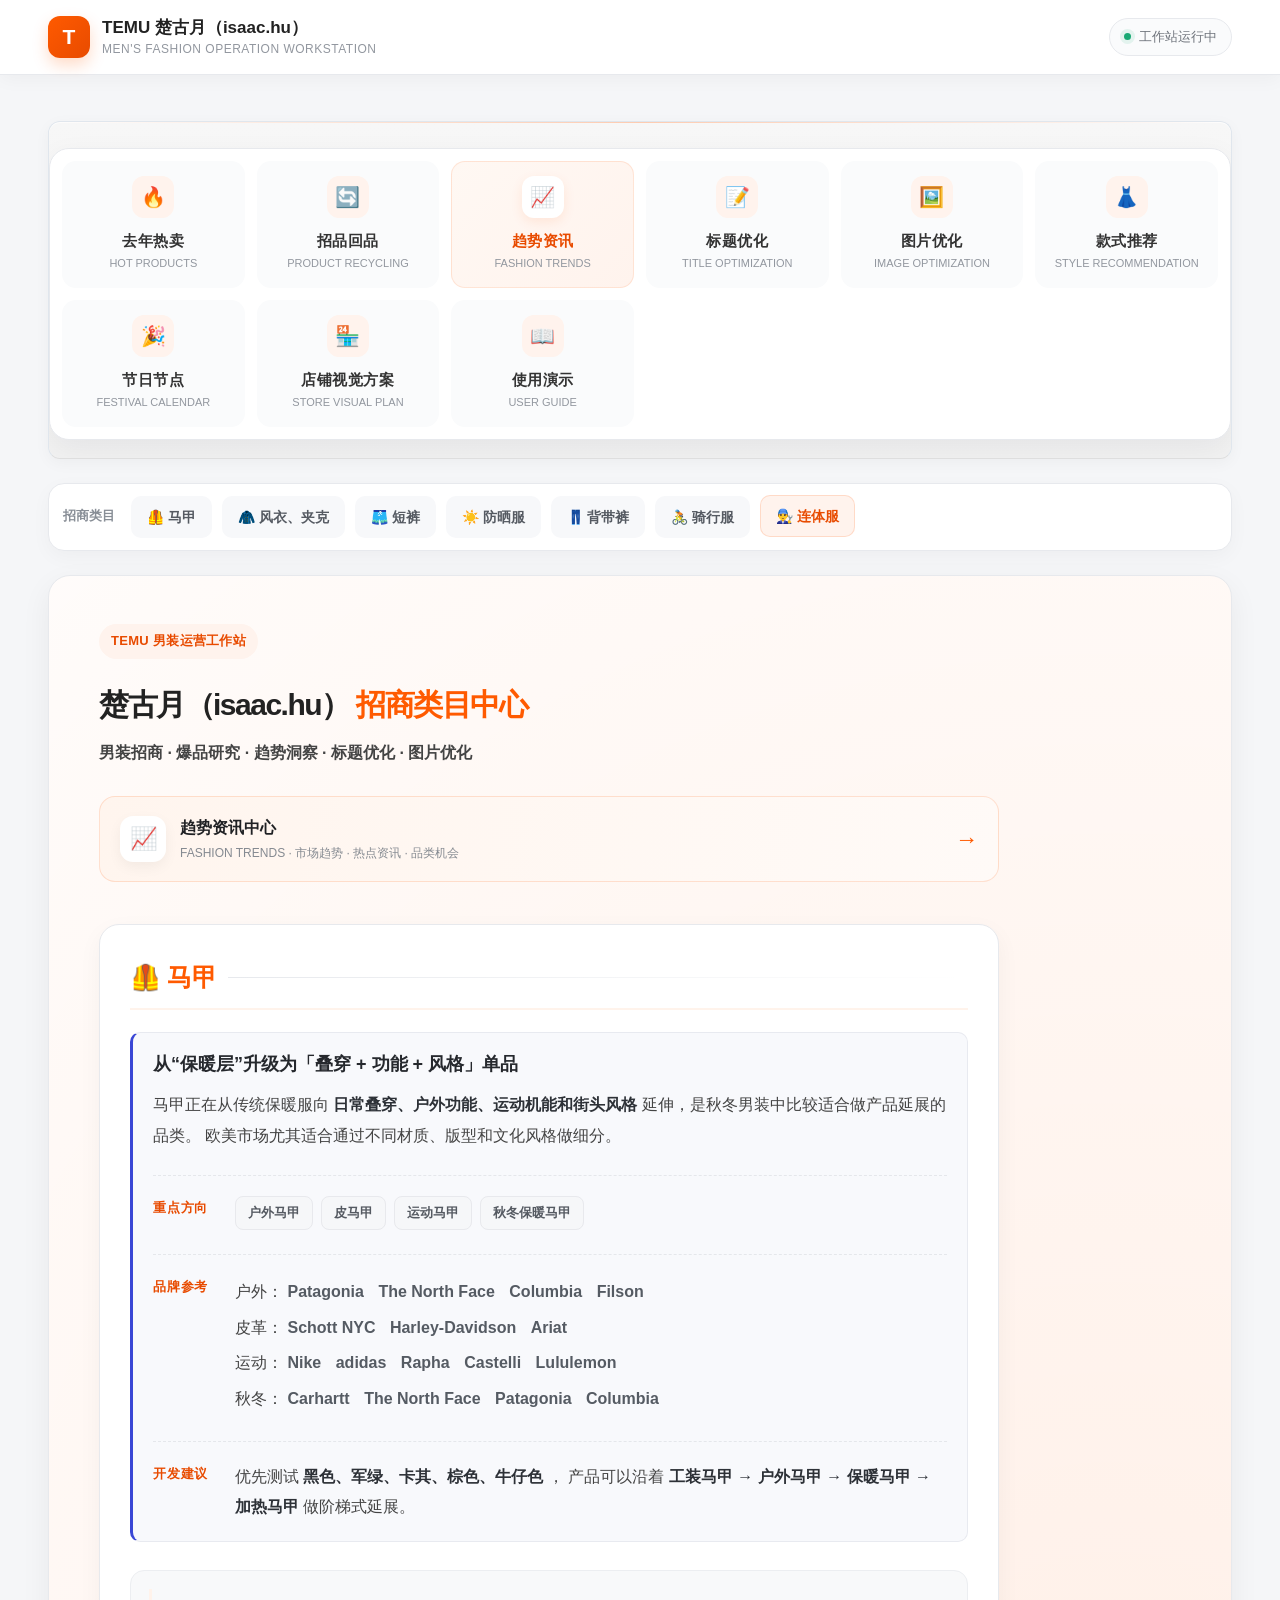
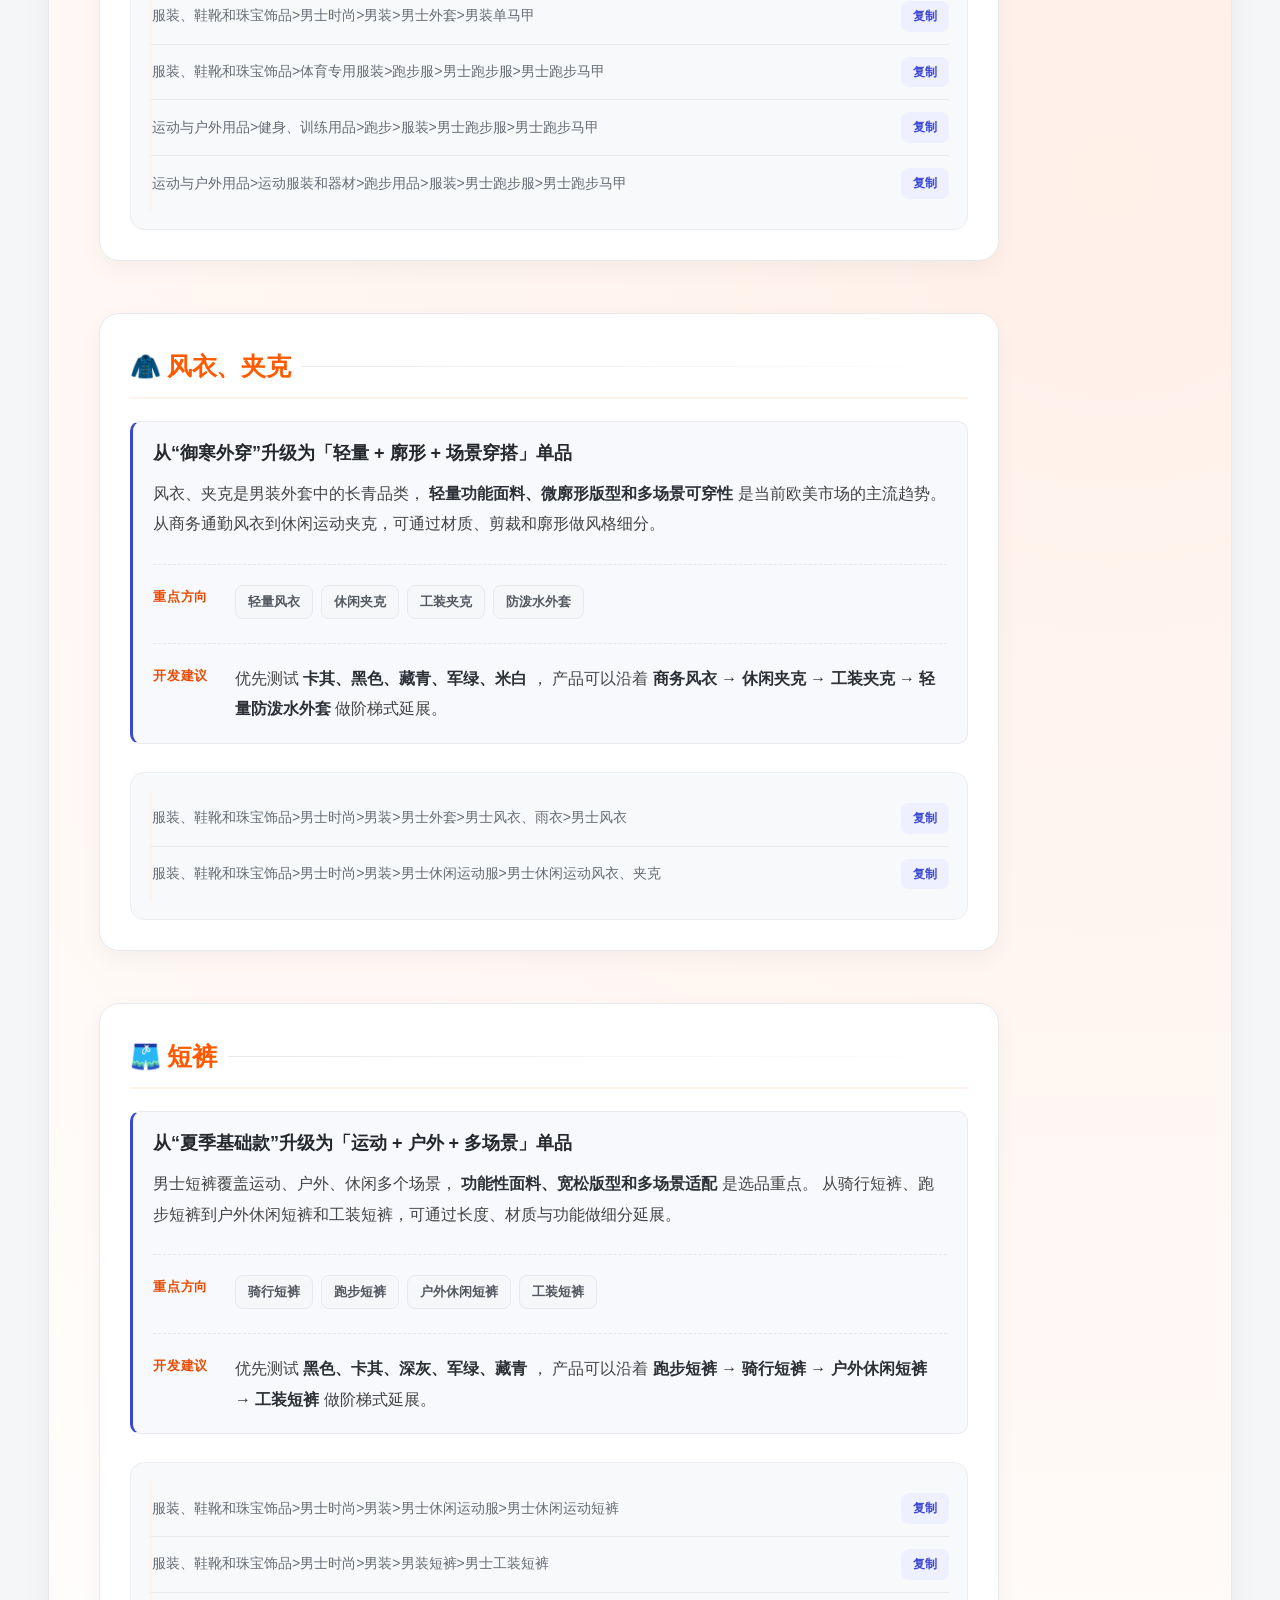
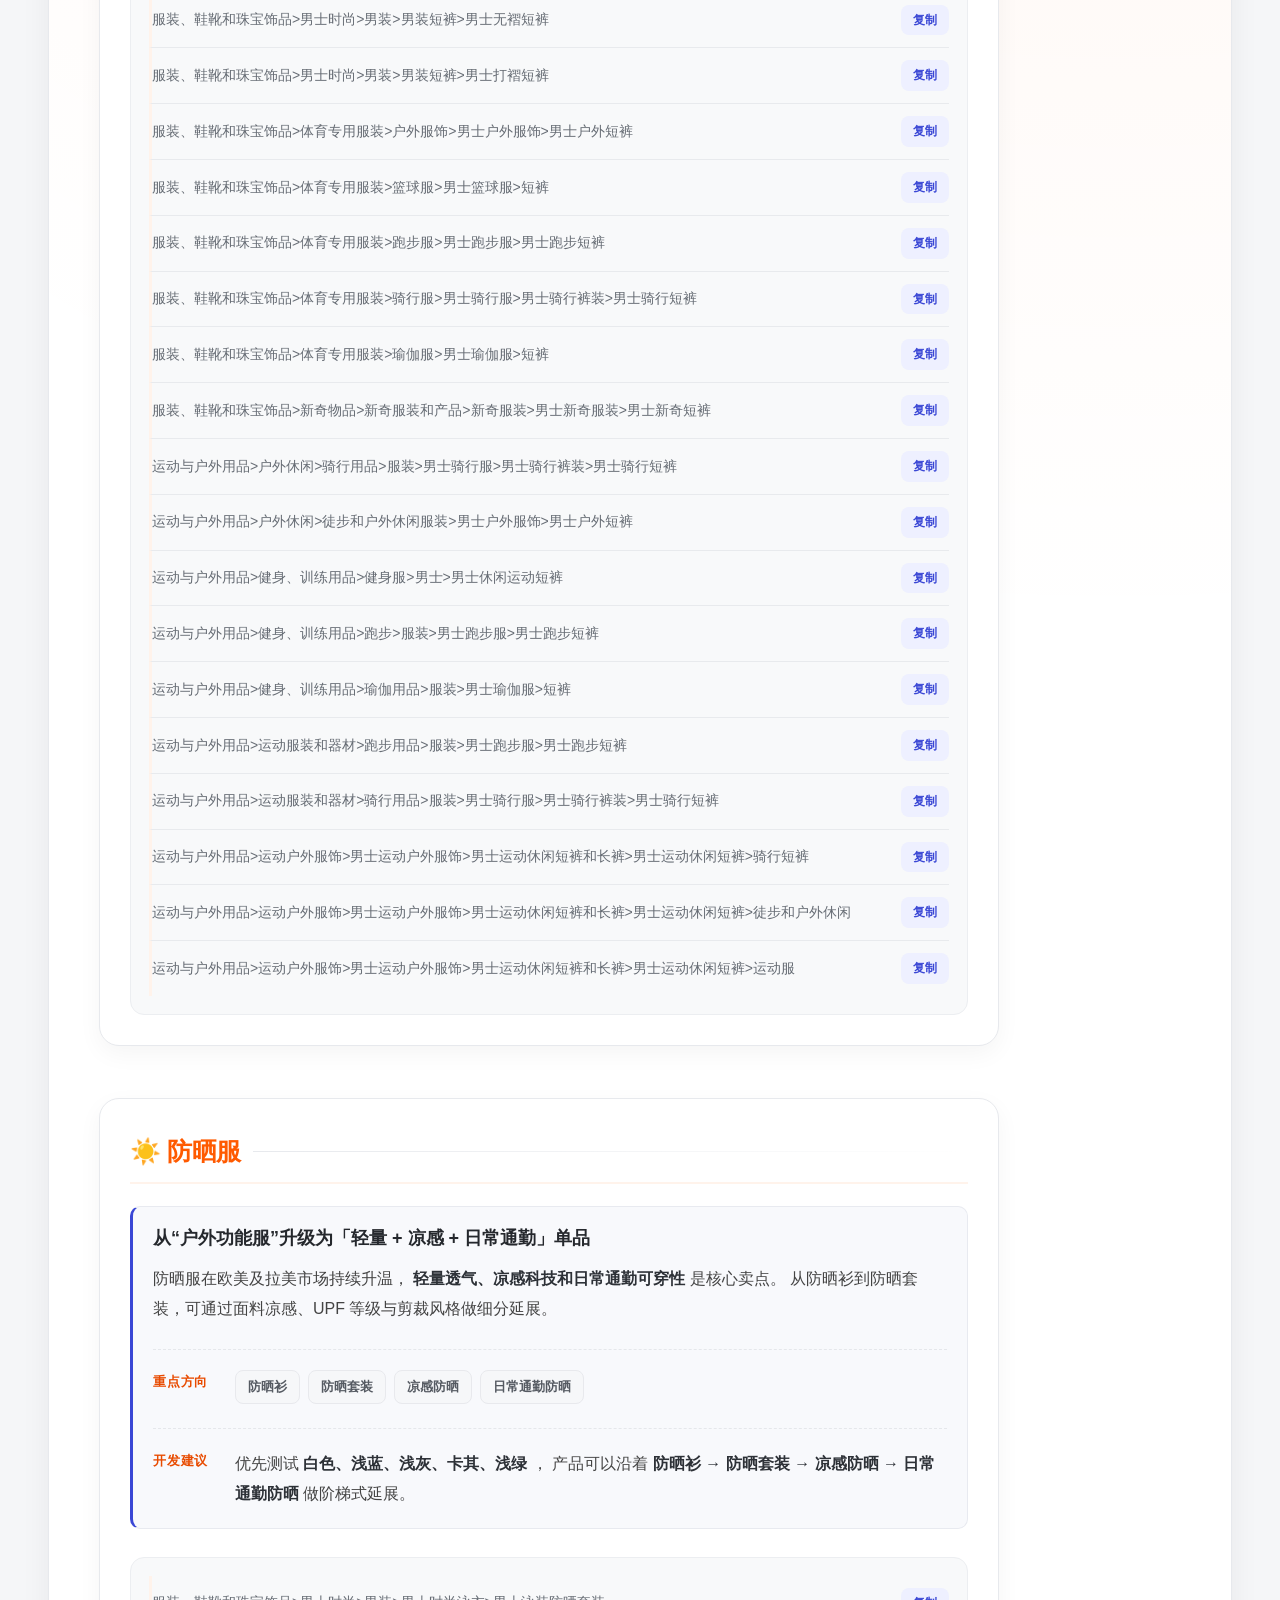
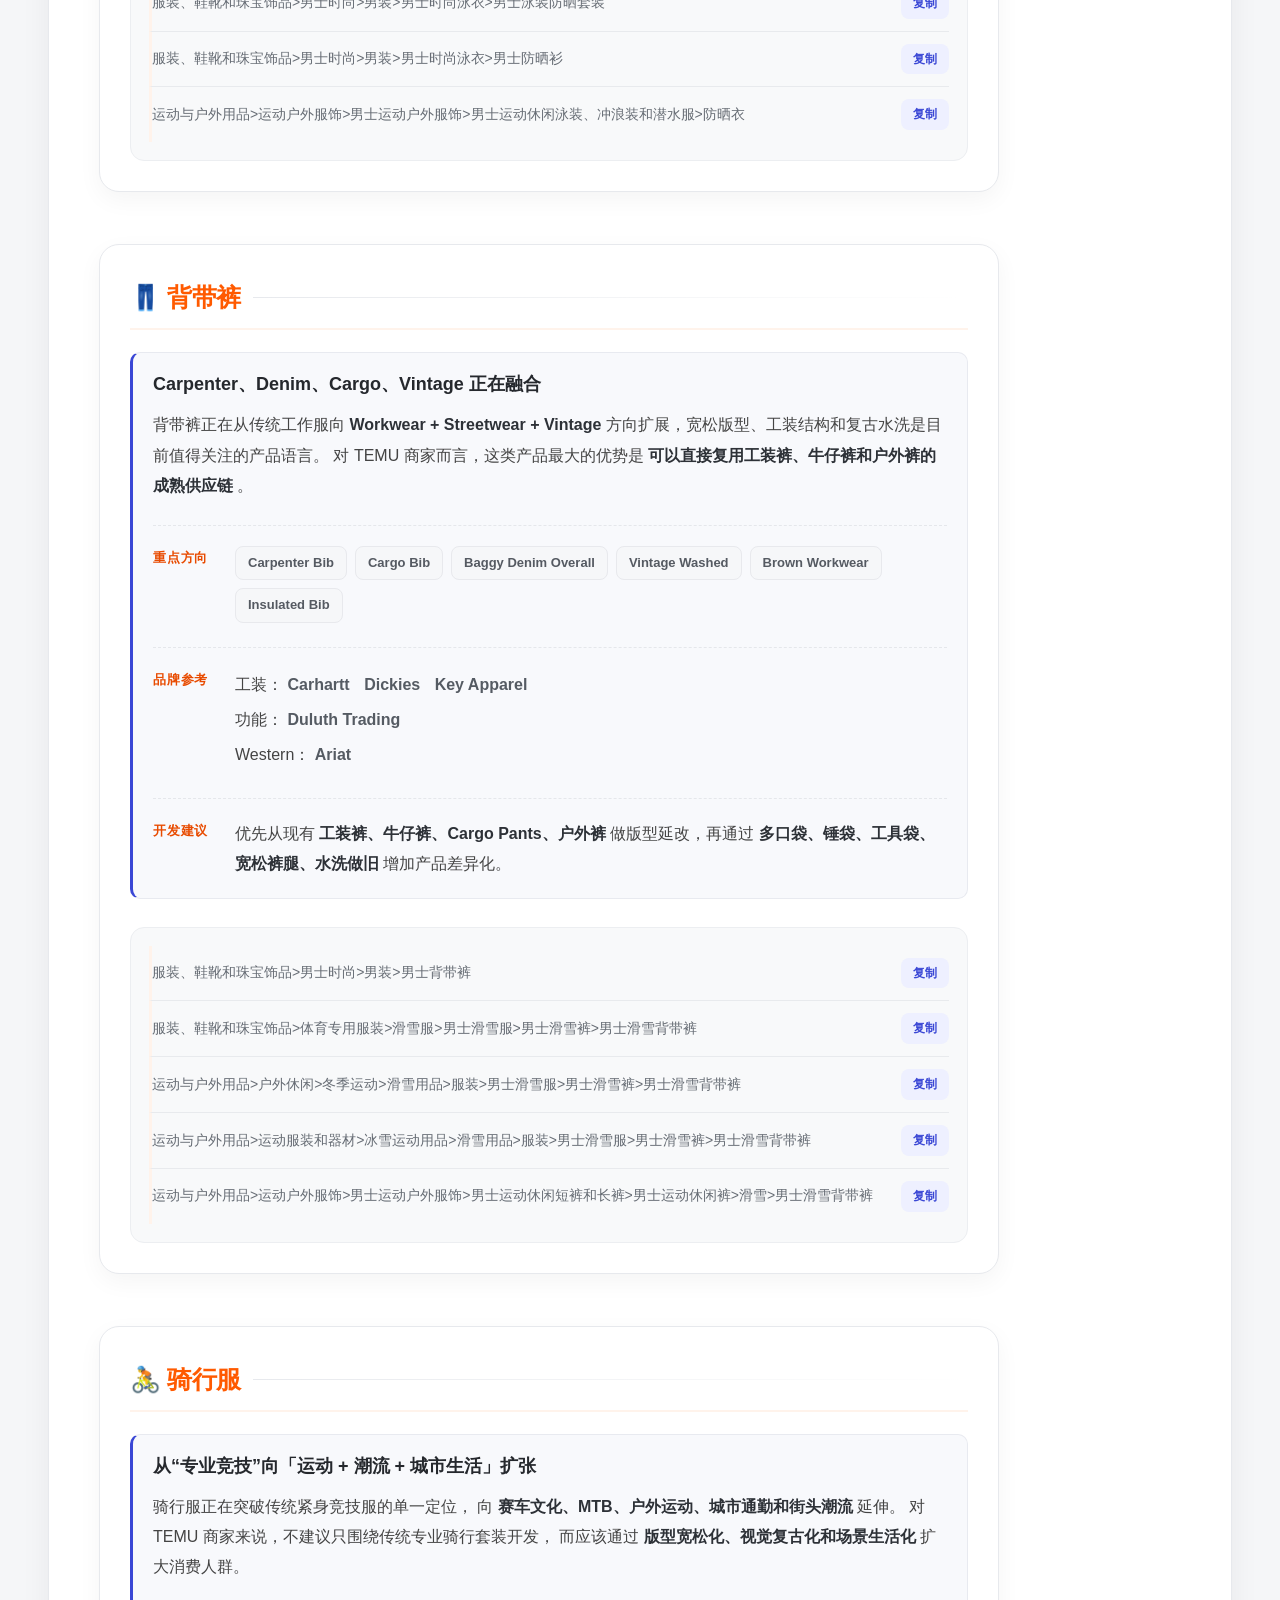
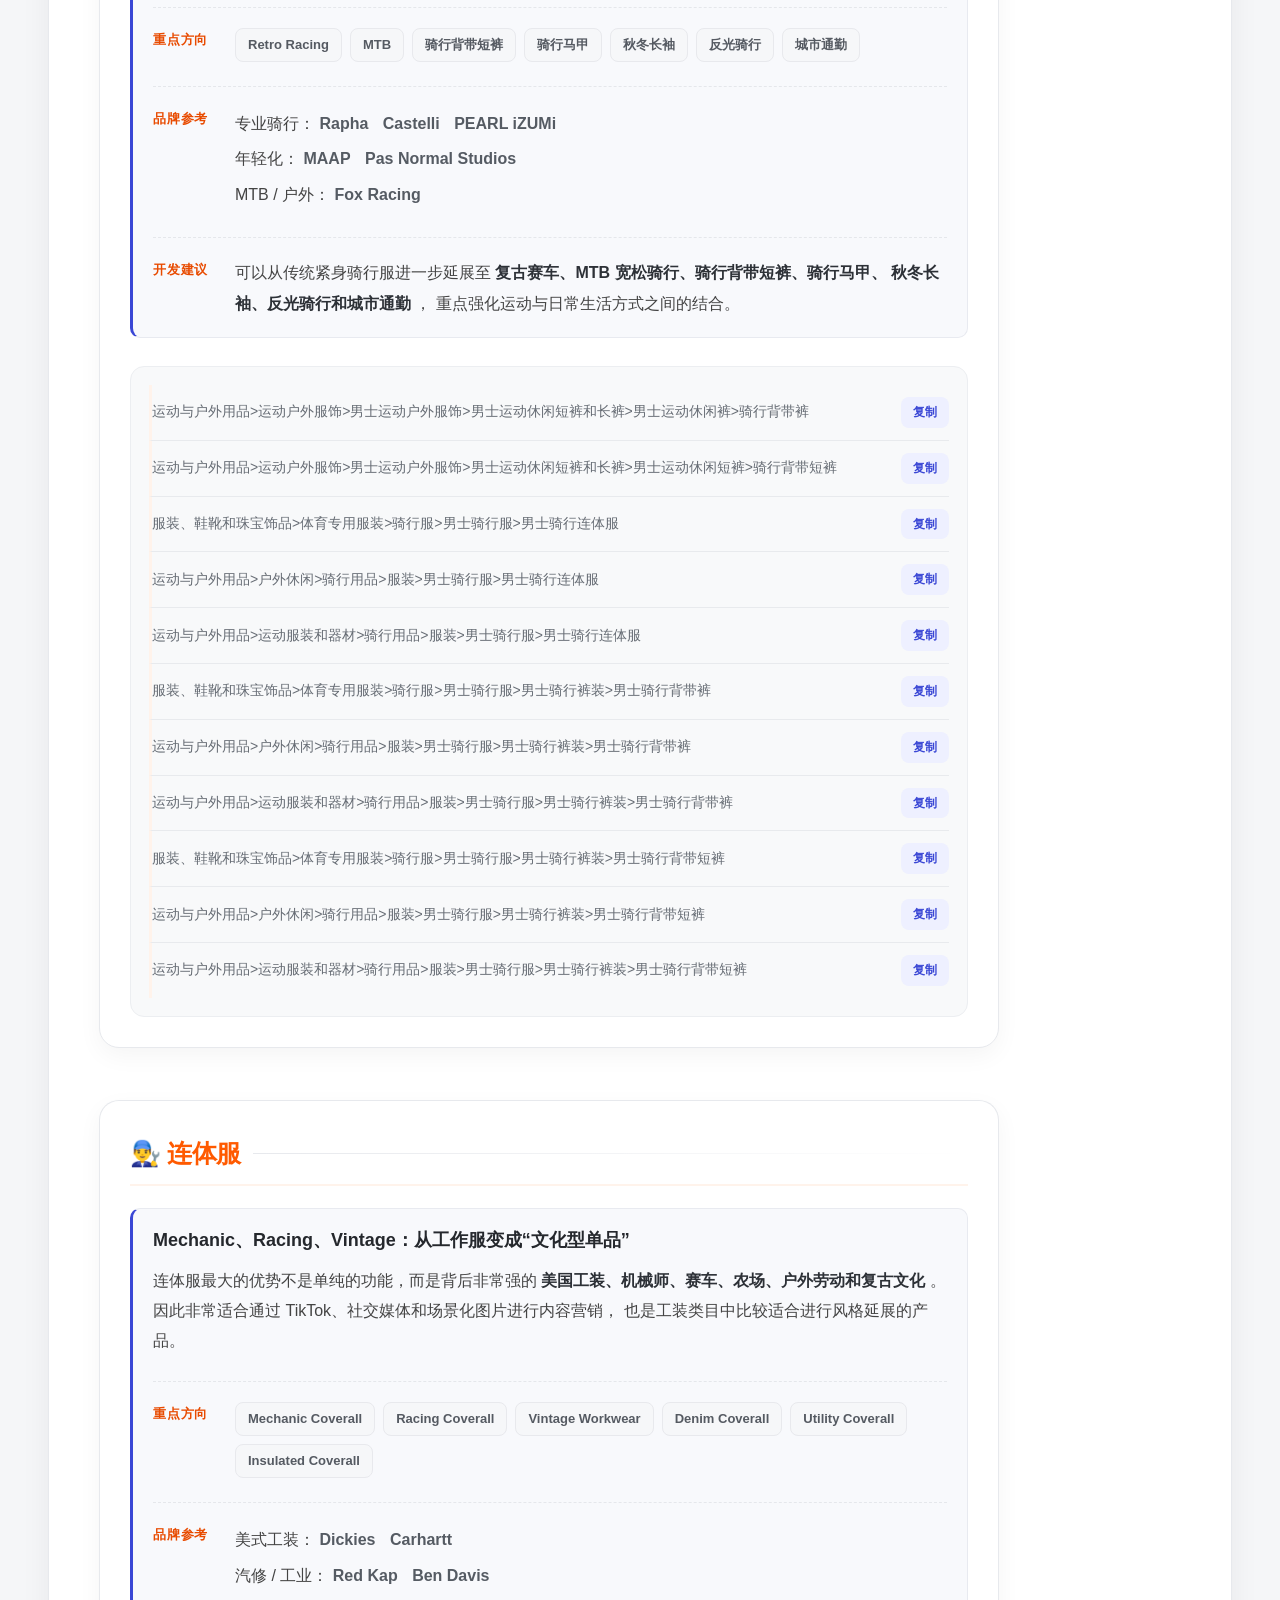
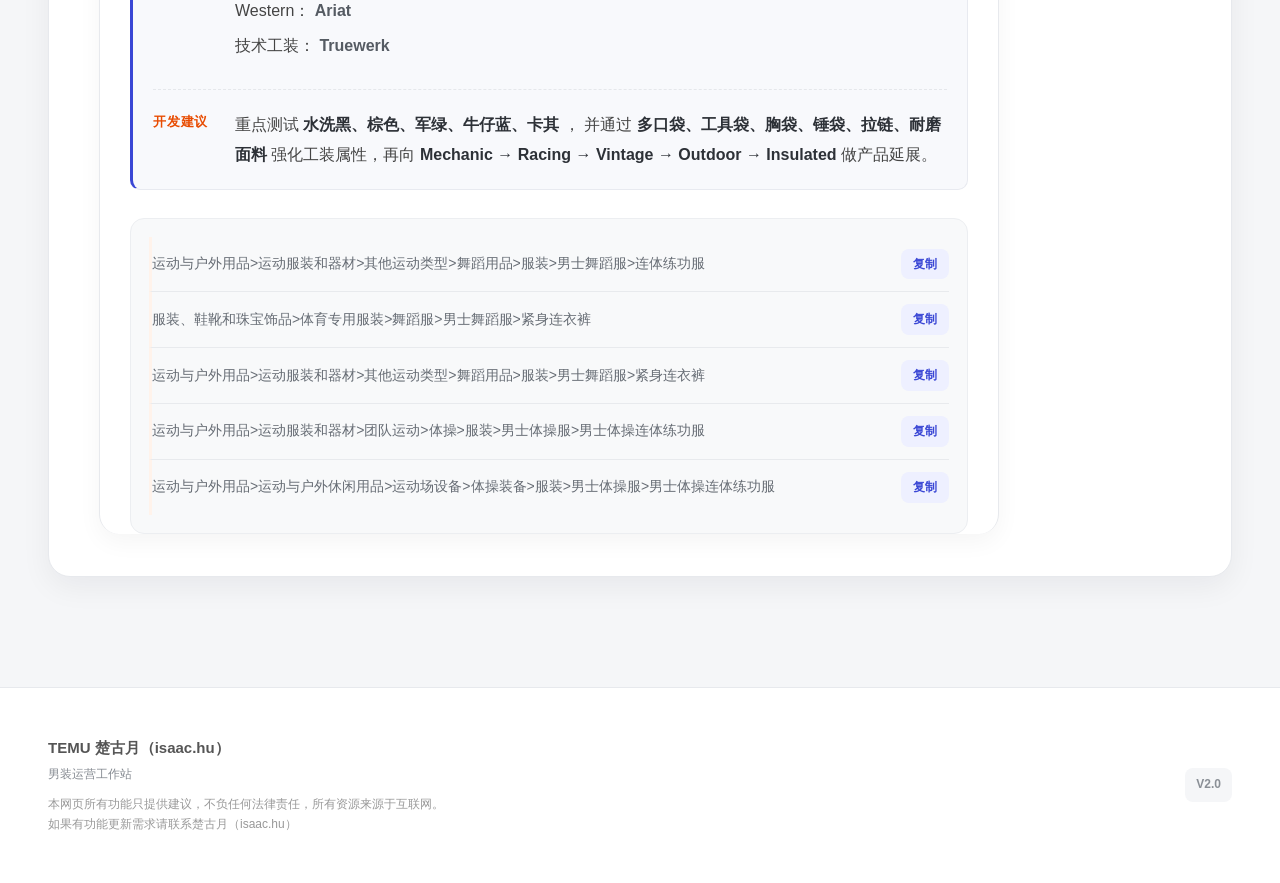
<file: index.html>
<!DOCTYPE html>
<html lang="zh-CN">

<head>
    <meta charset="UTF-8">

    <meta
        name="viewport"
        content="width=device-width, initial-scale=1.0"
    >

    <meta
        name="description"
        content="TEMU 楚古月(isaac.hu) - 男装运营工作站"
    >

    <title>TEMU 楚古月（isaac.hu）｜男装运营工作站</title>

    <!-- =========================
         网络性能优化
    ========================== -->
    <link rel="dns-prefetch" href="//github.com">
    <link rel="preconnect" href="https://github.com" crossorigin>

    <link
        rel="prefetch"
        href="assets/pdf/Operation%20Demonstration.pdf"
        as="document"
    >

    <link
        rel="prefetch"
        href="assets/pdf/picture.pdf"
        as="document"
    >

    <!-- =========================
         全局 CSS
    ========================== -->
    <link
        rel="stylesheet"
        href="assets/css/style.css"
    >

    <!-- =========================
         首页专用样式
    ========================== -->
    <style>

        /* =====================================================
           基础变量
        ===================================================== */

        :root {
            --work-orange: #ff5a00;
            --work-orange-dark: #e84b00;
            --work-orange-light: #fff3ed;

            --work-bg: #f5f6f8;
            --work-card: #ffffff;

            --work-text: #202124;
            --work-text-secondary: #62666d;
            --work-text-light: #92979f;

            --work-border: #e7e9ed;

            --work-shadow:
                0 10px 30px rgba(20, 24, 32, 0.06);

            --work-radius: 16px;
        }


        /* =====================================================
           页面基础
        ===================================================== */

        body {
            font-size: 16px;
            color: var(--work-text);
            background: var(--work-bg);
        }


        /* =====================================================
           顶部 Header
        ===================================================== */

        .site-header {
            position: sticky;
            top: 0;
            z-index: 1000;

            background: rgba(255, 255, 255, 0.96);
            backdrop-filter: blur(16px);

            border-bottom: 1px solid var(--work-border);

            box-shadow:
                0 4px 18px rgba(0, 0, 0, 0.04);
        }


        .header-container {
            width: min(1440px, calc(100% - 48px));
            min-height: 74px;

            margin: 0 auto;

            display: flex;
            align-items: center;
            justify-content: space-between;

            gap: 24px;
        }


        /* =====================================================
           Logo
        ===================================================== */

        .site-logo {
            display: flex;
            align-items: center;

            gap: 12px;

            text-decoration: none;
            color: inherit;

            min-width: 0;
        }


        .logo-icon {
            width: 42px;
            height: 42px;

            flex: 0 0 42px;

            display: flex;
            align-items: center;
            justify-content: center;

            border-radius: 12px;

            background:
                linear-gradient(
                    135deg,
                    var(--work-orange),
                    var(--work-orange-dark)
                );

            color: #fff;

            font-size: 21px;
            font-weight: 900;

            box-shadow:
                0 7px 16px rgba(255, 90, 0, 0.22);
        }


        .logo-text {
            display: flex;
            flex-direction: column;

            line-height: 1.2;
        }


        .logo-text strong {
            font-size: 17px;
            font-weight: 800;
        }


        .logo-text span {
            margin-top: 4px;

            font-size: 12px;
            color: var(--work-text-light);

            letter-spacing: 0.5px;
        }


        /* =====================================================
           Header 状态
        ===================================================== */

        .header-status {
            display: flex;
            align-items: center;

            gap: 8px;

            padding: 8px 14px;

            border: 1px solid #e7e9ed;
            border-radius: 999px;

            background: #fafbfc;

            font-size: 13px;
            color: #70757d;
        }


        .status-dot {
            width: 7px;
            height: 7px;

            border-radius: 50%;

            background: #19a974;

            box-shadow:
                0 0 0 4px rgba(25, 169, 116, 0.10);
        }


        /* =====================================================
           主体宽度
        ===================================================== */

        .main-container {
            width: min(1440px, calc(100% - 48px));
            margin: 0 auto;
        }


        /* =====================================================
           工作站工具栏
        ===================================================== */

        .tools-bar {
            margin-top: 26px;
        }


        .tools-bar-content {
            display: grid;

            grid-template-columns:
                repeat(6, minmax(0, 1fr));

            gap: 12px;

            padding: 12px;

            background: #fff;

            border: 1px solid var(--work-border);
            border-radius: 20px;

            box-shadow: var(--work-shadow);
        }


        /* =====================================================
           工具按钮
        ===================================================== */

        .tool-item {
            position: relative;

            min-height: 82px;

            display: flex;
            align-items: center;

            gap: 13px;

            padding: 14px 16px;

            text-decoration: none;
            color: var(--work-text);

            border-radius: 14px;

            background: #fafbfc;

            border: 1px solid transparent;

            transition:
                transform 0.22s ease,
                background 0.22s ease,
                border-color 0.22s ease,
                box-shadow 0.22s ease;
        }


        .tool-item:hover {
            transform: translateY(-3px);

            background: #fff;

            border-color:
                rgba(255, 90, 0, 0.20);

            box-shadow:
                0 9px 24px rgba(20, 24, 32, 0.08);
        }


        .tool-item::after {
            content: "→";

            position: absolute;

            right: 14px;
            bottom: 10px;

            color: #c2c5ca;

            font-size: 13px;

            transition:
                transform 0.2s ease,
                color 0.2s ease;
        }


        .tool-item:hover::after {
            color: var(--work-orange);
            transform: translateX(3px);
        }


        .tool-icon {
            width: 42px;
            height: 42px;

            flex: 0 0 42px;

            display: flex;
            align-items: center;
            justify-content: center;

            border-radius: 12px;

            background: var(--work-orange-light);

            font-size: 20px;
        }


        .tool-info {
            display: flex;
            flex-direction: column;

            min-width: 0;
        }


        .tool-name {
            font-size: 15px;
            font-weight: 800;

            line-height: 1.35;
        }


        .tool-desc {
            margin-top: 4px;

            font-size: 11px;

            color: var(--work-text-light);

            white-space: nowrap;
        }


        /* =====================================================
           趋势入口
        ===================================================== */

        .trend-tool {
            background:
                linear-gradient(
                    135deg,
                    #fff8f3,
                    #fff3ed
                );

            border-color:
                rgba(255, 90, 0, 0.12);
        }


        .trend-tool .tool-icon {
            background: #fff;
            box-shadow:
                0 4px 12px rgba(255, 90, 0, 0.10);
        }


        .trend-tool .tool-name {
            color: var(--work-orange-dark);
        }


        /* =====================================================
           类目快捷导航
        ===================================================== */

        .category-nav {
            margin-top: 16px;

            display: flex;
            align-items: center;

            gap: 10px;

            padding: 12px 14px;

            background: #fff;

            border: 1px solid var(--work-border);
            border-radius: 16px;

            box-shadow:
                0 6px 20px rgba(20, 24, 32, 0.035);

            overflow-x: auto;
        }


        .category-nav-label {
            flex: 0 0 auto;

            padding-right: 6px;

            color: #888e96;

            font-size: 13px;
            font-weight: 700;
        }


        .category-nav-link {
            flex: 0 0 auto;

            display: inline-flex;
            align-items: center;
            gap: 7px;

            padding: 9px 15px;

            border-radius: 10px;

            background: #f7f8fa;

            border: 1px solid transparent;

            color: #555a62;

            text-decoration: none;

            font-size: 14px;
            font-weight: 700;

            transition: all 0.2s ease;
        }


        .category-nav-link:hover,
        .category-nav-link.active {
            color: var(--work-orange-dark);

            background: var(--work-orange-light);

            border-color:
                rgba(255, 90, 0, 0.16);

            transform: translateY(-1px);
        }


        /* =====================================================
           Hero
        ===================================================== */

        .hero-section {
            margin-top: 24px;

            padding: 48px 50px 42px;

            background:
                radial-gradient(
                    circle at 90% 15%,
                    rgba(255, 90, 0, 0.09),
                    transparent 30%
                ),
                #fff;

            border:
                1px solid var(--work-border);

            border-radius: 22px;

            box-shadow: var(--work-shadow);
        }


        .hero-badge {
            display: inline-flex;
            align-items: center;

            padding: 7px 12px;

            background: var(--work-orange-light);

            color: var(--work-orange-dark);

            border-radius: 999px;

            font-size: 13px;
            font-weight: 800;

            letter-spacing: 0.3px;
        }


        .hero-title {
            margin: 18px 0 0;

            font-size: clamp(32px, 4vw, 48px);

            line-height: 1.15;

            letter-spacing: -1.5px;
        }


        .hero-title span {
            color: var(--work-orange);
        }


        .hero-subtitle {
            margin-top: 16px;

            font-size: 18px;

            line-height: 1.8;

            color: #646a72;
        }


        /* =====================================================
           Hero 趋势卡
        ===================================================== */

        .hero-trend-card {
            margin-top: 28px;

            display: flex;
            align-items: center;
            justify-content: space-between;

            gap: 20px;

            padding: 18px 20px;

            background:
                linear-gradient(
                    100deg,
                    #fff5ee,
                    #fffaf7
                );

            border:
                1px solid rgba(255, 90, 0, 0.16);

            border-radius: 16px;

            text-decoration: none;

            color: inherit;

            transition:
                transform 0.22s ease,
                box-shadow 0.22s ease;
        }


        .hero-trend-card:hover {
            transform: translateY(-2px);

            box-shadow:
                0 12px 28px rgba(255, 90, 0, 0.10);
        }


        .hero-trend-left {
            display: flex;
            align-items: center;
            gap: 14px;
        }


        .hero-trend-icon {
            width: 46px;
            height: 46px;

            display: flex;
            align-items: center;
            justify-content: center;

            background: #fff;

            border-radius: 13px;

            font-size: 22px;

            box-shadow:
                0 5px 14px rgba(0, 0, 0, 0.05);
        }


        .hero-trend-title {
            font-size: 16px;
            font-weight: 900;
        }


        .hero-trend-desc {
            margin-top: 4px;

            font-size: 12px;

            color: #858a91;
        }


        .hero-trend-arrow {
            font-size: 23px;

            color: var(--work-orange);

            transition:
                transform 0.2s ease;
        }


        .hero-trend-card:hover .hero-trend-arrow {
            transform: translateX(5px);
        }


        /* =====================================================
           类目内容
        ===================================================== */

        .hero-description {
            margin-top: 42px;

            display: flex;
            flex-direction: column;

            gap: 28px;
        }


        .category-group {
            scroll-margin-top: 110px;

            padding: 30px;

            background: #fff;

            border: 1px solid var(--work-border);

            border-radius: 20px;

            box-shadow:
                0 8px 24px rgba(20, 24, 32, 0.045);

            transition:
                border-color 0.25s ease,
                box-shadow 0.25s ease;
        }


        .category-group.highlight {
            border-color:
                rgba(255, 90, 0, 0.35);

            box-shadow:
                0 12px 34px rgba(255, 90, 0, 0.10);
        }


        /* =====================================================
           类目标题
        ===================================================== */

        .category-title {
            display: flex;
            align-items: center;

            gap: 12px;

            margin-bottom: 22px;

            font-size: 25px;
            font-weight: 900;

            letter-spacing: -0.4px;
        }


        .category-title::after {
            content: "";

            flex: 1;

            height: 1px;

            background:
                linear-gradient(
                    90deg,
                    #e7e9ed,
                    transparent
                );
        }


        /* =====================================================
           类目简介
        ===================================================== */

        .category-intro {
            font-size: 16px;

            line-height: 1.9;

            color: #555b63;
        }


        .intro-headline {
            margin-bottom: 12px;

            font-size: 18px;

            font-weight: 850;

            color: #25282d;
        }


        .category-intro p {
            margin: 0;
        }


        .category-intro strong {
            color: #2d3137;
            font-weight: 800;
        }


        /* =====================================================
           信息模块
        ===================================================== */

        .intro-section {
            margin-top: 24px;

            padding-top: 20px;

            border-top:
                1px dashed #e5e7eb;
        }


        .intro-label {
            display: block;

            margin-bottom: 10px;

            color: var(--work-orange-dark);

            font-size: 13px;

            font-weight: 900;

            letter-spacing: 0.8px;
        }


        /* =====================================================
           标签
        ===================================================== */

        .intro-tags {
            display: flex;

            flex-wrap: wrap;

            gap: 8px;
        }


        .intro-tags span {
            padding: 7px 12px;

            border-radius: 8px;

            background: #f6f7f9;

            border:
                1px solid #e8e9ed;

            color: #555a62;

            font-size: 13px;

            font-weight: 700;
        }


        /* =====================================================
           品牌链接
        ===================================================== */

        .brand-links {
            line-height: 2.15 !important;
        }


        .brand-links a {
            display: inline-block;

            margin-right: 10px;

            color: #555b63;

            font-weight: 700;

            text-decoration: none;

            border-bottom:
                1px solid transparent;

            transition:
                color 0.2s ease,
                border-color 0.2s ease;
        }


        .brand-links a:hover {
            color: var(--work-orange);

            border-bottom-color:
                var(--work-orange);
        }


        /* =====================================================
           类目路径
        ===================================================== */

        .category-items {
            margin-top: 28px;

            padding: 18px;

            background: #f8f9fa;

            border-radius: 14px;

            border:
                1px solid #eceef1;
        }


        .category-items p {
            display: flex;
            align-items: center;

            gap: 12px;

            margin: 0;

            padding: 12px 0;

            border-bottom:
                1px solid #e8eaed;
        }


        .category-items p:last-child {
            border-bottom: none;
        }


        .category-text {
            flex: 1;

            min-width: 0;

            color: #666c74;

            font-size: 14px;

            line-height: 1.7;

            word-break: break-all;
        }


        /* =====================================================
           复制按钮
        ===================================================== */

        .category-copy-btn {
            flex: 0 0 auto;

            border: 0;

            border-radius: 8px;

            padding: 7px 12px;

            background: #eef0ff;

            color: #3a47d5;

            font-size: 12px;
            font-weight: 700;

            line-height: 1.4;

            cursor: pointer;

            white-space: nowrap;

            transition:
                all 0.2s ease;
        }


        .category-copy-btn:hover {
            background: #3a47d5;
            color: #fff;

            transform: translateY(-1px);
        }


        .category-copy-btn.copied {
            background: #11998e;
            color: #fff;
        }


        /* =====================================================
           Footer
        ===================================================== */

        .site-footer {
            margin-top: 50px;

            padding: 32px 0;

            background: #fff;

            border-top:
                1px solid var(--work-border);
        }


        .footer-container {
            width: min(1440px, calc(100% - 48px));

            margin: 0 auto;

            display: flex;
            align-items: center;
            justify-content: space-between;

            gap: 30px;
        }


        .footer-container strong {
            display: block;

            font-size: 15px;
        }


        .footer-container > div:first-child > span {
            display: block;

            margin-top: 5px;

            color: #858a91;

            font-size: 12px;
        }


        .footer-version {
            padding: 7px 11px;

            border-radius: 8px;

            background: #f5f6f8;

            color: #8a8f96;

            font-size: 12px;
            font-weight: 700;
        }


        /* =====================================================
           响应式
        ===================================================== */

        @media (max-width: 1100px) {

            .tools-bar-content {
                grid-template-columns:
                    repeat(3, minmax(0, 1fr));
            }

        }


        @media (max-width: 760px) {

            .header-container,
            .main-container,
            .footer-container {
                width: min(
                    100% - 28px,
                    1440px
                );
            }


            .header-container {
                min-height: 66px;
            }


            .header-status {
                display: none;
            }


            .tools-bar-content {
                grid-template-columns:
                    repeat(2, minmax(0, 1fr));

                gap: 8px;

                padding: 9px;
            }


            .tool-item {
                min-height: 72px;

                padding: 11px;
            }


            .tool-icon {
                width: 36px;
                height: 36px;

                flex-basis: 36px;

                font-size: 17px;
            }


            .tool-name {
                font-size: 14px;
            }


            .tool-desc {
                display: none;
            }


            .hero-section {
                padding: 32px 22px;
            }


            .hero-title {
                font-size: 34px;
            }


            .hero-subtitle {
                font-size: 16px;
            }


            .category-group {
                padding: 22px 18px;
            }


            .category-title {
                font-size: 22px;
            }


            .category-intro {
                font-size: 15px;

                line-height: 1.85;
            }


            .category-items {
                padding: 12px;
            }


            .category-items p {
                align-items: flex-start;
            }


            .category-copy-btn {
                padding: 6px 9px;
                font-size: 11px;
            }


            .footer-container {
                align-items: flex-start;

                flex-direction: column;
            }

        }


        @media (max-width: 480px) {

            .logo-text strong {
                font-size: 14px;
            }


            .logo-text span {
                font-size: 10px;
            }


            .logo-icon {
                width: 36px;
                height: 36px;

                flex-basis: 36px;
            }


            .category-nav {
                margin-left: 0;
                margin-right: 0;
            }


            .hero-section {
                margin-top: 18px;
            }


            .hero-trend-card {
                padding: 14px;
            }


            .hero-trend-desc {
                display: none;
            }

        }

    </style>

</head>


<body>


    <!-- =====================================================
         顶部导航
    ====================================================== -->

    <header class="site-header">

        <div class="header-container">

            <!-- Logo -->
            <a
                href="index.html"
                class="site-logo"
                aria-label="TEMU 楚古月首页"
            >

                <div class="logo-icon">
                    T
                </div>

                <div class="logo-text">

                    <strong>
                        TEMU 楚古月（isaac.hu）
                    </strong>

                    <span>
                        MEN'S FASHION OPERATION WORKSTATION
                    </span>

                </div>

            </a>


            <!-- 工作站状态 -->

            <div class="header-status">

                <span class="status-dot"></span>

                <span>
                    工作站运行中
                </span>

            </div>

        </div>

    </header>



    <!-- =====================================================
         主体
    ====================================================== -->

    <main class="main-container">


        <!-- =================================================
             核心工具栏
        ================================================== -->

        <section class="tools-bar">

            <div class="tools-bar-content">


                <!-- 去年热卖 -->

                <a
                    href="hot-sale-recommendations.html"
                    class="tool-item"
                >

                    <span class="tool-icon">
                        🔥
                    </span>

                    <span class="tool-info">

                        <span class="tool-name">
                            去年热卖
                        </span>

                        <span class="tool-desc">
                            HOT PRODUCTS
                        </span>

                    </span>

                </a>



                <!-- 招品回品 -->

                <a
                    href="recycle.html"
                    class="tool-item"
                >

                    <span class="tool-icon">
                        🔄
                    </span>

                    <span class="tool-info">

                        <span class="tool-name">
                            招品回品
                        </span>

                        <span class="tool-desc">
                            PRODUCT RECYCLING
                        </span>

                    </span>

                </a>



                <!-- 趋势资讯 -->

                <a
                    href="trends.html"
                    class="tool-item trend-tool"
                >

                    <span class="tool-icon">
                        📈
                    </span>

                    <span class="tool-info">

                        <span class="tool-name">
                            趋势资讯
                        </span>

                        <span class="tool-desc">
                            FASHION TRENDS
                        </span>

                    </span>

                </a>



                <!-- 标题优化 -->

                <a
                    href="title-optimization.html"
                    class="tool-item"
                >

                    <span class="tool-icon">
                        📝
                    </span>

                    <span class="tool-info">

                        <span class="tool-name">
                            标题优化
                        </span>

                        <span class="tool-desc">
                            TITLE OPTIMIZATION
                        </span>

                    </span>

                </a>



                <!-- 图片优化 -->

                <a
                    href="image-optimization.html"
                    class="tool-item"
                >

                    <span class="tool-icon">
                        🖼️
                    </span>

                    <span class="tool-info">

                        <span class="tool-name">
                            图片优化
                        </span>

                        <span class="tool-desc">
                            IMAGE OPTIMIZATION
                        </span>

                    </span>

                </a>



                <!-- 款式推荐 -->

                <a
                    href="assets/pdf/store.pdf"
                    class="tool-item"
                    target="_blank"
                    rel="noopener"
                >

                    <span class="tool-icon">
                        👗
                    </span>

                    <span class="tool-info">

                        <span class="tool-name">
                            款式推荐
                        </span>

                        <span class="tool-desc">
                            STYLE RECOMMENDATION
                        </span>

                    </span>

                </a>



                <!-- 节日节点 -->

                <a
                    href="assets/pdf/festival-calendar.pdf"
                    class="tool-item"
                    target="_blank"
                    rel="noopener"
                >

                    <span class="tool-icon">
                        🎉
                    </span>

                    <span class="tool-info">

                        <span class="tool-name">
                            节日节点
                        </span>

                        <span class="tool-desc">
                            FESTIVAL CALENDAR
                        </span>

                    </span>

                </a>



                <!-- 店铺视觉方案 -->

                <a
                    href="assets/pdf/picture.pdf"
                    class="tool-item"
                    target="_blank"
                    rel="noopener"
                >

                    <span class="tool-icon">
                        🏪
                    </span>

                    <span class="tool-info">

                        <span class="tool-name">
                            店铺视觉方案
                        </span>

                        <span class="tool-desc">
                            STORE VISUAL PLAN
                        </span>

                    </span>

                </a>



                <!-- 使用演示 -->

                <a
                    href="assets/pdf/Operation%20Demonstration.pdf"
                    class="tool-item"
                    target="_blank"
                    rel="noopener"
                >

                    <span class="tool-icon">
                        📖
                    </span>

                    <span class="tool-info">

                        <span class="tool-name">
                            使用演示
                        </span>

                        <span class="tool-desc">
                            USER GUIDE
                        </span>

                    </span>

                </a>


            </div>

        </section>



        <!-- =================================================
             招商类目快速导航
        ================================================== -->

        <nav
            class="category-nav"
            aria-label="招商类目快速导航"
        >

            <span class="category-nav-label">
                招商类目
            </span>


            <a
                href="#category-vest"
                class="category-nav-link"
                data-target="category-vest"
            >
                🦺
                马甲
            </a>



            <a
                href="#category-windbreaker"
                class="category-nav-link"
                data-target="category-windbreaker"
            >
                🧥
                风衣、夹克
            </a>


            <a
                href="#category-shorts"
                class="category-nav-link"
                data-target="category-shorts"
            >
                🩳
                短裤
            </a>


            <a
                href="#category-sun-protection"
                class="category-nav-link"
                data-target="category-sun-protection"
            >
                ☀️
                防晒服
            </a>

            <a
                href="#category-overall"
                class="category-nav-link"
                data-target="category-overall"
            >
                👖
                背带裤
            </a>


            <a
                href="#category-cycling"
                class="category-nav-link"
                data-target="category-cycling"
            >
                🚴
                骑行服
            </a>


            <a
                href="#category-coverall"
                class="category-nav-link"
                data-target="category-coverall"
            >
                👨‍🔧
                连体服
            </a>

        </nav>



        <!-- =================================================
             Hero
        ================================================== -->

        <section class="hero-section">


            <div class="hero-content">


                <div class="hero-badge">
                    TEMU 男装运营工作站
                </div>


                <h1 class="hero-title">
                    楚古月（isaac.hu）
                    <span>
                        招商类目中心
                    </span>
                </h1>


                <p class="hero-subtitle">
                    男装招商 · 爆品研究 · 趋势洞察 · 标题优化 · 图片优化
                </p>



                <!-- 趋势资讯入口 -->

                <a
                    href="trends.html"
                    class="hero-trend-card"
                >

                    <div class="hero-trend-left">

                        <div class="hero-trend-icon">
                            📈
                        </div>

                        <div>

                            <div class="hero-trend-title">
                                趋势资讯中心
                            </div>

                            <div class="hero-trend-desc">
                                FASHION TRENDS · 市场趋势 · 热点资讯 · 品类机会
                            </div>

                        </div>

                    </div>


                    <div class="hero-trend-arrow">
                        →
                    </div>

                </a>


                <div class="hero-description">


                    <!-- =================================================
                         马甲
                    ================================================== -->

                    <div
                        class="category-group"
                        id="category-vest"
                    >

                        <div class="category-title">
                            🦺 马甲
                        </div>


                        <div class="category-intro">

                            <div class="intro-headline">
                                从“保暖层”升级为「叠穿 + 功能 + 风格」单品
                            </div>


                            <p>
                                马甲正在从传统保暖服向
                                <strong>
                                    日常叠穿、户外功能、运动机能和街头风格
                                </strong>
                                延伸，是秋冬男装中比较适合做产品延展的品类。
                                欧美市场尤其适合通过不同材质、版型和文化风格做细分。
                            </p>


                            <div class="intro-section">

                                <span class="intro-label">
                                    重点方向
                                </span>

                                <div class="intro-tags">

                                    <span>户外马甲</span>
                                    <span>皮马甲</span>
                                    <span>运动马甲</span>
                                    <span>秋冬保暖马甲</span>

                                </div>

                            </div>


                            <div class="intro-section">

                                <span class="intro-label">
                                    品牌参考
                                </span>


                                <p class="brand-links">

                                    户外：

                                    <a href="https://www.patagonia.com/" target="_blank" rel="noopener">
                                        Patagonia
                                    </a>

                                    <a href="https://www.thenorthface.com/" target="_blank" rel="noopener">
                                        The North Face
                                    </a>

                                    <a href="https://www.columbia.com/" target="_blank" rel="noopener">
                                        Columbia
                                    </a>

                                    <a href="https://www.filson.com/" target="_blank" rel="noopener">
                                        Filson
                                    </a>

                                    <br>

                                    皮革：

                                    <a href="https://www.schottnyc.com/" target="_blank" rel="noopener">
                                        Schott NYC
                                    </a>

                                    <a href="https://www.harley-davidson.com/" target="_blank" rel="noopener">
                                        Harley-Davidson
                                    </a>

                                    <a href="https://www.ariat.com/" target="_blank" rel="noopener">
                                        Ariat
                                    </a>

                                    <br>

                                    运动：

                                    <a href="https://www.nike.com/" target="_blank" rel="noopener">
                                        Nike
                                    </a>

                                    <a href="https://www.adidas.com/" target="_blank" rel="noopener">
                                        adidas
                                    </a>

                                    <a href="https://www.rapha.cc/" target="_blank" rel="noopener">
                                        Rapha
                                    </a>

                                    <a href="https://www.castelli-cycling.com/" target="_blank" rel="noopener">
                                        Castelli
                                    </a>

                                    <a href="https://shop.lululemon.com/" target="_blank" rel="noopener">
                                        Lululemon
                                    </a>

                                    <br>

                                    秋冬：

                                    <a href="https://www.carhartt.com/" target="_blank" rel="noopener">
                                        Carhartt
                                    </a>

                                    <a href="https://www.thenorthface.com/" target="_blank" rel="noopener">
                                        The North Face
                                    </a>

                                    <a href="https://www.patagonia.com/" target="_blank" rel="noopener">
                                        Patagonia
                                    </a>

                                    <a href="https://www.columbia.com/" target="_blank" rel="noopener">
                                        Columbia
                                    </a>

                                </p>

                            </div>


                            <div class="intro-section">

                                <span class="intro-label">
                                    开发建议
                                </span>

                                <p>
                                    优先测试
                                    <strong>
                                        黑色、军绿、卡其、棕色、牛仔色
                                    </strong>，
                                    产品可以沿着
                                    <strong>
                                        工装马甲 → 户外马甲 → 保暖马甲 → 加热马甲
                                    </strong>
                                    做阶梯式延展。
                                </p>

                            </div>

                        </div>


                        <div class="category-items">

                            <p>
                                <span class="category-text">
                                    服装、鞋靴和珠宝饰品>男士时尚>男装>男士外套>男装单马甲
                                </span>

                                <button type="button" class="category-copy-btn">
                                    复制
                                </button>
                            </p>


                            <p>
                                <span class="category-text">
                                    服装、鞋靴和珠宝饰品>体育专用服装>跑步服>男士跑步服>男士跑步马甲
                                </span>

                                <button type="button" class="category-copy-btn">
                                    复制
                                </button>
                            </p>


                            <p>
                                <span class="category-text">
                                    运动与户外用品>健身、训练用品>跑步>服装>男士跑步服>男士跑步马甲
                                </span>

                                <button type="button" class="category-copy-btn">
                                    复制
                                </button>
                            </p>


                            <p>
                                <span class="category-text">
                                    运动与户外用品>运动服装和器材>跑步用品>服装>男士跑步服>男士跑步马甲
                                </span>

                                <button type="button" class="category-copy-btn">
                                    复制
                                </button>
                            </p>

                        </div>

                    </div>




                    <!-- =================================================
                         风衣、夹克
                    ================================================== -->

                    <div
                        class="category-group"
                        id="category-windbreaker"
                    >

                        <div class="category-title">
                            🧥 风衣、夹克
                        </div>


                        <div class="category-intro">

                            <div class="intro-headline">
                                从“御寒外穿”升级为「轻量 + 廓形 + 场景穿搭」单品
                            </div>


                            <p>
                                风衣、夹克是男装外套中的长青品类，
                                <strong>
                                    轻量功能面料、微廓形版型和多场景可穿性
                                </strong>
                                是当前欧美市场的主流趋势。
                                从商务通勤风衣到休闲运动夹克，可通过材质、剪裁和廓形做风格细分。
                            </p>


                            <div class="intro-section">

                                <span class="intro-label">
                                    重点方向
                                </span>

                                <div class="intro-tags">

                                    <span>轻量风衣</span>
                                    <span>休闲夹克</span>
                                    <span>工装夹克</span>
                                    <span>防泼水外套</span>

                                </div>

                            </div>


                            <div class="intro-section">

                                <span class="intro-label">
                                    开发建议
                                </span>

                                <p>
                                    优先测试
                                    <strong>
                                        卡其、黑色、藏青、军绿、米白
                                    </strong>，
                                    产品可以沿着
                                    <strong>
                                        商务风衣 → 休闲夹克 → 工装夹克 → 轻量防泼水外套
                                    </strong>
                                    做阶梯式延展。
                                </p>

                            </div>

                        </div>


                        <div class="category-items">

                            <p>
                                <span class="category-text">
                                    服装、鞋靴和珠宝饰品>男士时尚>男装>男士外套>男士风衣、雨衣>男士风衣
                                </span>

                                <button type="button" class="category-copy-btn">
                                    复制
                                </button>
                            </p>


                            <p>
                                <span class="category-text">
                                    服装、鞋靴和珠宝饰品>男士时尚>男装>男士休闲运动服>男士休闲运动风衣、夹克
                                </span>

                                <button type="button" class="category-copy-btn">
                                    复制
                                </button>
                            </p>

                        </div>

                    </div>


                    <!-- =================================================
                         短裤
                    ================================================== -->

                    <div
                        class="category-group"
                        id="category-shorts"
                    >

                        <div class="category-title">
                            🩳 短裤
                        </div>


                        <div class="category-intro">

                            <div class="intro-headline">
                                从“夏季基础款”升级为「运动 + 户外 + 多场景」单品
                            </div>


                            <p>
                                男士短裤覆盖运动、户外、休闲多个场景，
                                <strong>
                                    功能性面料、宽松版型和多场景适配
                                </strong>
                                是选品重点。
                                从骑行短裤、跑步短裤到户外休闲短裤和工装短裤，可通过长度、材质与功能做细分延展。
                            </p>


                            <div class="intro-section">

                                <span class="intro-label">
                                    重点方向
                                </span>

                                <div class="intro-tags">

                                    <span>骑行短裤</span>
                                    <span>跑步短裤</span>
                                    <span>户外休闲短裤</span>
                                    <span>工装短裤</span>

                                </div>

                            </div>


                            <div class="intro-section">

                                <span class="intro-label">
                                    开发建议
                                </span>

                                <p>
                                    优先测试
                                    <strong>
                                        黑色、卡其、深灰、军绿、藏青
                                    </strong>，
                                    产品可以沿着
                                    <strong>
                                        跑步短裤 → 骑行短裤 → 户外休闲短裤 → 工装短裤
                                    </strong>
                                    做阶梯式延展。
                                </p>

                            </div>

                        </div>


                        <div class="category-items">

                            <p>
                                <span class="category-text">
                                    服装、鞋靴和珠宝饰品>男士时尚>男装>男士休闲运动服>男士休闲运动短裤
                                </span>

                                <button type="button" class="category-copy-btn">
                                    复制
                                </button>
                            </p>


                            <p>
                                <span class="category-text">
                                    服装、鞋靴和珠宝饰品>男士时尚>男装>男装短裤>男士工装短裤
                                </span>

                                <button type="button" class="category-copy-btn">
                                    复制
                                </button>
                            </p>


                            <p>
                                <span class="category-text">
                                    服装、鞋靴和珠宝饰品>男士时尚>男装>男装短裤>男士无褶短裤
                                </span>

                                <button type="button" class="category-copy-btn">
                                    复制
                                </button>
                            </p>


                            <p>
                                <span class="category-text">
                                    服装、鞋靴和珠宝饰品>男士时尚>男装>男装短裤>男士打褶短裤
                                </span>

                                <button type="button" class="category-copy-btn">
                                    复制
                                </button>
                            </p>


                            <p>
                                <span class="category-text">
                                    服装、鞋靴和珠宝饰品>体育专用服装>户外服饰>男士户外服饰>男士户外短裤
                                </span>

                                <button type="button" class="category-copy-btn">
                                    复制
                                </button>
                            </p>


                            <p>
                                <span class="category-text">
                                    服装、鞋靴和珠宝饰品>体育专用服装>篮球服>男士篮球服>短裤
                                </span>

                                <button type="button" class="category-copy-btn">
                                    复制
                                </button>
                            </p>


                            <p>
                                <span class="category-text">
                                    服装、鞋靴和珠宝饰品>体育专用服装>跑步服>男士跑步服>男士跑步短裤
                                </span>

                                <button type="button" class="category-copy-btn">
                                    复制
                                </button>
                            </p>


                            <p>
                                <span class="category-text">
                                    服装、鞋靴和珠宝饰品>体育专用服装>骑行服>男士骑行服>男士骑行裤装>男士骑行短裤
                                </span>

                                <button type="button" class="category-copy-btn">
                                    复制
                                </button>
                            </p>


                            <p>
                                <span class="category-text">
                                    服装、鞋靴和珠宝饰品>体育专用服装>瑜伽服>男士瑜伽服>短裤
                                </span>

                                <button type="button" class="category-copy-btn">
                                    复制
                                </button>
                            </p>


                            <p>
                                <span class="category-text">
                                    服装、鞋靴和珠宝饰品>新奇物品>新奇服装和产品>新奇服装>男士新奇服装>男士新奇短裤
                                </span>

                                <button type="button" class="category-copy-btn">
                                    复制
                                </button>
                            </p>


                            <p>
                                <span class="category-text">
                                    运动与户外用品>户外休闲>骑行用品>服装>男士骑行服>男士骑行裤装>男士骑行短裤
                                </span>

                                <button type="button" class="category-copy-btn">
                                    复制
                                </button>
                            </p>


                            <p>
                                <span class="category-text">
                                    运动与户外用品>户外休闲>徒步和户外休闲服装>男士户外服饰>男士户外短裤
                                </span>

                                <button type="button" class="category-copy-btn">
                                    复制
                                </button>
                            </p>


                            <p>
                                <span class="category-text">
                                    运动与户外用品>健身、训练用品>健身服>男士>男士休闲运动短裤
                                </span>

                                <button type="button" class="category-copy-btn">
                                    复制
                                </button>
                            </p>


                            <p>
                                <span class="category-text">
                                    运动与户外用品>健身、训练用品>跑步>服装>男士跑步服>男士跑步短裤
                                </span>

                                <button type="button" class="category-copy-btn">
                                    复制
                                </button>
                            </p>


                            <p>
                                <span class="category-text">
                                    运动与户外用品>健身、训练用品>瑜伽用品>服装>男士瑜伽服>短裤
                                </span>

                                <button type="button" class="category-copy-btn">
                                    复制
                                </button>
                            </p>


                            <p>
                                <span class="category-text">
                                    运动与户外用品>运动服装和器材>跑步用品>服装>男士跑步服>男士跑步短裤
                                </span>

                                <button type="button" class="category-copy-btn">
                                    复制
                                </button>
                            </p>


                            <p>
                                <span class="category-text">
                                    运动与户外用品>运动服装和器材>骑行用品>服装>男士骑行服>男士骑行裤装>男士骑行短裤
                                </span>

                                <button type="button" class="category-copy-btn">
                                    复制
                                </button>
                            </p>


                            <p>
                                <span class="category-text">
                                    运动与户外用品>运动户外服饰>男士运动户外服饰>男士运动休闲短裤和长裤>男士运动休闲短裤>骑行短裤
                                </span>

                                <button type="button" class="category-copy-btn">
                                    复制
                                </button>
                            </p>


                            <p>
                                <span class="category-text">
                                    运动与户外用品>运动户外服饰>男士运动户外服饰>男士运动休闲短裤和长裤>男士运动休闲短裤>徒步和户外休闲
                                </span>

                                <button type="button" class="category-copy-btn">
                                    复制
                                </button>
                            </p>


                            <p>
                                <span class="category-text">
                                    运动与户外用品>运动户外服饰>男士运动户外服饰>男士运动休闲短裤和长裤>男士运动休闲短裤>运动服
                                </span>

                                <button type="button" class="category-copy-btn">
                                    复制
                                </button>
                            </p>

                        </div>

                    </div>


                    <!-- =================================================
                         防晒服
                    ================================================== -->

                    <div
                        class="category-group"
                        id="category-sun-protection"
                    >

                        <div class="category-title">
                            ☀️ 防晒服
                        </div>


                        <div class="category-intro">

                            <div class="intro-headline">
                                从“户外功能服”升级为「轻量 + 凉感 + 日常通勤」单品
                            </div>


                            <p>
                                防晒服在欧美及拉美市场持续升温，
                                <strong>
                                    轻量透气、凉感科技和日常通勤可穿性
                                </strong>
                                是核心卖点。
                                从防晒衫到防晒套装，可通过面料凉感、UPF 等级与剪裁风格做细分延展。
                            </p>


                            <div class="intro-section">

                                <span class="intro-label">
                                    重点方向
                                </span>

                                <div class="intro-tags">

                                    <span>防晒衫</span>
                                    <span>防晒套装</span>
                                    <span>凉感防晒</span>
                                    <span>日常通勤防晒</span>

                                </div>

                            </div>


                            <div class="intro-section">

                                <span class="intro-label">
                                    开发建议
                                </span>

                                <p>
                                    优先测试
                                    <strong>
                                        白色、浅蓝、浅灰、卡其、浅绿
                                    </strong>，
                                    产品可以沿着
                                    <strong>
                                        防晒衫 → 防晒套装 → 凉感防晒 → 日常通勤防晒
                                    </strong>
                                    做阶梯式延展。
                                </p>

                            </div>

                        </div>


                        <div class="category-items">

                            <p>
                                <span class="category-text">
                                    服装、鞋靴和珠宝饰品>男士时尚>男装>男士时尚泳衣>男士泳装防晒套装
                                </span>

                                <button type="button" class="category-copy-btn">
                                    复制
                                </button>
                            </p>


                            <p>
                                <span class="category-text">
                                    服装、鞋靴和珠宝饰品>男士时尚>男装>男士时尚泳衣>男士防晒衫
                                </span>

                                <button type="button" class="category-copy-btn">
                                    复制
                                </button>
                            </p>


                            <p>
                                <span class="category-text">
                                    运动与户外用品>运动户外服饰>男士运动户外服饰>男士运动休闲泳装、冲浪装和潜水服>防晒衣
                                </span>

                                <button type="button" class="category-copy-btn">
                                    复制
                                </button>
                            </p>

                        </div>

                    </div>



                    <!-- =================================================
                         背带裤
                    ================================================== -->

                    <div
                        class="category-group"
                        id="category-overall"
                    >

                        <div class="category-title">
                            👖 背带裤
                        </div>


                        <div class="category-intro">

                            <div class="intro-headline">
                                Carpenter、Denim、Cargo、Vintage 正在融合
                            </div>


                            <p>
                                背带裤正在从传统工作服向
                                <strong>
                                    Workwear + Streetwear + Vintage
                                </strong>
                                方向扩展，宽松版型、工装结构和复古水洗是目前值得关注的产品语言。
                                对 TEMU 商家而言，这类产品最大的优势是
                                <strong>
                                    可以直接复用工装裤、牛仔裤和户外裤的成熟供应链
                                </strong>。
                            </p>


                            <div class="intro-section">

                                <span class="intro-label">
                                    重点方向
                                </span>

                                <div class="intro-tags">

                                    <span>Carpenter Bib</span>
                                    <span>Cargo Bib</span>
                                    <span>Baggy Denim Overall</span>
                                    <span>Vintage Washed</span>
                                    <span>Brown Workwear</span>
                                    <span>Insulated Bib</span>

                                </div>

                            </div>


                            <div class="intro-section">

                                <span class="intro-label">
                                    品牌参考
                                </span>

                                <p class="brand-links">

                                    工装：

                                    <a href="https://www.carhartt.com/" target="_blank" rel="noopener">
                                        Carhartt
                                    </a>

                                    <a href="https://www.dickies.com/" target="_blank" rel="noopener">
                                        Dickies
                                    </a>

                                    <a href="https://www.keyapparel.com/" target="_blank" rel="noopener">
                                        Key Apparel
                                    </a>

                                    <br>

                                    功能：

                                    <a href="https://www.duluthtrading.com/" target="_blank" rel="noopener">
                                        Duluth Trading
                                    </a>

                                    <br>

                                    Western：

                                    <a href="https://www.ariat.com/" target="_blank" rel="noopener">
                                        Ariat
                                    </a>

                                </p>

                            </div>


                            <div class="intro-section">

                                <span class="intro-label">
                                    开发建议
                                </span>

                                <p>
                                    优先从现有
                                    <strong>
                                        工装裤、牛仔裤、Cargo Pants、户外裤
                                    </strong>
                                    做版型延改，再通过
                                    <strong>
                                        多口袋、锤袋、工具袋、宽松裤腿、水洗做旧
                                    </strong>
                                    增加产品差异化。
                                </p>

                            </div>

                        </div>


                        <div class="category-items">

                            <p>
                                <span class="category-text">
                                    服装、鞋靴和珠宝饰品>男士时尚>男装>男士背带裤
                                </span>

                                <button type="button" class="category-copy-btn">
                                    复制
                                </button>
                            </p>


                            <p>
                                <span class="category-text">
                                    服装、鞋靴和珠宝饰品>体育专用服装>滑雪服>男士滑雪服>男士滑雪裤>男士滑雪背带裤
                                </span>

                                <button type="button" class="category-copy-btn">
                                    复制
                                </button>
                            </p>


                            <p>
                                <span class="category-text">
                                    运动与户外用品>户外休闲>冬季运动>滑雪用品>服装>男士滑雪服>男士滑雪裤>男士滑雪背带裤
                                </span>

                                <button type="button" class="category-copy-btn">
                                    复制
                                </button>
                            </p>


                            <p>
                                <span class="category-text">
                                    运动与户外用品>运动服装和器材>冰雪运动用品>滑雪用品>服装>男士滑雪服>男士滑雪裤>男士滑雪背带裤
                                </span>

                                <button type="button" class="category-copy-btn">
                                    复制
                                </button>
                            </p>


                            <p>
                                <span class="category-text">
                                    运动与户外用品>运动户外服饰>男士运动户外服饰>男士运动休闲短裤和长裤>男士运动休闲裤>滑雪>男士滑雪背带裤
                                </span>

                                <button type="button" class="category-copy-btn">
                                    复制
                                </button>
                            </p>

                        </div>

                    </div>



                    <!-- =================================================
                         骑行服
                    ================================================== -->

                    <div
                        class="category-group"
                        id="category-cycling"
                    >

                        <div class="category-title">
                            🚴 骑行服
                        </div>


                        <div class="category-intro">

                            <div class="intro-headline">
                                从“专业竞技”向「运动 + 潮流 + 城市生活」扩张
                            </div>


                            <p>
                                骑行服正在突破传统紧身竞技服的单一定位，
                                向
                                <strong>
                                    赛车文化、MTB、户外运动、城市通勤和街头潮流
                                </strong>
                                延伸。
                                对 TEMU 商家来说，不建议只围绕传统专业骑行套装开发，
                                而应该通过
                                <strong>
                                    版型宽松化、视觉复古化和场景生活化
                                </strong>
                                扩大消费人群。
                            </p>


                            <div class="intro-section">

                                <span class="intro-label">
                                    重点方向
                                </span>

                                <div class="intro-tags">

                                    <span>Retro Racing</span>
                                    <span>MTB</span>
                                    <span>骑行背带短裤</span>
                                    <span>骑行马甲</span>
                                    <span>秋冬长袖</span>
                                    <span>反光骑行</span>
                                    <span>城市通勤</span>

                                </div>

                            </div>


                            <div class="intro-section">

                                <span class="intro-label">
                                    品牌参考
                                </span>

                                <p class="brand-links">

                                    专业骑行：

                                    <a href="https://www.rapha.cc/" target="_blank" rel="noopener">
                                        Rapha
                                    </a>

                                    <a href="https://www.castelli-cycling.com/" target="_blank" rel="noopener">
                                        Castelli
                                    </a>

                                    <a href="https://pearlizumi.com/" target="_blank" rel="noopener">
                                        PEARL iZUMi
                                    </a>

                                    <br>

                                    年轻化：

                                    <a href="https://maap.cc/" target="_blank" rel="noopener">
                                        MAAP
                                    </a>

                                    <a href="https://pasnormalstudios.com/" target="_blank" rel="noopener">
                                        Pas Normal Studios
                                    </a>

                                    <br>

                                    MTB / 户外：

                                    <a href="https://www.foxracing.com/" target="_blank" rel="noopener">
                                        Fox Racing
                                    </a>

                                </p>

                            </div>


                            <div class="intro-section">

                                <span class="intro-label">
                                    开发建议
                                </span>

                                <p>
                                    可以从传统紧身骑行服进一步延展至
                                    <strong>
                                        复古赛车、MTB 宽松骑行、骑行背带短裤、骑行马甲、
                                        秋冬长袖、反光骑行和城市通勤
                                    </strong>，
                                    重点强化运动与日常生活方式之间的结合。
                                </p>

                            </div>

                        </div>


                        <div class="category-items">

                            <p>
                                <span class="category-text">
                                    运动与户外用品>运动户外服饰>男士运动户外服饰>男士运动休闲短裤和长裤>男士运动休闲裤>骑行背带裤
                                </span>

                                <button type="button" class="category-copy-btn">
                                    复制
                                </button>
                            </p>


                            <p>
                                <span class="category-text">
                                    运动与户外用品>运动户外服饰>男士运动户外服饰>男士运动休闲短裤和长裤>男士运动休闲短裤>骑行背带短裤
                                </span>

                                <button type="button" class="category-copy-btn">
                                    复制
                                </button>
                            </p>


                            <p>
                                <span class="category-text">
                                    服装、鞋靴和珠宝饰品>体育专用服装>骑行服>男士骑行服>男士骑行连体服
                                </span>

                                <button type="button" class="category-copy-btn">
                                    复制
                                </button>
                            </p>


                            <p>
                                <span class="category-text">
                                    运动与户外用品>户外休闲>骑行用品>服装>男士骑行服>男士骑行连体服
                                </span>

                                <button type="button" class="category-copy-btn">
                                    复制
                                </button>
                            </p>


                            <p>
                                <span class="category-text">
                                    运动与户外用品>运动服装和器材>骑行用品>服装>男士骑行服>男士骑行连体服
                                </span>

                                <button type="button" class="category-copy-btn">
                                    复制
                                </button>
                            </p>


                            <p>
                                <span class="category-text">
                                    服装、鞋靴和珠宝饰品>体育专用服装>骑行服>男士骑行服>男士骑行裤装>男士骑行背带裤
                                </span>

                                <button type="button" class="category-copy-btn">
                                    复制
                                </button>
                            </p>


                            <p>
                                <span class="category-text">
                                    运动与户外用品>户外休闲>骑行用品>服装>男士骑行服>男士骑行裤装>男士骑行背带裤
                                </span>

                                <button type="button" class="category-copy-btn">
                                    复制
                                </button>
                            </p>


                            <p>
                                <span class="category-text">
                                    运动与户外用品>运动服装和器材>骑行用品>服装>男士骑行服>男士骑行裤装>男士骑行背带裤
                                </span>

                                <button type="button" class="category-copy-btn">
                                    复制
                                </button>
                            </p>


                            <p>
                                <span class="category-text">
                                    服装、鞋靴和珠宝饰品>体育专用服装>骑行服>男士骑行服>男士骑行裤装>男士骑行背带短裤
                                </span>

                                <button type="button" class="category-copy-btn">
                                    复制
                                </button>
                            </p>


                            <p>
                                <span class="category-text">
                                    运动与户外用品>户外休闲>骑行用品>服装>男士骑行服>男士骑行裤装>男士骑行背带短裤
                                </span>

                                <button type="button" class="category-copy-btn">
                                    复制
                                </button>
                            </p>


                            <p>
                                <span class="category-text">
                                    运动与户外用品>运动服装和器材>骑行用品>服装>男士骑行服>男士骑行裤装>男士骑行背带短裤
                                </span>

                                <button type="button" class="category-copy-btn">
                                    复制
                                </button>
                            </p>

                        </div>

                    </div>



                    <!-- =================================================
                         连体服
                    ================================================== -->

                    <div
                        class="category-group"
                        id="category-coverall"
                    >

                        <div class="category-title">
                            👨‍🔧 连体服
                        </div>


                        <div class="category-intro">

                            <div class="intro-headline">
                                Mechanic、Racing、Vintage：从工作服变成“文化型单品”
                            </div>


                            <p>
                                连体服最大的优势不是单纯的功能，而是背后非常强的
                                <strong>
                                    美国工装、机械师、赛车、农场、户外劳动和复古文化
                                </strong>。
                                因此非常适合通过 TikTok、社交媒体和场景化图片进行内容营销，
                                也是工装类目中比较适合进行风格延展的产品。
                            </p>


                            <div class="intro-section">

                                <span class="intro-label">
                                    重点方向
                                </span>

                                <div class="intro-tags">

                                    <span>Mechanic Coverall</span>
                                    <span>Racing Coverall</span>
                                    <span>Vintage Workwear</span>
                                    <span>Denim Coverall</span>
                                    <span>Utility Coverall</span>
                                    <span>Insulated Coverall</span>

                                </div>

                            </div>


                            <div class="intro-section">

                                <span class="intro-label">
                                    品牌参考
                                </span>

                                <p class="brand-links">

                                    美式工装：

                                    <a href="https://www.dickies.com/" target="_blank" rel="noopener">
                                        Dickies
                                    </a>

                                    <a href="https://www.carhartt.com/" target="_blank" rel="noopener">
                                        Carhartt
                                    </a>

                                    <br>

                                    汽修 / 工业：

                                    <a href="https://www.redkap.com/" target="_blank" rel="noopener">
                                        Red Kap
                                    </a>

                                    <a href="https://bendavis.com/" target="_blank" rel="noopener">
                                        Ben Davis
                                    </a>

                                    <br>

                                    Western：

                                    <a href="https://www.ariat.com/" target="_blank" rel="noopener">
                                        Ariat
                                    </a>

                                    <br>

                                    技术工装：

                                    <a href="https://truewerk.com/" target="_blank" rel="noopener">
                                        Truewerk
                                    </a>

                                </p>

                            </div>


                            <div class="intro-section">

                                <span class="intro-label">
                                    开发建议
                                </span>

                                <p>
                                    重点测试
                                    <strong>
                                        水洗黑、棕色、军绿、牛仔蓝、卡其
                                    </strong>，
                                    并通过
                                    <strong>
                                        多口袋、工具袋、胸袋、锤袋、拉链、耐磨面料
                                    </strong>
                                    强化工装属性，再向
                                    <strong>
                                        Mechanic → Racing → Vintage → Outdoor → Insulated
                                    </strong>
                                    做产品延展。
                                </p>

                            </div>

                        </div>


                        <div class="category-items">

                            <p>
                                <span class="category-text">
                                    运动与户外用品>运动服装和器材>其他运动类型>舞蹈用品>服装>男士舞蹈服>连体练功服
                                </span>

                                <button type="button" class="category-copy-btn">
                                    复制
                                </button>
                            </p>


                            <p>
                                <span class="category-text">
                                    服装、鞋靴和珠宝饰品>体育专用服装>舞蹈服>男士舞蹈服>紧身连衣裤
                                </span>

                                <button type="button" class="category-copy-btn">
                                    复制
                                </button>
                            </p>


                            <p>
                                <span class="category-text">
                                    运动与户外用品>运动服装和器材>其他运动类型>舞蹈用品>服装>男士舞蹈服>紧身连衣裤
                                </span>

                                <button type="button" class="category-copy-btn">
                                    复制
                                </button>
                            </p>


                            <p>
                                <span class="category-text">
                                    运动与户外用品>运动服装和器材>团队运动>体操>服装>男士体操服>男士体操连体练功服
                                </span>

                                <button type="button" class="category-copy-btn">
                                    复制
                                </button>
                            </p>


                            <p>
                                <span class="category-text">
                                    运动与户外用品>运动与户外休闲用品>运动场设备>体操装备>服装>男士体操服>男士体操连体练功服
                                </span>

                                <button type="button" class="category-copy-btn">
                                    复制
                                </button>
                            </p>

                        </div>

                    </div>


                </div>

            </div>

        </section>

    </main>



    <!-- =====================================================
         Footer
    ====================================================== -->

    <footer class="site-footer">

        <div class="footer-container">

            <div>

                <strong>
                    TEMU 楚古月（isaac.hu）
                </strong>

                <span>
                    男装运营工作站
                </span>

                <p
                    style="
                        font-size: 12px;
                        color: #999;
                        margin-top: 10px;
                        line-height: 1.7;
                    "
                >
                    本网页所有功能只提供建议，不负任何法律责任，所有资源来源于互联网。<br>
                    如果有功能更新需求请联系楚古月（isaac.hu）
                </p>

            </div>


            <div class="footer-version">
                V2.0
            </div>

        </div>

    </footer>



    <!-- =====================================================
         全局 JS
    ====================================================== -->

    <script src="assets/js/app.js"></script>



    <!-- =====================================================
         首页交互
    ====================================================== -->

    <script>

        document.addEventListener(
            "DOMContentLoaded",
            function () {


                /* =================================================
                   一、招商类目复制
                ================================================= */

                const buttons =
                    document.querySelectorAll(
                        ".category-copy-btn"
                    );


                buttons.forEach(function (button) {

                    button.addEventListener(
                        "click",
                        async function () {

                            const textElement =
                                this.parentElement.querySelector(
                                    ".category-text"
                                );


                            if (!textElement) return;


                            const text =
                                textElement.innerText.trim();


                            try {

                                await navigator.clipboard.writeText(
                                    text
                                );

                            } catch (error) {

                                const textarea =
                                    document.createElement(
                                        "textarea"
                                    );

                                textarea.value = text;

                                textarea.style.position =
                                    "fixed";

                                textarea.style.opacity =
                                    "0";

                                document.body.appendChild(
                                    textarea
                                );

                                textarea.select();

                                document.execCommand(
                                    "copy"
                                );

                                textarea.remove();

                            }


                            const originalText =
                                this.innerText;


                            this.innerText =
                                "已复制";

                            this.classList.add(
                                "copied"
                            );


                            setTimeout(
                                () => {

                                    this.innerText =
                                        originalText;

                                    this.classList.remove(
                                        "copied"
                                    );

                                },
                                1200
                            );

                        }
                    );

                });



                /* =================================================
                   二、类目快速跳转
                ================================================= */

                const categoryLinks =
                    document.querySelectorAll(
                        ".category-nav-link"
                    );


                categoryLinks.forEach(function (link) {

                    link.addEventListener(
                        "click",
                        function (event) {

                            event.preventDefault();


                            const targetId =
                                this.dataset.target;


                            const target =
                                document.getElementById(
                                    targetId
                                );


                            if (!target) return;


                            target.scrollIntoView({
                                behavior: "smooth",
                                block: "start"
                            });


                            /* 当前类目高亮 */

                            document
                                .querySelectorAll(
                                    ".category-group"
                                )
                                .forEach(
                                    function (item) {

                                        item.classList.remove(
                                            "highlight"
                                        );

                                    }
                                );


                            target.classList.add(
                                "highlight"
                            );


                            setTimeout(
                                function () {

                                    target.classList.remove(
                                        "highlight"
                                    );

                                },
                                1500
                            );

                        }
                    );

                });



                /* =================================================
                   三、滚动时自动识别当前类目
                ================================================= */

                const categorySections =
                    document.querySelectorAll(
                        ".category-group"
                    );


                const observer =
                    new IntersectionObserver(
                        function (entries) {

                            entries.forEach(
                                function (entry) {

                                    if (!entry.isIntersecting) {
                                        return;
                                    }


                                    const id =
                                        entry.target.id;


                                    categoryLinks.forEach(
                                        function (link) {

                                            link.classList.toggle(
                                                "active",
                                                link.dataset.target === id
                                            );

                                        }
                                    );

                                }
                            );

                        },
                        {
                            threshold: 0.35
                        }
                    );


                categorySections.forEach(
                    function (section) {

                        observer.observe(
                            section
                        );

                    }
                );



                /* =================================================
                   四、浏览器后退 / 前进定位
                ================================================= */

                if (window.location.hash) {

                    const id =
                        window.location.hash.substring(
                            1
                        );


                    const target =
                        document.getElementById(
                            id
                        );


                    if (target) {

                        setTimeout(
                            function () {

                                target.scrollIntoView({
                                    behavior: "smooth",
                                    block: "start"
                                });

                            },
                            150
                        );

                    }

                }

            }
        );

    </script>


</body>

</html>
</file>
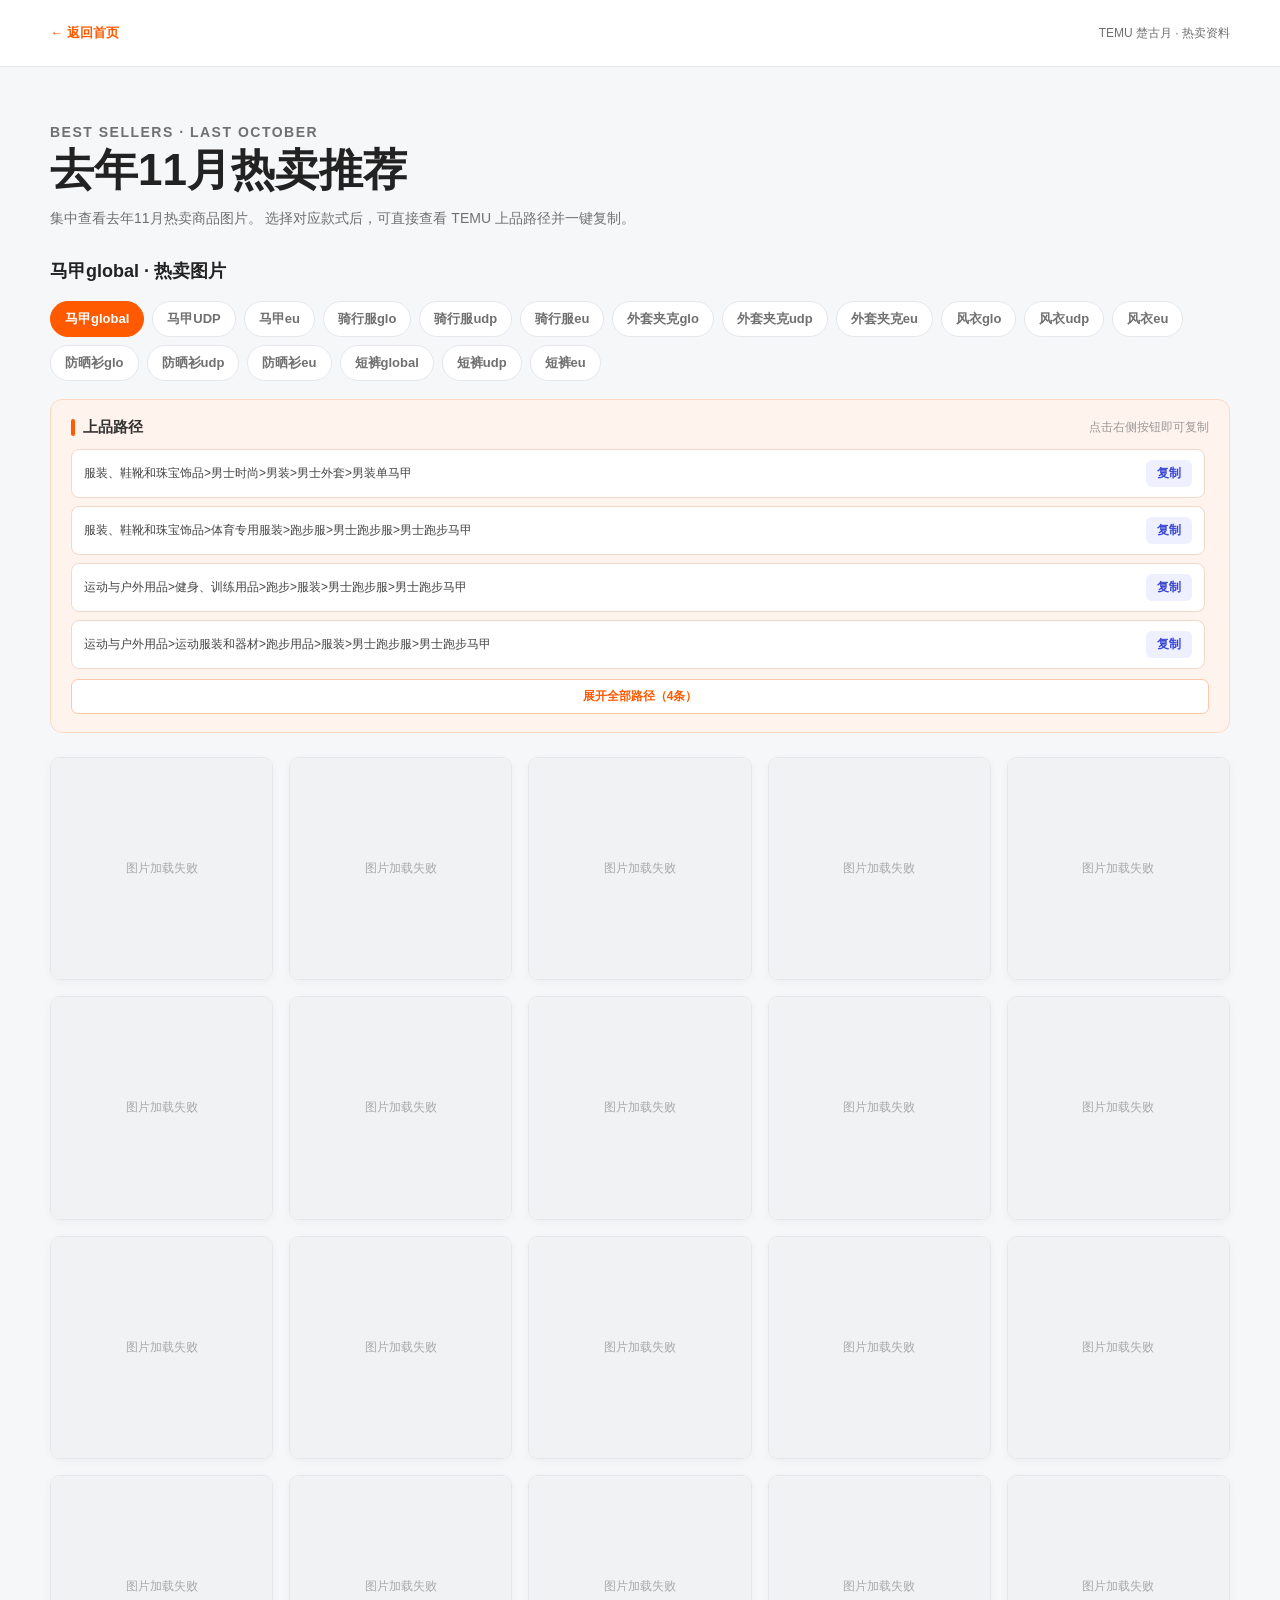
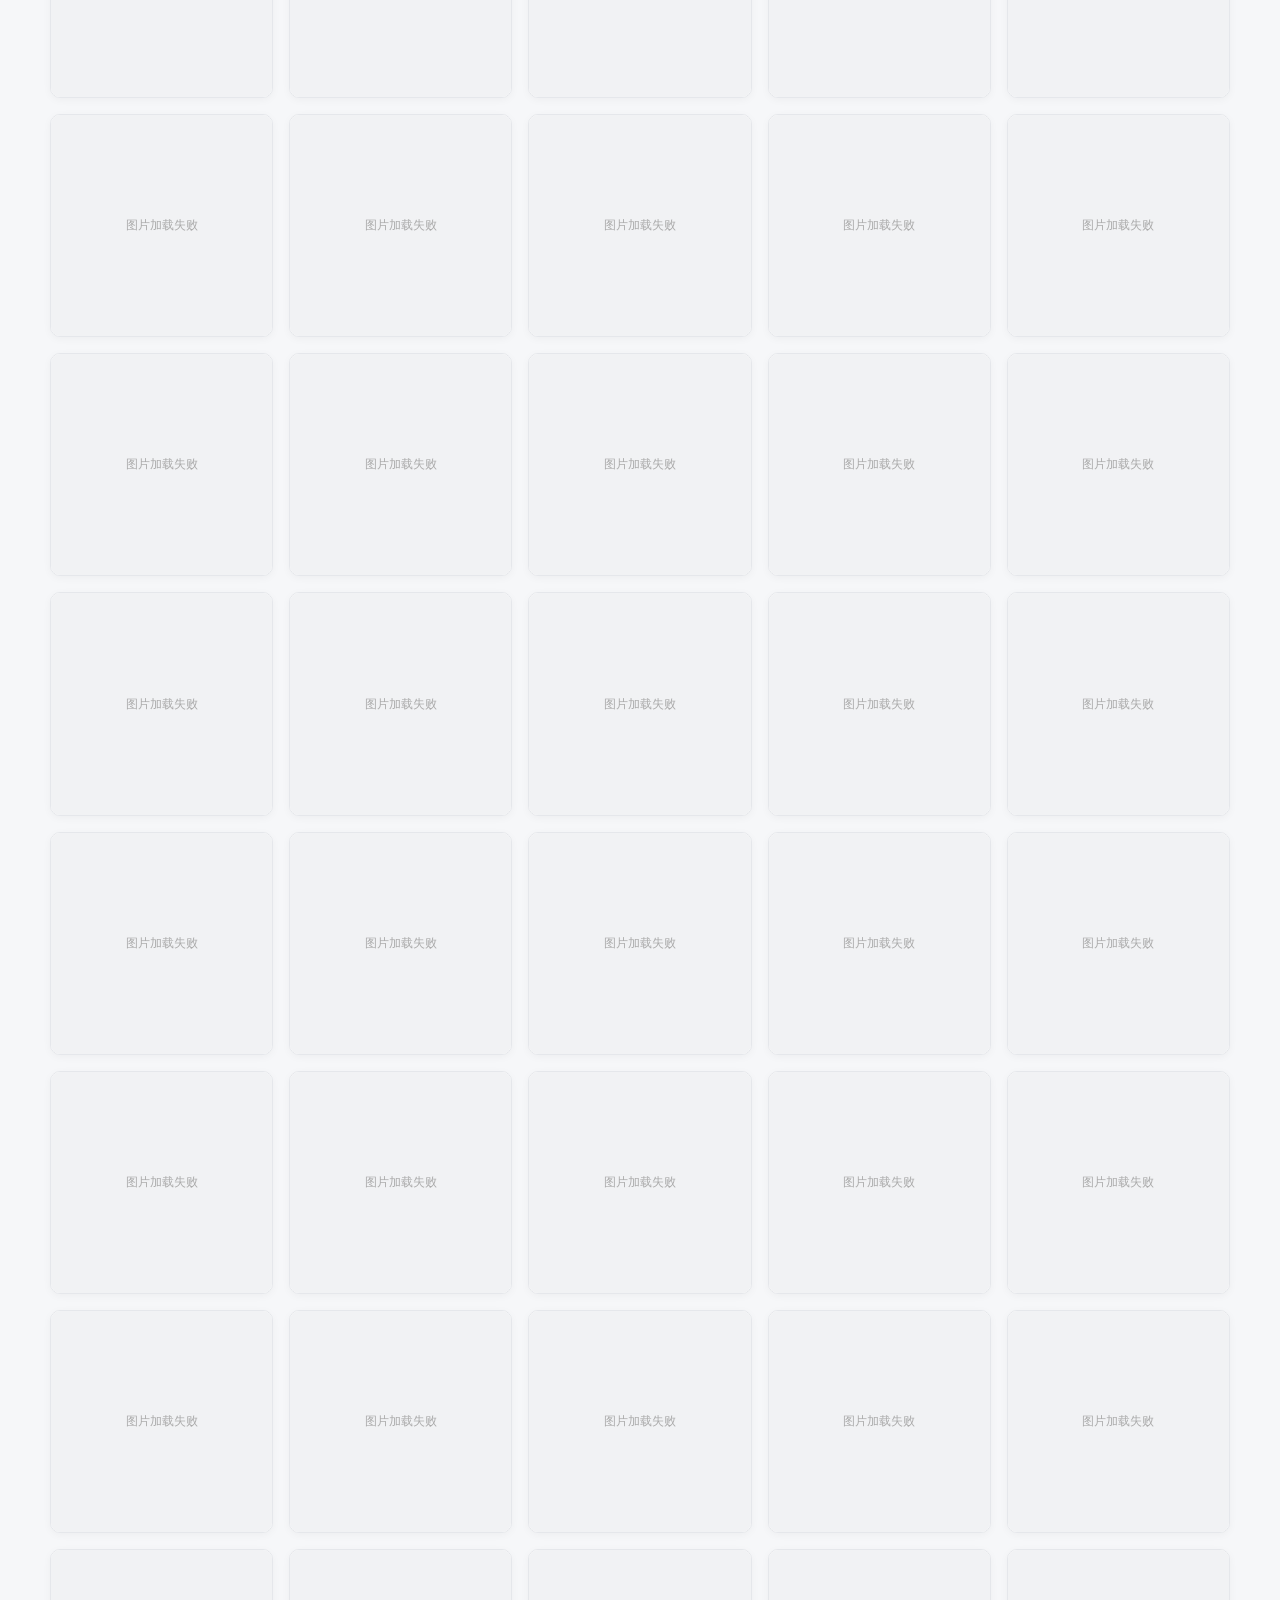
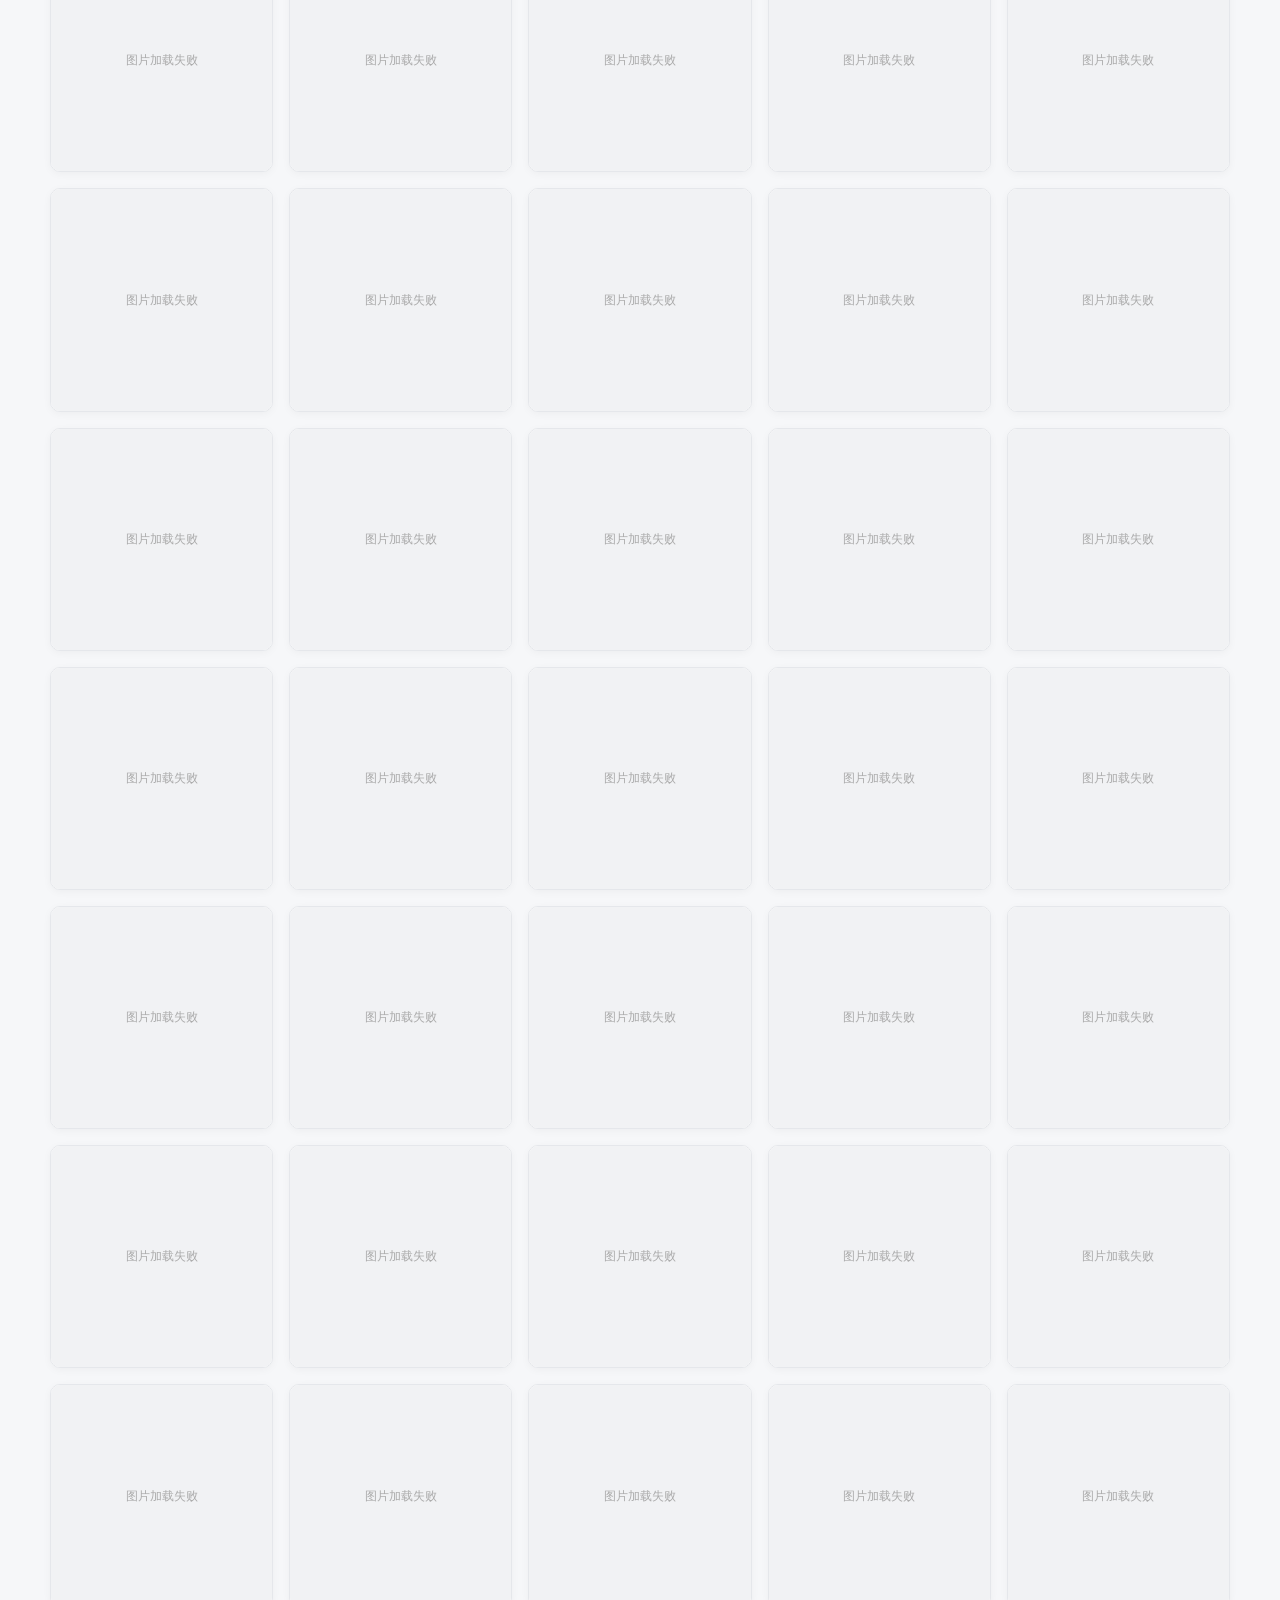
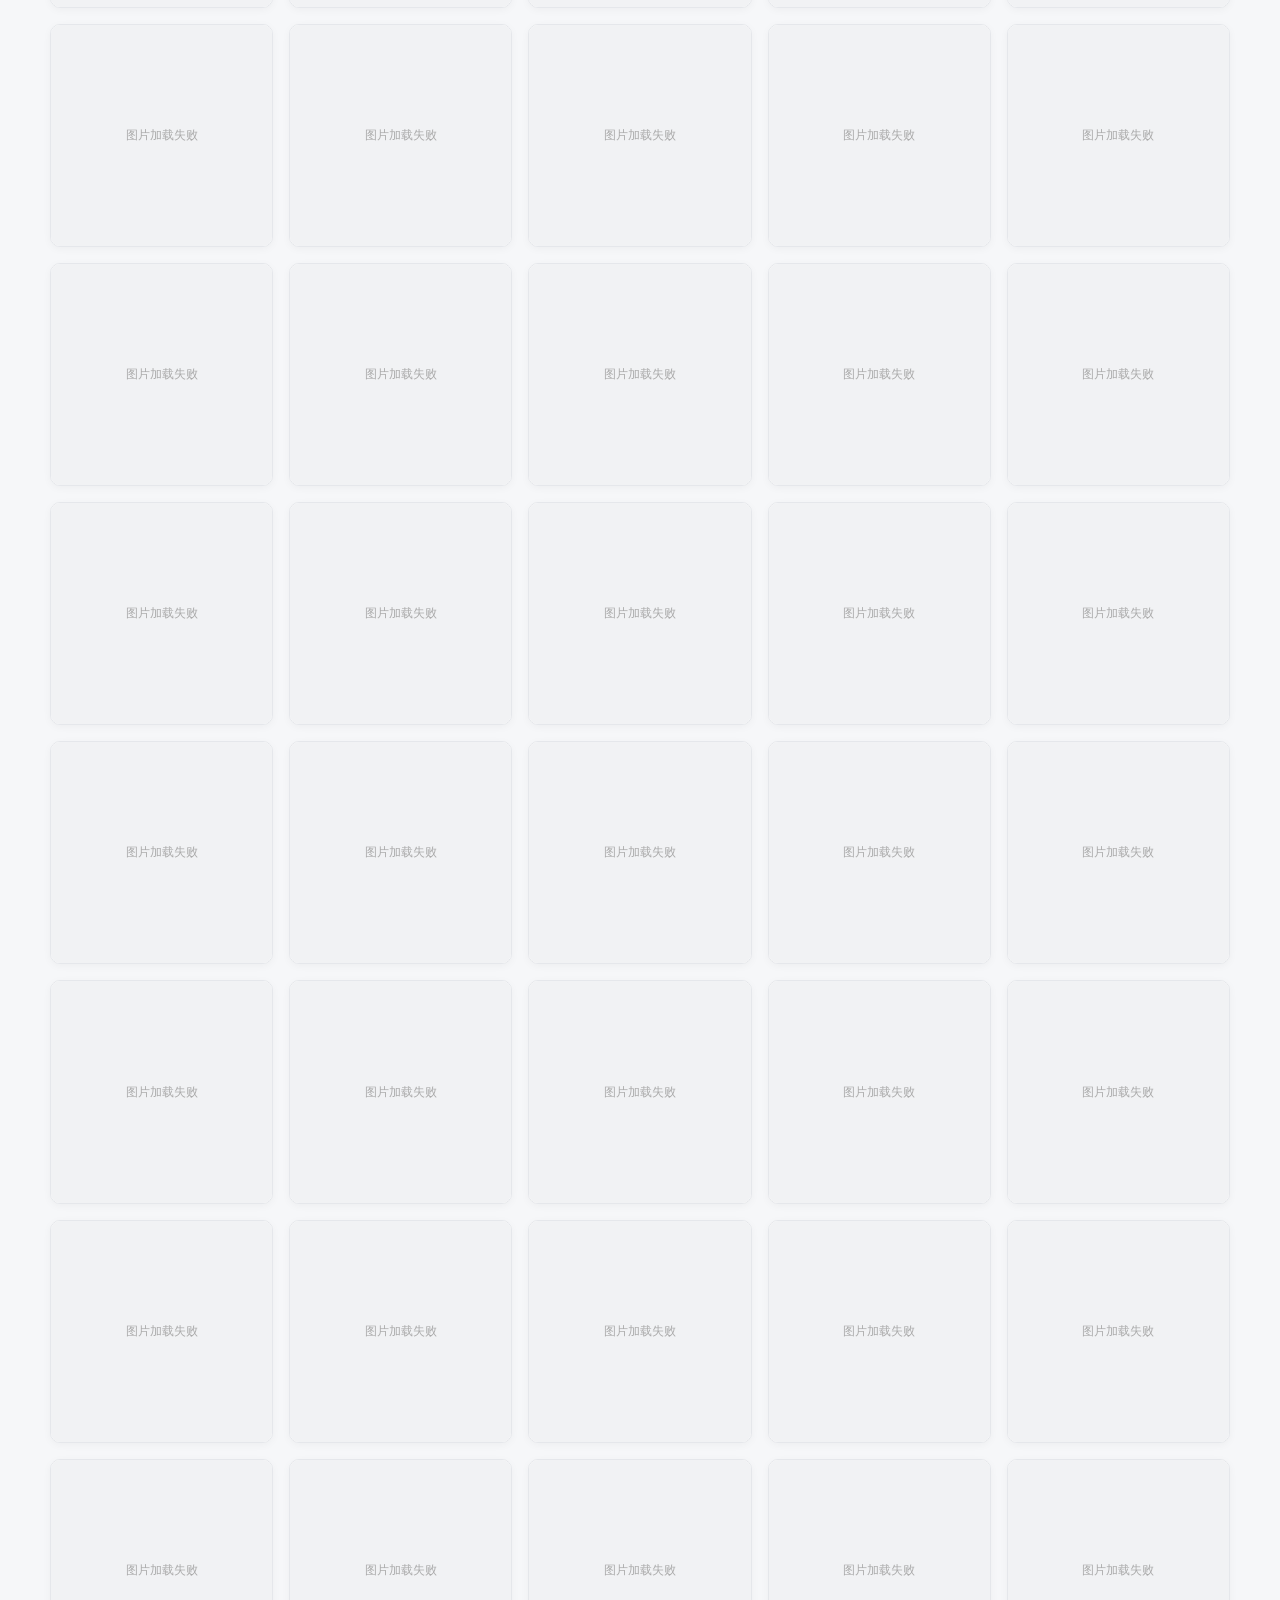
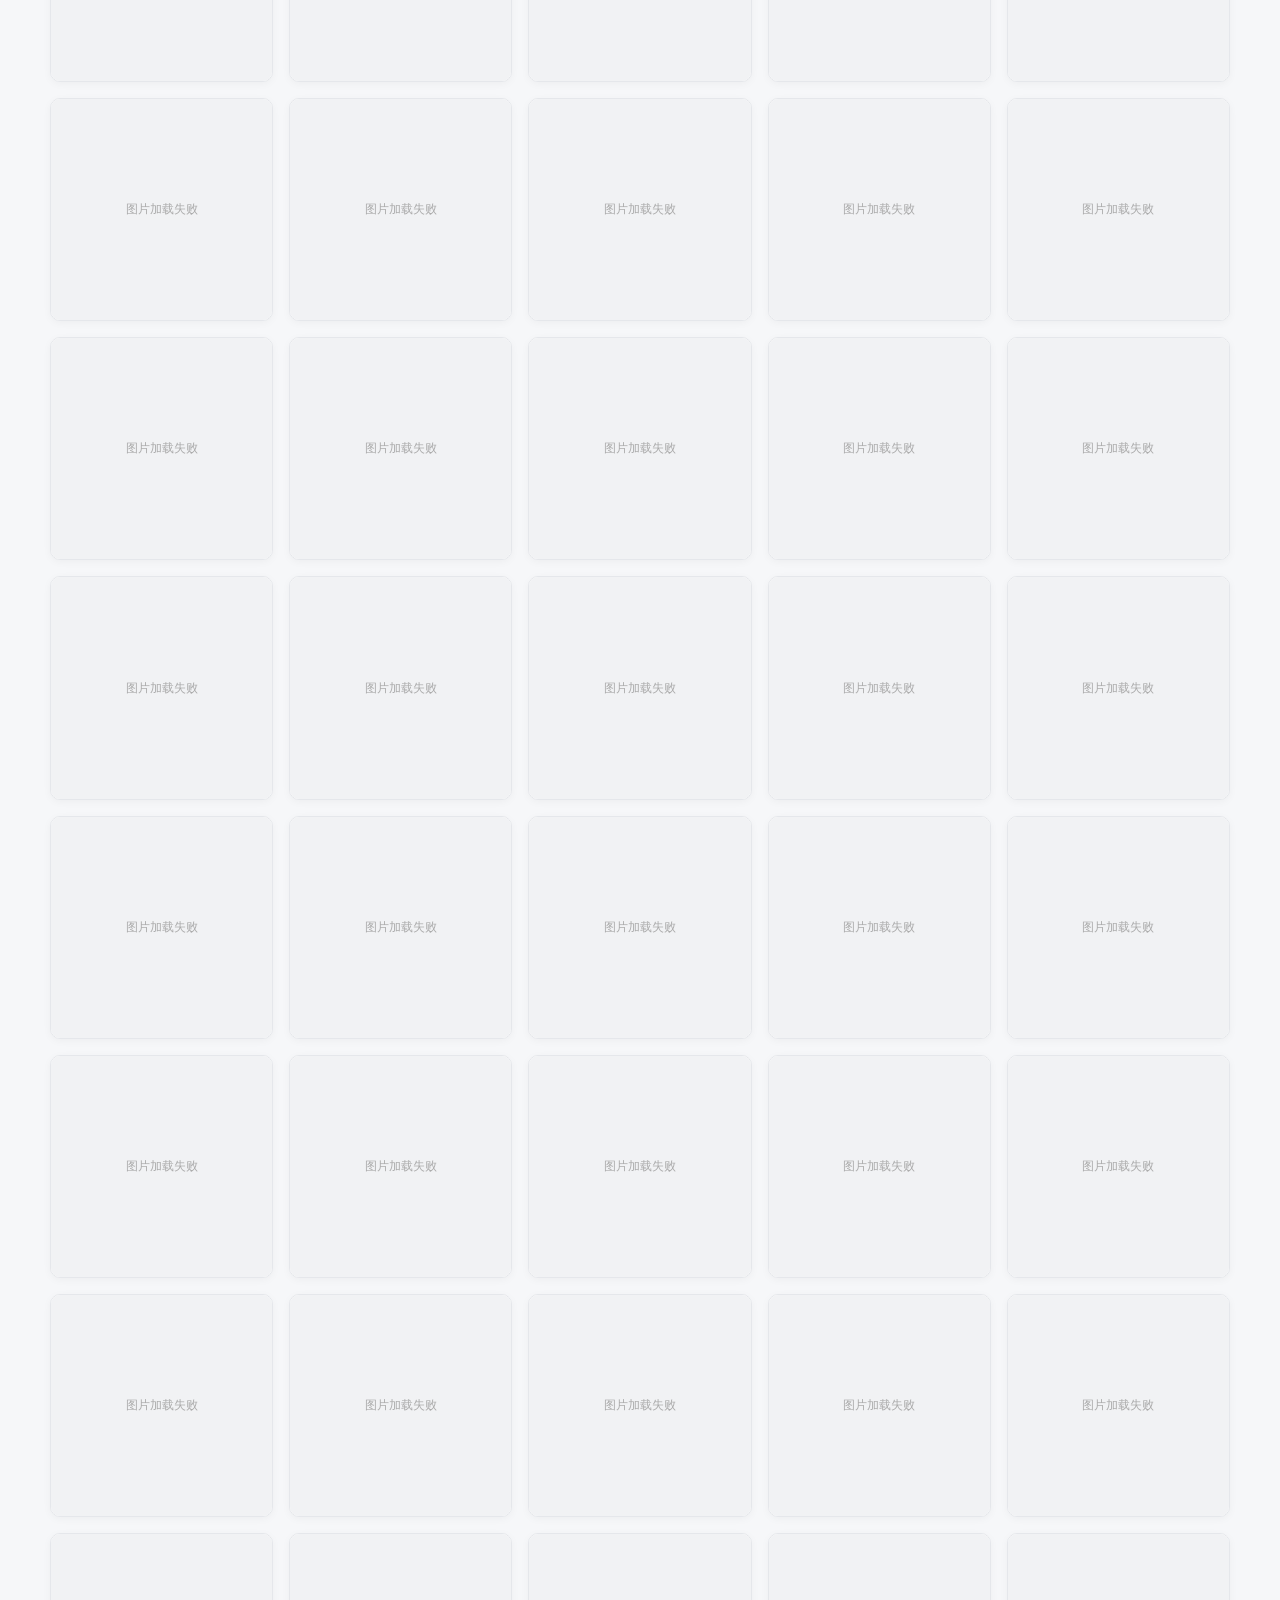
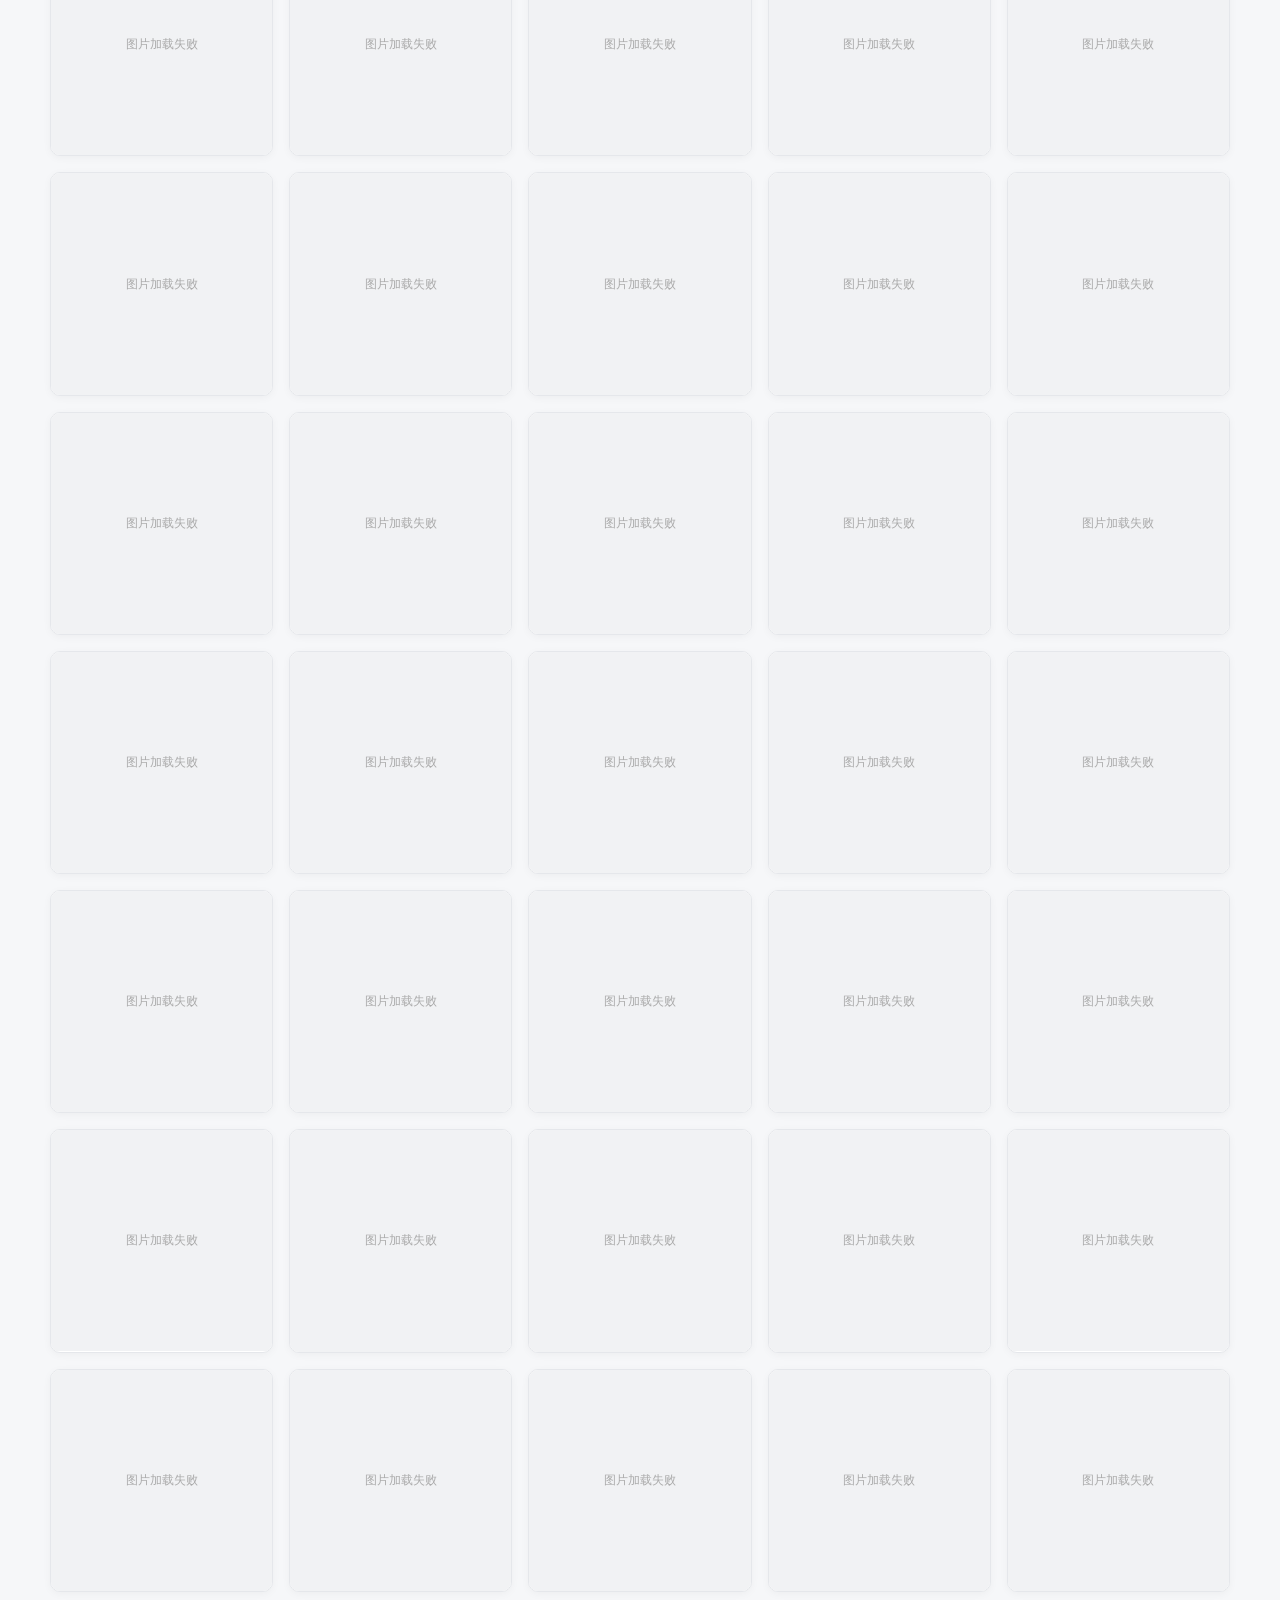
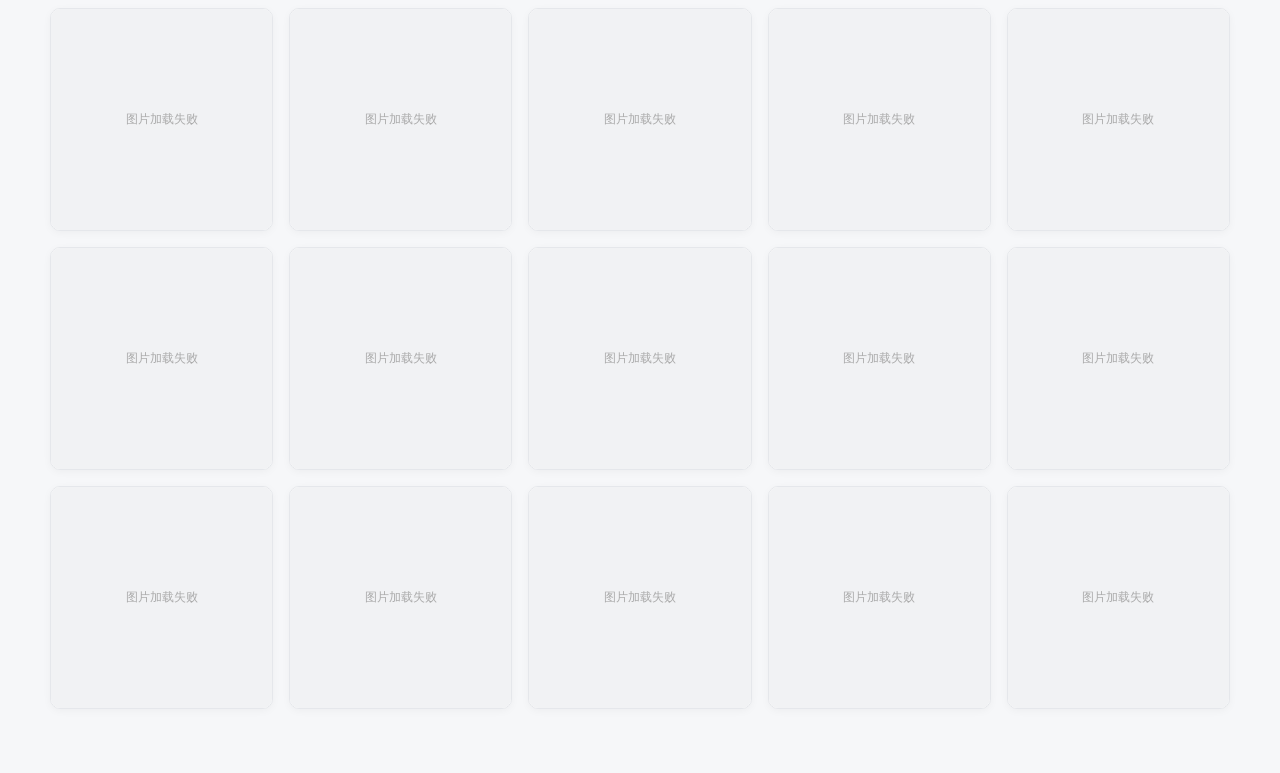
<file: hot-sale-recommendations.html>
<!DOCTYPE html>
<html lang="zh-CN">

<head>
    <meta charset="UTF-8">

    <meta
        name="viewport"
        content="width=device-width, initial-scale=1.0"
    >

    <meta
        name="description"
        content="去年11月热卖商品图片推荐"
    >

    <title>去年11月热卖推荐 | TEMU 楚古月</title>

    <style>

        :root {
            --orange: #ff5a00;
            --orange-light: #fff3ed;
            --ink: #222;
            --muted: #707070;
            --line: #e5e7eb;
            --page: #f6f7f9;
            --green: #11998e;
        }

        * {
            box-sizing: border-box;
        }

        body {
            margin: 0;
            min-height: 100vh;
            background: var(--page);
            color: var(--ink);
            font-family:
                -apple-system,
                BlinkMacSystemFont,
                "Segoe UI",
                "Microsoft YaHei",
                sans-serif;
        }


        /* =========================
           顶部
        ========================== */

        .page-header {
            background: #fff;
            border-bottom: 1px solid var(--line);
        }

        .header-inner,
        main {
            width: min(1180px, calc(100% - 32px));
            margin: 0 auto;
        }

        .header-inner {
            min-height: 66px;

            display: flex;
            align-items: center;
            justify-content: space-between;

            gap: 16px;
        }

        .back-link {
            color: var(--orange);
            font-size: 13px;
            font-weight: 700;
            text-decoration: none;
        }

        .back-link:hover {
            text-decoration: underline;
        }

        .brand {
            color: var(--muted);
            font-size: 12px;
        }


        /* =========================
           主体
        ========================== */

        main {
            padding: 42px 0 64px;
        }

        .intro {
            margin-bottom: 28px;
        }

        .eyebrow {
            margin: 0 0 8px;

            color: var(--orange);

            font-size: 11px;
            font-weight: 800;

            letter-spacing: 1.5px;
        }

        h1 {
            margin: 0;

            font-size: clamp(28px, 5vw, 44px);
            line-height: 1.15;
        }

        .intro p {
            max-width: 700px;

            margin: 12px 0 0;

            color: var(--muted);
            font-size: 14px;
            line-height: 1.7;
        }


        /* =========================
           分类
        ========================== */

        .toolbar {
            display: flex;
            align-items: center;
            justify-content: space-between;

            gap: 16px;

            margin-bottom: 18px;
        }

        .toolbar-title {
            margin: 0;

            font-size: 18px;
            font-weight: 750;
        }

        .category-tabs {
            display: flex;

            flex-wrap: wrap;

            gap: 8px;

            margin-bottom: 18px;
        }

        .category-tab {
            padding: 8px 14px;

            border: 1px solid var(--line);
            border-radius: 999px;

            background: #fff;
            color: var(--muted);

            cursor: pointer;

            font: inherit;
            font-size: 13px;
            font-weight: 700;

            transition:
                background .2s ease,
                color .2s ease,
                border-color .2s ease;
        }

        .category-tab:hover,
        .category-tab.active {
            border-color: var(--orange);

            background: var(--orange);

            color: #fff;
        }


        /* =========================
           上品路径区域
        ========================== */

        .category-paths {
            margin-bottom: 24px;

            padding: 18px 20px;

            border: 1px solid #ffd8c4;
            border-radius: 12px;

            background: var(--orange-light);
        }

        .category-paths-header {
            display: flex;
            align-items: center;
            justify-content: space-between;

            margin-bottom: 12px;
        }

        .category-paths-title {
            display: flex;
            align-items: center;

            gap: 8px;

            color: #333;

            font-size: 15px;
            font-weight: 800;
        }

        .category-paths-title::before {
            content: "";

            width: 4px;
            height: 17px;

            border-radius: 3px;

            background: var(--orange);
        }

        .category-paths-tip {
            color: #999;
            font-size: 12px;
        }

        .path-list {
            display: flex;
            flex-direction: column;

            gap: 8px;

            max-height: 240px;

            overflow-y: auto;

            padding-right: 4px;

            scrollbar-color: #ffb08a transparent;
            scrollbar-width: thin;
        }

        .path-list.expanded {
            max-height: none;
            overflow-y: visible;
        }

        .path-list::-webkit-scrollbar {
            width: 8px;
        }

        .path-list::-webkit-scrollbar-thumb {
            border-radius: 8px;
            background: #ffb08a;
        }

        .path-list::-webkit-scrollbar-track {
            background: transparent;
        }

        .path-expand-btn {
            display: block;

            width: 100%;

            margin-top: 10px;
            padding: 8px 12px;

            border: 1px solid #ffc5a8;
            border-radius: 7px;

            background: #fff;
            color: var(--orange);

            cursor: pointer;

            font: inherit;
            font-size: 12px;
            font-weight: 700;

            transition: background .2s ease, border-color .2s ease;
        }

        .path-expand-btn:hover {
            border-color: var(--orange);
            background: #fff8f4;
        }

        .path-item {
            display: flex;
            align-items: center;

            gap: 10px;

            min-width: 0;

            padding: 10px 12px;

            border: 1px solid #f0d8ca;
            border-radius: 8px;

            background: #fff;
        }

        .path-text {
            flex: 1;

            min-width: 0;

            color: #444;

            font-size: 12px;
            line-height: 1.6;

            word-break: break-all;
        }

        .path-copy-btn {
            flex: 0 0 auto;

            padding: 5px 11px;

            border: 0;
            border-radius: 6px;

            background: #eef0ff;
            color: #3a47d5;

            cursor: pointer;

            font-size: 12px;
            font-weight: 600;

            white-space: nowrap;

            transition: all .2s ease;
        }

        .path-copy-btn:hover {
            background: #3a47d5;
            color: #fff;
        }

        .path-copy-btn.copied {
            background: var(--green);
            color: #fff;
        }


        /* =========================
           图片区域
        ========================== */

        .gallery {
            display: grid;

            grid-template-columns:
                repeat(auto-fill, minmax(220px, 1fr));

            gap: 16px;
        }

        .empty-state {
            grid-column: 1 / -1;

            padding: 70px 24px;

            border: 1px dashed #d5d9df;
            border-radius: 10px;

            background: #fff;

            text-align: center;
        }

        .empty-state strong {
            display: block;

            margin-bottom: 8px;

            font-size: 17px;
        }

        .empty-state span {
            color: var(--muted);

            font-size: 13px;
        }


        /* =========================
           图片卡片
        ========================== */

        .image-card {
            overflow: hidden;

            margin: 0;

            border: 1px solid var(--line);
            border-radius: 10px;

            background: #fff;

            box-shadow:
                0 2px 8px rgba(0, 0, 0, .04);
        }

        .image-button {
            display: block;

            width: 100%;

            padding: 0;

            border: 0;

            background: #f1f2f4;

            cursor: zoom-in;

            overflow: hidden;
        }

        .image-button img {
            display: block;

            width: 100%;

            aspect-ratio: 1 / 1;

            object-fit: cover;

            background: #f1f2f4;

            transition: transform .25s ease;
        }

        .image-button:hover img {
            transform: scale(1.03);
        }

        .image-name {
            padding: 10px 12px;

            color: var(--muted);

            font-size: 12px;

            word-break: break-word;
        }


        /* =========================
           图片加载失败
        ========================== */

        .image-loading {
            display: flex;

            align-items: center;
            justify-content: center;

            aspect-ratio: 1 / 1;

            background: #f1f2f4;

            color: #aaa;

            font-size: 12px;
        }


        /* =========================
           Lightbox
        ========================== */

        .lightbox {
            position: fixed;

            inset: 0;

            z-index: 10;

            display: grid;

            place-items: center;

            padding: 24px;

            background: rgba(15, 18, 22, .88);
        }

        .lightbox[hidden] {
            display: none;
        }

        .lightbox img {
            max-width: min(1100px, 94vw);
            max-height: 86vh;

            object-fit: contain;
        }

        .close-button {
            position: fixed;

            top: 18px;
            right: 22px;

            width: 42px;
            height: 42px;

            border: 1px solid rgba(255,255,255,.45);
            border-radius: 50%;

            background: rgba(0,0,0,.25);

            color: #fff;

            cursor: pointer;

            font-size: 25px;
            line-height: 1;
        }


        /* =========================
           Focus
        ========================== */

        .back-link:focus-visible,
        .category-tab:focus-visible,
        .close-button:focus-visible,
        .path-copy-btn:focus-visible,
        .path-expand-btn:focus-visible {
            outline: 3px solid #ffbf91;
            outline-offset: 3px;
        }


        /* =========================
           手机端
        ========================== */

        @media (max-width: 700px) {

            .category-paths {
                padding: 15px;
            }

            .category-paths-header {
                align-items: flex-start;
                flex-direction: column;

                gap: 5px;
            }

            .path-item {
                align-items: flex-start;
            }

            .path-copy-btn {
                margin-top: 1px;
            }

        }


        @media (max-width: 560px) {

            .header-inner,
            main {
                width: min(100% - 24px, 1180px);
            }

            main {
                padding-top: 30px;
            }

            .gallery {
                grid-template-columns:
                    repeat(2, minmax(0, 1fr));

                gap: 10px;
            }

            .path-text {
                font-size: 11px;
            }

            .path-copy-btn {
                padding: 4px 8px;

                font-size: 11px;
            }

        }

    </style>

</head>


<body>


<header class="page-header">

    <div class="header-inner">

        <a
            class="back-link"
            href="index.html"
        >
            ← 返回首页
        </a>

        <span class="brand">
            TEMU 楚古月 · 热卖资料
        </span>

    </div>

</header>


<main>


    <!-- =========================
         页面标题
    ========================== -->

    <section class="intro">

        <p class="eyebrow">
            BEST SELLERS · LAST OCTOBER
        </p>

        <h1>
            去年11月热卖推荐
        </h1>

        <p>
            集中查看去年11月热卖商品图片。
            选择对应款式后，可直接查看 TEMU 上品路径并一键复制。
        </p>

    </section>


    <!-- =========================
         图片分类
    ========================== -->

    <section aria-labelledby="galleryTitle">

        <div class="toolbar">

            <h2
                class="toolbar-title"
                id="galleryTitle"
            >
                热卖图片
            </h2>

        </div>


        <!-- 分类按钮 -->

        <div
            class="category-tabs"
            id="categoryTabs"
            aria-label="热卖分类"
        ></div>


        <!-- =========================
             上品路径
        ========================== -->

        <div
            class="category-paths"
            id="categoryPaths"
            hidden
        >

            <div class="category-paths-header">

                <div class="category-paths-title">
                    上品路径
                </div>

                <span class="category-paths-tip">
                    点击右侧按钮即可复制
                </span>

            </div>

            <div
                class="path-list"
                id="pathList"
            ></div>

            <button
                class="path-expand-btn"
                id="pathExpandBtn"
                type="button"
                hidden
                aria-expanded="false"
            ></button>

        </div>


        <!-- =========================
             图片
        ========================== -->

        <div
            class="gallery"
            id="gallery"
        >

            <div
                class="empty-state"
                id="emptyState"
            >

                <strong>
                    正在加载热卖图片
                </strong>

                <span>
                    正在读取商品图片数据……
                </span>

            </div>

        </div>

    </section>

</main>


<!-- =========================
     图片放大
========================== -->

<div
    class="lightbox"
    id="lightbox"
    hidden
    role="dialog"
    aria-modal="true"
    aria-label="图片预览"
>

    <button
        class="close-button"
        id="closeLightbox"
        type="button"
        aria-label="关闭图片预览"
    >
        ×
    </button>

    <img
        id="lightboxImage"
        alt="放大预览"
    >

</div>


<script>


/* =========================================================
   DOM
========================================================= */

const gallery =
    document.getElementById('gallery');

const emptyState =
    document.getElementById('emptyState');

const categoryTabs =
    document.getElementById('categoryTabs');

const galleryTitle =
    document.getElementById('galleryTitle');

const categoryPaths =
    document.getElementById('categoryPaths');

const pathList =
    document.getElementById('pathList');

const pathExpandBtn =
    document.getElementById('pathExpandBtn');

const lightbox =
    document.getElementById('lightbox');

const lightboxImage =
    document.getElementById('lightboxImage');

const closeLightbox =
    document.getElementById('closeLightbox');


/* =========================================================
   数据
========================================================= */

let categoryData = {};

let activeCategory = '';

/*
 * 首屏优先加载数量
 *
 * 前20张：
 * 不使用 lazy
 *
 * 第21张以后：
 * 使用 lazy
 */
const FIRST_LOAD_COUNT = 20;


/* =========================================================
   上品路径
========================================================= */

const categoryPathsData = {


    /* =========================
       马甲
    ========================== */

    "马甲": [

        "服装、鞋靴和珠宝饰品>男士时尚>男装>男士外套>男装单马甲",

        "服装、鞋靴和珠宝饰品>体育专用服装>跑步服>男士跑步服>男士跑步马甲",

        "运动与户外用品>健身、训练用品>跑步>服装>男士跑步服>男士跑步马甲",

        "运动与户外用品>运动服装和器材>跑步用品>服装>男士跑步服>男士跑步马甲"

    ],


    /* =========================
       背带裤
    ========================== */

    "背带裤": [

        "服装、鞋靴和珠宝饰品>男士时尚>男装>男士背带裤",

        "服装、鞋靴和珠宝饰品>体育专用服装>滑雪服>男士滑雪服>男士滑雪裤>男士滑雪背带裤",

        "运动与户外用品>户外休闲>冬季运动>滑雪用品>服装>男士滑雪服>男士滑雪裤>男士滑雪背带裤",

        "运动与户外用品>运动服装和器材>冰雪运动用品>滑雪用品>服装>男士滑雪服>男士滑雪裤>男士滑雪背带裤",

        "运动与户外用品>运动户外服饰>男士运动户外服饰>男士运动休闲短裤和长裤>男士运动休闲裤>滑雪>男士滑雪背带裤"

    ],


    /* =========================
       骑行服
    ========================== */

    "骑行服": [

        "运动与户外用品>运动户外服饰>男士运动户外服饰>男士运动休闲短裤和长裤>男士运动休闲裤>骑行背带裤",

        "运动与户外用品>运动户外服饰>男士运动户外服饰>男士运动休闲短裤和长裤>男士运动休闲短裤>骑行背带短裤",

        "服装、鞋靴和珠宝饰品>体育专用服装>骑行服>男士骑行服>男士骑行连体服",

        "运动与户外用品>户外休闲>骑行用品>服装>男士骑行服>男士骑行连体服",

        "运动与户外用品>运动服装和器材>骑行用品>服装>男士骑行服>男士骑行连体服",

        "服装、鞋靴和珠宝饰品>体育专用服装>骑行服>男士骑行服>男士骑行裤装>男士骑行背带裤",

        "运动与户外用品>户外休闲>骑行用品>服装>男士骑行服>男士骑行裤装>男士骑行背带裤",

        "运动与户外用品>运动服装和器材>骑行用品>服装>男士骑行服>男士骑行裤装>男士骑行背带裤",

        "服装、鞋靴和珠宝饰品>体育专用服装>骑行服>男士骑行服>男士骑行裤装>男士骑行背带短裤",

        "运动与户外用品>户外休闲>骑行用品>服装>男士骑行服>男士骑行裤装>男士骑行背带短裤",

        "运动与户外用品>运动服装和器材>骑行用品>服装>男士骑行服>男士骑行裤装>男士骑行背带短裤"

    ],


    /* =========================
       练功服
    ========================== */

    "练功服": [

        "运动与户外用品>运动服装和器材>其他运动类型>舞蹈用品>服装>男士舞蹈服>连体练功服",

        "服装、鞋靴和珠宝饰品>体育专用服装>舞蹈服>男士舞蹈服>紧身连衣裤",

        "运动与户外用品>运动服装和器材>其他运动类型>舞蹈用品>服装>男士舞蹈服>紧身连衣裤",

        "运动与户外用品>运动服装和器材>团队运动>体操>服装>男士体操服>男士体操连体练功服",

        "运动与户外用品>运动与户外休闲用品>运动场设备>体操装备>服装>男士体操服>男士体操连体练功服"

    ],


    /* 如果 JSON 中使用这个名字，也兼容 */

    "练功服 / 连体服": [

        "运动与户外用品>运动服装和器材>其他运动类型>舞蹈用品>服装>男士舞蹈服>连体练功服",

        "服装、鞋靴和珠宝饰品>体育专用服装>舞蹈服>男士舞蹈服>紧身连衣裤",

        "运动与户外用品>运动服装和器材>其他运动类型>舞蹈用品>服装>男士舞蹈服>紧身连衣裤",

        "运动与户外用品>运动服装和器材>团队运动>体操>服装>男士体操服>男士体操连体练功服",

        "运动与户外用品>运动与户外休闲用品>运动场设备>体操装备>服装>男士体操服>男士体操连体练功服"

    ],


    /* =========================
       外套夹克
    ========================== */

    "外套夹克": [

        "服装、鞋靴和珠宝饰品>男士时尚>男装>男士休闲运动服>男士休闲运动风衣、夹克"

    ],


    /* =========================
       风衣
    ========================== */

    "风衣": [

        "服装、鞋靴和珠宝饰品>男士时尚>男装>男士外套>男士风衣、雨衣>男士风衣"

    ],


    /* =========================
       防晒衫
    ========================== */

    "防晒衫": [

        "服装、鞋靴和珠宝饰品>男士时尚>男装>男士时尚泳衣>男士泳装防晒套装",

        "服装、鞋靴和珠宝饰品>男士时尚>男装>男士时尚泳衣>男士防晒衫",

        "运动与户外用品>运动户外服饰>男士运动户外服饰>男士运动休闲泳装、冲浪装和潜水服>防晒衣"

    ],


    /* =========================
       短裤
    ========================== */

    "短裤": [

        "服装、鞋靴和珠宝饰品>男士时尚>男装>男士休闲运动服>男士休闲运动短裤",

        "服装、鞋靴和珠宝饰品>男士时尚>男装>男装短裤>男士工装短裤",

        "服装、鞋靴和珠宝饰品>男士时尚>男装>男装短裤>男士无褶短裤",

        "服装、鞋靴和珠宝饰品>男士时尚>男装>男装短裤>男士打褶短裤",

        "服装、鞋靴和珠宝饰品>体育专用服装>户外服饰>男士户外服饰>男士户外短裤",

        "服装、鞋靴和珠宝饰品>体育专用服装>篮球服>男士篮球服>短裤",

        "服装、鞋靴和珠宝饰品>体育专用服装>跑步服>男士跑步服>男士跑步短裤",

        "服装、鞋靴和珠宝饰品>体育专用服装>骑行服>男士骑行服>男士骑行裤装>男士骑行短裤",

        "服装、鞋靴和珠宝饰品>体育专用服装>瑜伽服>男士瑜伽服>短裤",

        "服装、鞋靴和珠宝饰品>新奇物品>新奇服装和产品>新奇服装>男士新奇服装>男士新奇短裤",

        "运动与户外用品>户外休闲>骑行用品>服装>男士骑行服>男士骑行裤装>男士骑行短裤",

        "运动与户外用品>户外休闲>徒步和户外休闲服装>男士户外服饰>男士户外短裤",

        "运动与户外用品>健身、训练用品>健身服>男士>男士休闲运动短裤",

        "运动与户外用品>健身、训练用品>跑步>服装>男士跑步服>男士跑步短裤",

        "运动与户外用品>健身、训练用品>瑜伽用品>服装>男士瑜伽服>短裤",

        "运动与户外用品>运动服装和器材>跑步用品>服装>男士跑步服>男士跑步短裤",

        "运动与户外用品>运动服装和器材>骑行用品>服装>男士骑行服>男士骑行裤装>男士骑行短裤",

        "运动与户外用品>运动户外服饰>男士运动户外服饰>男士运动休闲短裤和长裤>男士运动休闲短裤>骑行短裤",

        "运动与户外用品>运动户外服饰>男士运动户外服饰>男士运动休闲短裤和长裤>男士运动休闲短裤>徒步和户外休闲",

        "运动与户外用品>运动户外服饰>男士运动户外服饰>男士运动休闲短裤和长裤>男士运动休闲短裤>运动服"

    ]

};


/* =========================================================
   复制文本
========================================================= */

async function copyText(text, button) {

    try {

        await navigator.clipboard.writeText(text);

    } catch (error) {

        const textarea =
            document.createElement('textarea');

        textarea.value = text;

        textarea.style.position = 'fixed';
        textarea.style.opacity = '0';

        document.body.appendChild(textarea);

        textarea.select();

        document.execCommand('copy');

        textarea.remove();
    }


    const originalText =
        button.textContent;

    button.textContent = '已复制';

    button.classList.add('copied');


    setTimeout(() => {

        button.textContent = originalText;

        button.classList.remove('copied');

    }, 1200);

}


/* =========================================================
   渲染上品路径
========================================================= */

function renderCategoryPaths(category) {

    /*
     * 如果 JSON 分类名称和路径名称不完全一致，
     * 自动进行兼容处理
     */

    let paths =
        categoryPathsData[category];


    if (!paths) {

        if (category.includes('马甲')) {
            paths = categoryPathsData['马甲'];
        }

        else if (category.includes('背带裤')) {
            paths = categoryPathsData['背带裤'];
        }

        else if (category.includes('骑行')) {
            paths = categoryPathsData['骑行服'];
        }

        else if (
            category.includes('练功') ||
            category.includes('连体')
        ) {
            paths = categoryPathsData['练功服'];
        }

        else if (category.includes('防晒')) {
            paths = categoryPathsData['防晒衫'];
        }

        else if (category.includes('风衣')) {
            paths = categoryPathsData['风衣'];
        }

        else if (
            category.includes('外套') ||
            category.includes('夹克')
        ) {
            paths = categoryPathsData['外套夹克'];
        }

        else if (category.includes('短裤')) {
            paths = categoryPathsData['短裤'];
        }

    }


    pathList.replaceChildren();


    if (!paths || !paths.length) {

        categoryPaths.hidden = true;

        return;
    }


    categoryPaths.hidden = false;

    pathList.classList.remove('expanded');

    pathExpandBtn.hidden = paths.length <= 5;
    pathExpandBtn.setAttribute('aria-expanded', 'false');
    pathExpandBtn.textContent = `展开全部路径（${paths.length}条）`;


    paths.forEach((path) => {

        const item =
            document.createElement('div');

        item.className = 'path-item';


        const text =
            document.createElement('span');

        text.className = 'path-text';

        text.textContent = path;


        const button =
            document.createElement('button');

        button.type = 'button';

        button.className = 'path-copy-btn';

        button.textContent = '复制';


        button.addEventListener(
            'click',
            () => copyText(path, button)
        );


        item.appendChild(text);

        item.appendChild(button);

        pathList.appendChild(item);

    });

}

pathExpandBtn.addEventListener('click', () => {
    const expanded = pathList.classList.toggle('expanded');

    pathExpandBtn.setAttribute('aria-expanded', String(expanded));
    pathExpandBtn.textContent = expanded ? '收起路径' : `展开全部路径（${pathList.children.length}条）`;
});


/* =========================================================
   Lightbox
========================================================= */

function openLightbox(src, alt) {

    lightboxImage.src = src;

    lightboxImage.alt =
        alt || '放大预览';

    lightbox.hidden = false;

    closeLightbox.focus();

}


function hideLightbox() {

    lightbox.hidden = true;

    lightboxImage.removeAttribute('src');

}


/* =========================================================
   添加图片
========================================================= */

function addImage(thumbnailSrc, fullSrc, name, index) {

    const card =
        document.createElement('figure');

    card.className =
        'image-card';


    const button =
        document.createElement('button');

    button.className =
        'image-button';

    button.type = 'button';

    button.setAttribute(
        'aria-label',
        `放大查看第 ${index + 1} 张图片`
    );


    const img =
        document.createElement('img');


    /*
     * 前20张优先加载
     */

    if (index < FIRST_LOAD_COUNT) {

        img.loading = 'eager';

        /*
         * 前几张增加 fetchpriority
         * 浏览器会优先请求
         */

        if (index < 8) {
            img.fetchPriority = 'high';
        }

    } else {

        /*
         * 第21张以后懒加载
         */

        img.loading = 'lazy';

        img.fetchPriority = 'low';

    }


    img.decoding = 'async';

    img.src = thumbnailSrc;

    img.alt =
        name || `${activeCategory} 热卖商品 ${index + 1}`;


    /*
     * 图片加载失败
     */

    img.addEventListener(
        'error',
        () => {

            const loading =
                document.createElement('div');

            loading.className =
                'image-loading';

            loading.textContent =
                '图片加载失败';

            button.replaceChildren(loading);

        }
    );


    /*
     * 点击放大
     */

    button.addEventListener(
        'click',
        () => openLightbox(
            fullSrc,
            img.alt
        )
    );


    button.appendChild(img);

    card.appendChild(button);

    gallery.appendChild(card);

}


/* =========================================================
   渲染分类
========================================================= */

function renderCategory(category) {

    activeCategory = category;


    const images =
        categoryData[category] || [];


    galleryTitle.textContent =
        `${category} · 热卖图片`;


    /*
     * 显示对应上品路径
     */

    renderCategoryPaths(category);


    /*
     * 清空图片
     */

    gallery.replaceChildren();


    /*
     * 图片数量
     */

    if (!images.length) {

        emptyState.hidden = false;

        emptyState.querySelector(
            'strong'
        ).textContent =
            '暂无热卖图片';

        emptyState.querySelector(
            'span'
        ).textContent =
            '当前分类暂无可展示商品。';

        gallery.appendChild(
            emptyState
        );

    } else {

        /*
         * 有图片
         */

        emptyState.hidden = true;


        /*
         * 先创建前20张
         */

        images.forEach(
            ({ thumbnail_url: thumbnailSrc, image_url: fullSrc, rank }, index) => {

                addImage(
                    thumbnailSrc,
                    fullSrc,
                    `${category} · TOP ${rank || index + 1}`,
                    index
                );

            }
        );

    }


    /*
     * 更新分类按钮状态
     */

    categoryTabs
        .querySelectorAll('.category-tab')
        .forEach((tab) => {

            const active =
                tab.dataset.category ===
                activeCategory;

            tab.classList.toggle(
                'active',
                active
            );

            tab.setAttribute(
                'aria-selected',
                active
                    ? 'true'
                    : 'false'
            );

        });

}


/* =========================================================
   分类按钮
========================================================= */

function renderCategoryTabs() {

    categoryTabs.replaceChildren();


    Object.keys(categoryData)
        .forEach((category) => {

            const tab =
                document.createElement('button');

            tab.className =
                'category-tab';

            tab.type = 'button';

            tab.dataset.category =
                category;

            tab.textContent =
                category;

            tab.setAttribute(
                'aria-selected',
                'false'
            );


            tab.addEventListener(
                'click',
                () => renderCategory(category)
            );


            categoryTabs.appendChild(tab);

        });

}


/* =========================================================
   加载 JSON
========================================================= */

async function loadHotSaleData() {

    try {

        /*
         * JSON 本身优先加载
         */

        const response =
            await fetch(
                'assets/hot-sale/hot-sale.json'
            );


        if (!response.ok) {

            throw new Error(
                `HTTP ${response.status}`
            );

        }


        const data =
            await response.json();


        categoryData =
            data.hot_sale || {};


        /*
         * 创建分类按钮
         */

        renderCategoryTabs();


        /*
         * 默认打开第一个分类
         */

        const firstCategory =
            Object.keys(categoryData)[0];


        if (firstCategory) {

            renderCategory(
                firstCategory
            );

        } else {

            emptyState.hidden = false;

            emptyState.querySelector(
                'strong'
            ).textContent =
                '暂无热卖图片';

            emptyState.querySelector(
                'span'
            ).textContent =
                'JSON 中暂时没有可展示的分类。';

        }

    } catch (error) {

        console.error(
            '热卖图片加载失败:',
            error
        );


        emptyState.hidden = false;


        emptyState.querySelector(
            'strong'
        ).textContent =
            '热卖图片加载失败';


        emptyState.querySelector(
            'span'
        ).textContent =
            '请检查 assets/hot-sale/hot-sale.json 是否可以正常访问。';

    }

}


/* =========================================================
   初始化
========================================================= */

loadHotSaleData();


/* =========================================================
   Lightbox 操作
========================================================= */

closeLightbox.addEventListener(
    'click',
    hideLightbox
);


lightbox.addEventListener(
    'click',
    (event) => {

        if (
            event.target === lightbox
        ) {

            hideLightbox();

        }

    }
);


document.addEventListener(
    'keydown',
    (event) => {

        if (
            event.key === 'Escape' &&
            !lightbox.hidden
        ) {

            hideLightbox();

        }

    }
);


</script>


</body>

</html>
</file>
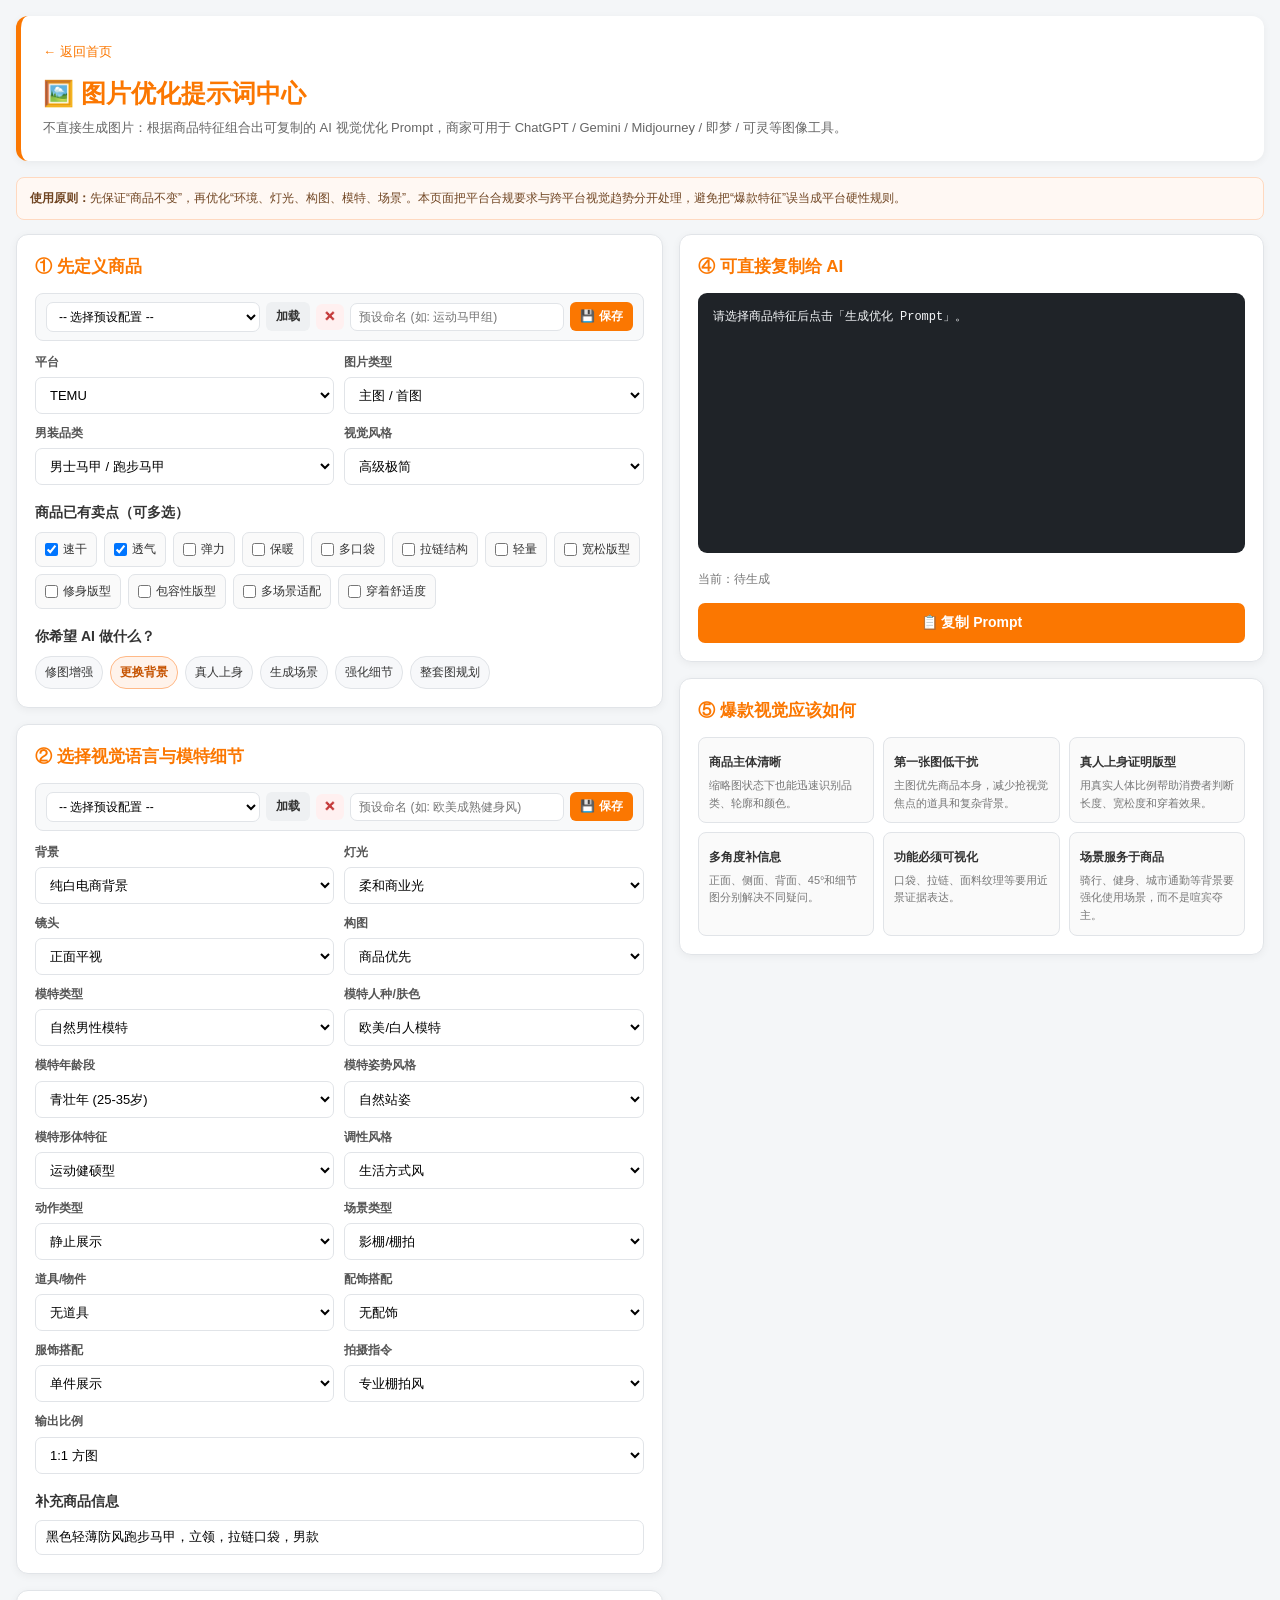
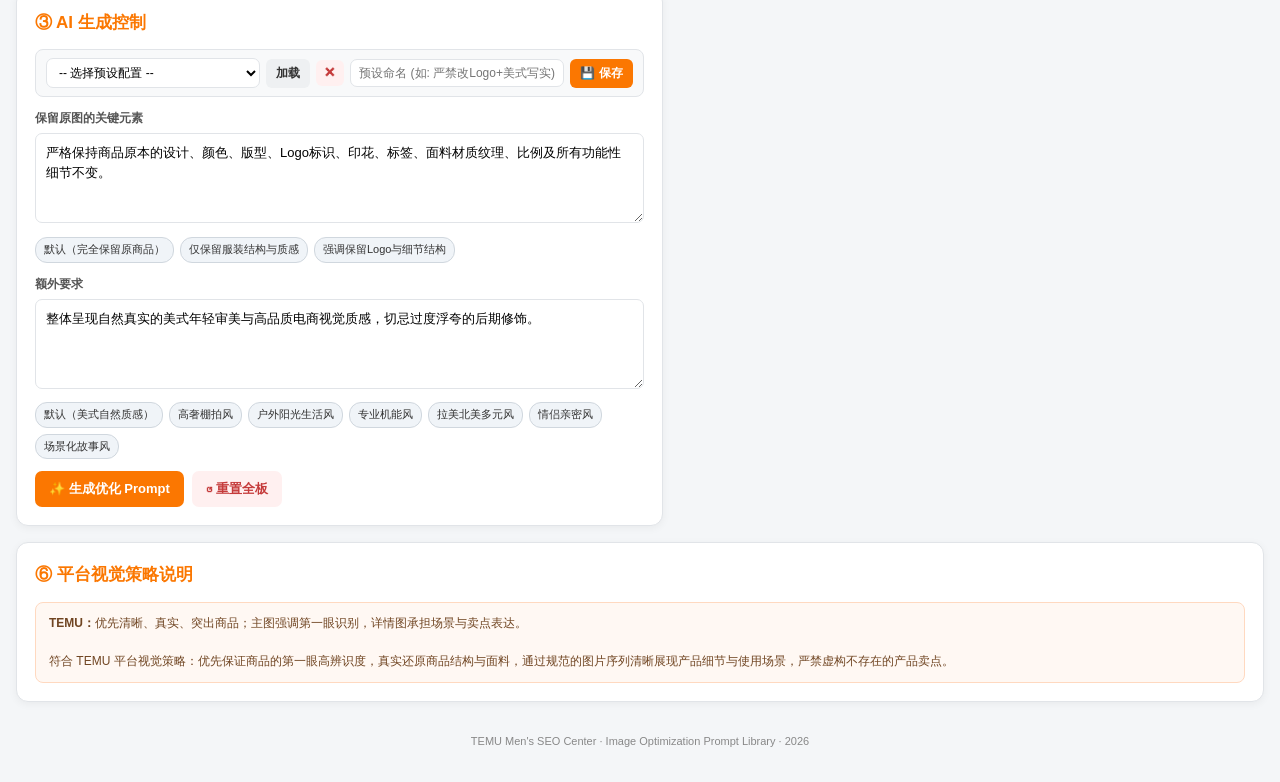
<file: image-optimization.html>
<!DOCTYPE html>
<html lang="zh-CN">
<head>
<meta charset="UTF-8">
<meta name="viewport" content="width=device-width, initial-scale=1.0">
<title>TEMU Men's SEO Center | 图片优化提示词中心</title>
<style>
:root{--orange:#fb7701;--orange2:#e06800;--bg:#f4f6f8;--card:#fff;--text:#333;--muted:#707780;--border:#e1e4e8;--tag:#fff3eb;--green:#16845b;--red:#c53b3b}
*{box-sizing:border-box;margin:0;padding:0;font-family:-apple-system,BlinkMacSystemFont,"Segoe UI",Roboto,"Helvetica Neue",Arial,sans-serif}
body{background:var(--bg);color:var(--text);line-height:1.6;padding:16px;max-width:1500px;margin:auto}
.header{background:#fff;border-radius:12px;padding:22px;margin-bottom:16px;box-shadow:0 2px 8px rgba(0,0,0,.05);border-left:5px solid var(--orange)}
.header h1{color:var(--orange);font-size:25px}.header p{color:#666;font-size:13px;margin-top:5px}
.back{display:inline-block;margin-bottom:10px;color:var(--orange);cursor:pointer;font-size:13px}
.layout{display:grid;grid-template-columns:1.05fr .95fr;gap:16px}
.card{background:#fff;border-radius:12px;padding:18px;box-shadow:0 2px 8px rgba(0,0,0,.05);border:1px solid var(--border);margin-bottom:16px}
.card h2{font-size:17px;color:var(--orange);margin-bottom:13px;display:flex;justify-content:space-between;align-items:center}
.card h3{font-size:14px;margin:16px 0 8px}
.notice{background:#fff8f3;border:1px solid #ffd9c0;border-radius:8px;padding:11px 13px;font-size:12px;color:#704522;margin-bottom:14px}
.grid{display:grid;grid-template-columns:repeat(2,minmax(0,1fr));gap:10px}
.field label{display:block;font-size:12px;font-weight:700;color:#555;margin-bottom:5px}
select,input,textarea{width:100%;border:1px solid var(--border);border-radius:7px;padding:9px 10px;outline:none;font-size:13px;background:#fff}
select:focus,input:focus,textarea:focus{border-color:var(--orange)}
textarea{min-height:90px;resize:vertical;line-height:1.55}
.option-row{display:flex;flex-wrap:wrap;gap:7px}
.option{background:#f7f8fa;border:1px solid var(--border);padding:6px 9px;border-radius:16px;font-size:12px;cursor:pointer}
.option.active{background:var(--tag);border-color:#ffb987;color:#c65300;font-weight:700}
.checks{display:flex;flex-wrap:wrap;gap:7px}
.check{display:flex;align-items:center;gap:5px;background:#fafafa;border:1px solid var(--border);border-radius:7px;padding:7px 9px;font-size:12px;cursor:pointer}
.check input{width:auto}
.preset-tags{display:flex;flex-wrap:wrap;gap:6px;margin-top:6px}
.preset-tag{background:#f0f4f8;border:1px solid #d0d7de;color:#333;border-radius:12px;padding:3px 8px;font-size:11px;cursor:pointer}
.preset-tag:hover{background:var(--tag);border-color:#ffb987;color:#c65300}
.module-preset{background:#f8f9fa;border:1px solid var(--border);border-radius:8px;padding:8px 10px;margin-bottom:12px;display:flex;gap:6px;align-items:center;flex-wrap:wrap}
.module-preset input{flex:1;min-width:120px;padding:6px 8px;font-size:12px}
.module-preset select{flex:1;min-width:140px;padding:6px 8px;font-size:12px}
.module-preset button{padding:6px 10px;font-size:12px;border-radius:6px}
.actions{display:flex;gap:8px;flex-wrap:wrap;margin-top:12px}
button{border:0;border-radius:7px;padding:9px 14px;font-weight:700;font-size:13px;cursor:pointer}
.primary{background:var(--orange);color:#fff}.primary:hover{background:var(--orange2)}
.secondary{background:#eef0f2;color:#333}.danger{background:#fff0f0;color:var(--red)}
.result{position:sticky;top:12px}
.prompt{background:#1f2328;color:#f5f7f9;border-radius:9px;padding:15px;min-height:260px;font-family:ui-monospace,SFMono-Regular,Menlo,Consolas,monospace;font-size:12px;white-space:pre-wrap;word-break:break-word}
.chips{display:flex;flex-wrap:wrap;gap:6px;margin-top:8px}.chip{background:var(--tag);border:1px solid #ffd8bf;color:#9b470f;border-radius:15px;padding:4px 8px;font-size:11px}
.stats{font-size:12px;color:#777;margin-top:9px}
.feature-grid{display:grid;grid-template-columns:repeat(3,1fr);gap:9px}
.feature{background:#fafafa;border:1px solid var(--border);padding:10px;border-radius:8px}
.feature b{font-size:12px}.feature p{font-size:11px;color:#777;margin-top:3px}
.footer{text-align:center;color:#888;font-size:11px;padding:15px}
@media(max-width:900px){.layout{grid-template-columns:1fr}.result{position:static}.feature-grid{grid-template-columns:1fr 1fr}}
@media(max-width:600px){body{padding:10px}.grid{grid-template-columns:1fr}.feature-grid{grid-template-columns:1fr}}
</style>
</head>
<body>
<div class="header">
 <div class="back" onclick="goBackToTitleCenter()">← 返回首页</div>
  <h1>🖼️ 图片优化提示词中心</h1>
  <p>不直接生成图片：根据商品特征组合出可复制的 AI 视觉优化 Prompt，商家可用于 ChatGPT / Gemini / Midjourney / 即梦 / 可灵等图像工具。</p>
</div>

<div class="notice">
<b>使用原则：</b>先保证“商品不变”，再优化“环境、灯光、构图、模特、场景”。本页面把平台合规要求与跨平台视觉趋势分开处理，避免把“爆款特征”误当成平台硬性规则。
</div>

<div class="layout">
<section>

<!-- 模块①：定义商品 -->
<div class="card">
<h2>① 先定义商品</h2>
<div class="module-preset">
  <select id="presetList_m1"><option value="">-- 选择商品定义预设 --</option></select>
  <button class="secondary" id="btnLoad_m1">加载</button>
  <button class="danger" id="btnDel_m1" style="padding:6px 8px;">✕</button>
  <input id="presetName_m1" placeholder="预设命名 (如: 运动马甲组)">
  <button class="primary" id="btnSave_m1">💾 保存</button>
</div>

<div class="grid">
<div class="field"><label>平台</label><select id="platform"></select></div>
<div class="field"><label>图片类型</label><select id="imageType"></select></div>
<div class="field"><label>男装品类</label><select id="category"></select></div>
<div class="field"><label>视觉风格</label><select id="style"></select></div>
</div>

<h3>商品已有卖点（可多选）</h3>
<div class="checks" id="sellingPoints"></div>

<h3>你希望 AI 做什么？</h3>
<div class="option-row" id="taskOptions">
  <span class="option" data-task="retouch">修图增强</span>
  <span class="option active" data-task="background">更换背景</span>
  <span class="option" data-task="model">真人上身</span>
  <span class="option" data-task="lifestyle">生成场景</span>
  <span class="option" data-task="detail">强化细节</span>
  <span class="option" data-task="complete">整套图规划</span>
</div>
</div>

<!-- 模块②：视觉语言与模特细节 -->
<div class="card">
<h2>② 选择视觉语言与模特细节</h2>
<div class="module-preset">
  <select id="presetList_m2"><option value="">-- 选择视觉/模特预设 --</option></select>
  <button class="secondary" id="btnLoad_m2">加载</button>
  <button class="danger" id="btnDel_m2" style="padding:6px 8px;">✕</button>
  <input id="presetName_m2" placeholder="预设命名 (如: 欧美成熟健身风)">
  <button class="primary" id="btnSave_m2">💾 保存</button>
</div>

<div class="grid">
<div class="field"><label>背景</label><select id="background"></select></div>
<div class="field"><label>灯光</label><select id="lighting"></select></div>
<div class="field"><label>镜头</label><select id="camera"></select></div>
<div class="field"><label>构图</label><select id="composition"></select></div>
<div class="field"><label>模特类型</label><select id="model"></select></div>
<div class="field"><label>模特人种/肤色</label><select id="modelEthnicity"></select></div>
<div class="field"><label>模特年龄段</label><select id="modelAge"></select></div>
<div class="field"><label>模特姿势风格</label><select id="modelPose"></select></div>
<div class="field"><label>模特形体特征</label><select id="modelFitness"></select></div>
<div class="field"><label>调性风格</label><select id="tone"></select></div>
<div class="field"><label>动作类型</label><select id="action"></select></div>
<div class="field"><label>场景类型</label><select id="scenarioType"></select></div>
<div class="field"><label>道具/物件</label><select id="props"></select></div>
<div class="field"><label>配饰搭配</label><select id="accessories"></select></div>
<div class="field"><label>服饰搭配</label><select id="styling"></select></div>
<div class="field"><label>拍摄指令</label><select id="shootingDirective"></select></div>
<div class="field" style="grid-column: span 2;"><label>输出比例</label>
<select id="ratio">
<option value="1:1" selected>1:1 方图</option>
<option value="4:5">4:5 竖图</option>
<option value="3:4">3:4 竖图</option>
<option value="16:9">16:9 横图</option>
</select></div>
</div>

<h3>补充商品信息</h3>
<input id="productInfo" value="黑色轻薄防风跑步马甲，立领，拉链口袋，男款">
</div>

<!-- 模块③：AI生成控制 -->
<div class="card">
<h2>③ AI 生成控制</h2>
<div class="module-preset">
  <select id="presetList_m3"><option value="">-- 选择生成控制预设 --</option></select>
  <button class="secondary" id="btnLoad_m3">加载</button>
  <button class="danger" id="btnDel_m3" style="padding:6px 8px;">✕</button>
  <input id="presetName_m3" placeholder="预设命名 (如: 严禁改Logo+美式写实)">
  <button class="primary" id="btnSave_m3">💾 保存</button>
</div>

<div class="field">
<label>保留原图的关键元素</label>
<textarea id="preserve">严格保持商品原本的设计、颜色、版型、Logo标识、印花、标签、面料材质纹理、比例及所有功能性细节不变。</textarea>
<div class="preset-tags" id="preservePresets">
  <span class="preset-tag" data-val="严格保持商品原本的设计、颜色、版型、Logo标识、印花、标签、面料材质纹理、比例及所有功能性细节不变。">默认（完全保留原商品）</span>
  <span class="preset-tag" data-val="保持服装整体版型与材质纹理不变，仅替换商品背景与拍摄环境。">仅保留服装结构与质感</span>
  <span class="preset-tag" data-val="重点确保品牌Logo、口袋布局、拉链位置与排布与原商品完全一致。">强调保留Logo与细节结构</span>
</div>
</div>

<div class="field" style="margin-top:12px">
<label>额外要求</label>
<textarea id="extra">整体呈现自然真实的美式年轻审美与高品质电商视觉质感，切忌过度浮夸的后期修饰。</textarea>
<div class="preset-tags" id="extraPresets">
  <span class="preset-tag" data-val="整体呈现自然真实的美式年轻审美与高品质电商视觉质感，切忌过度浮夸的后期修饰。">默认（美式自然质感）</span>
  <span class="preset-tag" data-val="呈现极简高奢高级棚拍感，强调柔和自然的光影与干净无瑕的背景。">高奢棚拍风</span>
  <span class="preset-tag" data-val="展现真实户外阳光感与动态生活方式，保持模特自然有精气神，避免生硬的假人感。">户外阳光生活风</span>
  <span class="preset-tag" data-val="注重品质细节呈现，展现工业设计感与专业机能属性，强调技术含量。">专业机能风</span>
  <span class="preset-tag" data-val="融合拉丁与北美的多元审美，展现热情活力与包容性，肤色与体型多样化呈现。">拉美北美多元风</span>
  <span class="preset-tag" data-val="强调情侣配对与亲密关系，两人互动自然真挚，传达陪伴感与信任感。">情侣亲密风</span>
  <span class="preset-tag" data-val="展现真实场景化穿搭故事，一件单品在多个生活场景中的应用，强化实用性。">场景化故事风</span>
</div>
</div>

<div class="actions">
<button class="primary" id="btnGenerate">✨ 生成优化 Prompt</button>
<button class="danger" id="btnReset">↺ 重置全板</button>
</div>
</div>
</section>

<aside class="result">
<div class="card">
<h2>④ 可直接复制给 AI</h2>
<div class="prompt" id="prompt">请选择商品特征后点击「生成优化 Prompt」。</div>
<div class="chips" id="chips"></div>
<div class="stats" id="stats">当前：待生成</div>
<div class="actions" style="margin-top:14px">
  <button class="primary" id="btnCopy" style="width:100%;padding:11px;font-size:14px">📋 复制 Prompt</button>
</div>
</div>

<div class="card">
<h2>⑤ 爆款视觉应该如何</h2>
<div class="feature-grid">
<div class="feature"><b>商品主体清晰</b><p>缩略图状态下也能迅速识别品类、轮廓和颜色。</p></div>
<div class="feature"><b>第一张图低干扰</b><p>主图优先商品本身，减少抢视觉焦点的道具和复杂背景。</p></div>
<div class="feature"><b>真人上身证明版型</b><p>用真实人体比例帮助消费者判断长度、宽松度和穿着效果。</p></div>
<div class="feature"><b>多角度补信息</b><p>正面、侧面、背面、45°和细节图分别解决不同疑问。</p></div>
<div class="feature"><b>功能必须可视化</b><p>口袋、拉链、面料纹理等要用近景证据表达。</p></div>
<div class="feature"><b>场景服务于商品</b><p>骑行、健身、城市通勤等背景要强化使用场景，而不是喧宾夺主。</p></div>
</div>
</div>
</aside>
</div>

<div class="card">
<h2>⑥ 平台视觉策略说明</h2>
<div id="platformStrategy"></div>
</div>

<div class="footer">TEMU Men's SEO Center · Image Optimization Prompt Library · 2026</div>

<script>
  function goBackToTitleCenter() {
  // 优先尝试返回上一页；如果没有历史记录，则直接跳转到标题优化中心主页
  if (document.referrer && document.referrer !== window.location.href) {
    history.back();
  } else {
    window.location.href = "index.html"; // 请根据你主页的实际文件名修改（如 index (2).html）
  }
}
window.addEventListener('DOMContentLoaded', () => {
  const DATA = {
    "platforms": [{"id": "temu", "name": "TEMU", "desc": "优先清晰、真实、突出商品；主图强调第一眼识别，详情图承担场景与卖点表达。"}, {"id": "amazon", "name": "Amazon", "desc": "主图合规优先：白底、真实商品、无额外文字/水印；服装重点展示版型与商品本体。"}, {"id": "shein", "name": "SHEIN", "desc": "兼顾商品展示与时尚感；支持方图/竖图、多角度及真人上身/使用场景。"}],
    "imageTypes": [{"id": "main", "name": "主图 / 首图", "goal": "提高列表页识别度与点击欲望"}, {"id": "detail", "name": "卖点图", "goal": "把材质、版型、功能转化为可视化证据"}, {"id": "lifestyle", "name": "场景图", "goal": "让消费者快速理解穿着场景与生活方式"}, {"id": "model", "name": "真人上身图", "goal": "展示版型、比例、穿着效果"}, {"id": "detail_close", "name": "细节特写", "goal": "放大面料、拉链、口袋、缝线、功能结构"}, {"id": "comparison", "name": "对比/信息图", "goal": "用视觉层级表达功能差异或尺码信息"}],
    "categories": [{"id": "vest", "name": "男士马甲 / 跑步马甲", "keywords": ["men's vest", "running vest", "puffer vest", "utility vest"]}, {"id": "cycling", "name": "骑行服", "keywords": ["cycling jersey", "cycling bib shorts", "cycling skinsuit"]}, {"id": "overall", "name": "背带裤 / 连体服", "keywords": ["overalls", "bib pants", "jumpsuit", "bodysuit"]}, {"id": "workout", "name": "练功服 / 运动连体服", "keywords": ["workout bodysuit", "gymnastics leotard", "dance bodysuit"]}, {"id": "other", "name": "其他男装", "keywords": ["men's apparel", "streetwear", "casual wear"]}],
    "styles": [{"id": "clean", "name": "高级极简", "prompt": "干净的高级电商美学，简洁的画面构图，精致的整体造型"}, {"id": "sport", "name": "运动机能", "prompt": "专业运动机能风，富有张力且可控的专业运动构图"}, {"id": "street", "name": "城市街头", "prompt": "现代城市街头美学，自然随性的服装展示状态"}, {"id": "outdoor", "name": "户外探索", "prompt": "真实自然户外生活方式，带有功能性与探索氛围"}, {"id": "resort", "name": "度假休闲", "prompt": "轻松惬意的度假生活风格，明亮自然的氛围，随性穿搭"}, {"id": "y2k", "name": "Y2K / 年轻潮流", "prompt": "充满年轻活力的复古Y2K潮流风格，富有动感的时尚摄影"}],
    "backgrounds": [{"id": "white", "name": "纯白电商背景", "prompt": "纯白色无缝纯净背景，标准无瑕影棚布景"}, {"id": "lightgray", "name": "浅灰棚拍", "prompt": "柔和浅灰色无缝影棚背景"}, {"id": "studio", "name": "高级摄影棚", "prompt": "极简高级商业摄影棚环境，带有可控的柔和光影"}, {"id": "urban", "name": "城市街景", "prompt": "干净现代的城市建筑环境，带有优雅的建筑线条背景"}, {"id": "gym", "name": "健身房", "prompt": "现代干净的室内健身房环境，真实的运动训练氛围"}, {"id": "road", "name": "骑行道路", "prompt": "真实风光骑行公路背景，自然日光照明"}, {"id": "mountain", "name": "户外山地", "prompt": "真实的户外山野环境，自然明亮的光照"}, {"id": "beach", "name": "海边度假", "prompt": "明亮的海滨度假场景，自然充沛的阳光"}],
    "lighting": [{"id": "soft", "name": "柔和商业光", "prompt": "柔和漫反射商业柔光，均衡的高光与自然过渡的阴影"}, {"id": "daylight", "name": "自然日光", "prompt": "明亮的自然日光，真实还原皮肤与面料材质色泽"}, {"id": "highkey", "name": "高调明亮", "prompt": "高调明亮的商业照明，干净的调性，清晰抠图般的商品主体"}, {"id": "contrast", "name": "立体对比", "prompt": "带有方向感的可控光影，凸显服装立体质感与轮廓"}],
    "camera": [{"id": "front", "name": "正面平视", "prompt": "正前方平视视角，对称且清晰展示商品整体形态"}, {"id": "45", "name": "45°视角", "prompt": "干净的45度视角，同时展示服装正面与侧面的结构细节"}, {"id": "fullbody", "name": "全身上身", "prompt": "全身/半身时尚构图，清晰完整地呈现服装版型剪裁"}, {"id": "close", "name": "近距离细节", "prompt": "近距离微距摄影，锐利清晰的面料纹理与做工细节"}, {"id": "dynamic", "name": "运动动态", "prompt": "自然流畅的运动姿态，服装主体依然清晰无模糊"}],
    "models": [
      {"id": "neutral", "name": "自然男性模特", "prompt": "成年男性模特，面部表情自然，身体姿态放松且自信"},
      {"id": "athletic", "name": "运动型男性模特", "prompt": "身材健硕的成年男性模特，比例真实自然，呈专业运动姿态"},
      {"id": "streetmale", "name": "年轻街头男性模特", "prompt": "年轻时尚的男性模特，带有真实有型的街头态度"},
      {"id": "no_model", "name": "不使用模特", "prompt": "不使用任何真人模特，仅展示服装商品本身"}
    ],
    "modelEthnicities": [
      {"id": "caucasian", "name": "欧美/白人模特", "prompt": "白人/欧美特征模特"},
      {"id": "latino", "name": "拉丁/小麦色模特", "prompt": "拉丁裔/健康小麦肤色模特"},
      {"id": "black", "name": "非裔/黑人模特", "prompt": "非裔/黑人模特"},
      {"id": "asian", "name": "东亚/亚裔模特", "prompt": "东亚/亚裔特征模特"},
      {"id": "mixed", "name": "混血感模特", "prompt": "混血感时尚模特"}
    ],
    "modelAges": [
      {"id": "young", "name": "青年 (20-25岁)", "prompt": "20-25岁充满青春活力的年轻男模"},
      {"id": "adult", "name": "青壮年 (25-35岁)", "prompt": "25-35岁成熟自信的青壮年男模"},
      {"id": "middle", "name": "熟男 (35-45岁)", "prompt": "35-45岁沉稳有型的高级感熟男模特"}
    ],
    "modelPoses": [
      {"id": "standing", "name": "自然站姿", "prompt": "放松自然的站立姿态，双臂自然下垂或手插口袋，完整展现服装"},
      {"id": "walking", "name": "行进动态", "prompt": "自然迈步前行的抓拍姿态，展现服装在动态下的流线与悬垂感"},
      {"id": "sitting", "name": "休闲坐姿", "prompt": "随性舒适的坐姿，呈现轻松的休闲穿搭氛围"},
      {"id": "sports", "name": "专业运动姿势", "prompt": "跑步、热身或拉伸等运动姿态，展现服装的延伸性与功能性"},
      {"id": "looking_away", "name": "侧面/不看镜头", "prompt": "眼神微向侧方倾斜，带有商业杂志硬照的自然氛围感"}
    ],
    "sellingPoints": [{"id": "quickdry", "name": "速干", "prompt": "通过轻盈的面料质感与运动场景，直观呈现卓越的速干透气性能"}, {"id": "breathable", "name": "透气", "prompt": "通过轻薄面料的悬垂感与户外环境，直观展现面料的透气呼吸感"}, {"id": "stretch", "name": "弹力", "prompt": "在不拉伸变形商品的前提下，展现面料自然的高弹力与活动舒适度"}, {"id": "warm", "name": "保暖", "prompt": "通过质感饱满的面料与秋冬场景，直观表达良好的保暖防风效果"}, {"id": "pockets", "name": "多口袋", "prompt": "清晰突出展示多功能口袋的位置布局、容量与实用收纳细节"}, {"id": "zipper", "name": "拉链结构", "prompt": "近景特写呈现高质量拉链做工、平整的缝线与精致的边缘处理"}, {"id": "lightweight", "name": "轻量", "prompt": "通过轻盈的飘逸感与干净俐落的剪裁，展现极致轻薄无负担的穿感"}, {"id": "oversized", "name": "宽松版型", "prompt": "清晰展示宽松时尚的落肩版型与自然的面料悬垂褶皱"}, {"id": "slim", "name": "修身版型", "prompt": "清晰展现贴合人体工学剪裁的修身线条与干练体型"}, {"id": "universal_fit", "name": "包容性版型", "prompt": "展现宽泛的尺码适配性与多体型友好度，展示服装对不同身材的包容与修饰效果"}, {"id": "versatility", "name": "多场景适配", "prompt": "一件单品在运动、日常、街头等多个场景中的完美演绎，强化实用性"}, {"id": "comfort", "name": "穿着舒适度", "prompt": "通过模特自然放松的表情与肢体语言，直观传达高舒适度与易活动的穿感"}],
    "composition": [{"id": "productfirst", "name": "商品优先", "prompt": "商品作为绝对的视觉核心，背景与搭配仅作衬托不抢眼"}, {"id": "center", "name": "中心构图", "prompt": "干净的居中构图，留有舒适的视觉呼吸感，第一眼辨识度极高"}, {"id": "thirds", "name": "三分法", "prompt": "经典九宫格三分法构图，具备清晰的视觉层级与自然留白"}, {"id": "detailgrid", "name": "主图+细节组合", "prompt": "以一个主视觉视角为主，辅以精致的局部细节展现"}, {"id": "motion", "name": "动作叙事", "name2": "动态场景", "prompt": "带有真实动作叙事感的画面构图，展示服装在实际穿着中的效果"}],
    "modelFitness": [{"id": "lean", "name": "精瘦型", "prompt": "身材精瘦修长，肌肉线条清晰，低体脂率，呈现健康运动感"}, {"id": "athletic", "name": "运动健硕型", "prompt": "肌肉发达，身材匀称健硕，明显的肌肉线条与力量感，运动员气质"}, {"id": "muscular", "name": "健美肌肉型", "prompt": "肌肉发达明显，体型壮硕有力，线条清晰，力量感十足"}, {"id": "average", "name": "普通匀称型", "prompt": "身材普通匀称，比例协调，自然体型，无明显肌肉或脂肪"}, {"id": "relaxed", "name": "放松自然型", "prompt": "自然放松的身体状态，无刻意强调肌肉，呈现真实日常体型"}],
    "tone": [{"id": "refined", "name": "精致高奢", "prompt": "精致、高端、极简优雅，强调品质感与设计感"}, {"id": "editorial", "name": "时尚杂志风", "prompt": "专业时尚摄影感，艺术性强，具备高级时尚大片质感"}, {"id": "lifestyle", "name": "生活方式风", "prompt": "自然真实的生活场景感，亲切感强，强调实际穿搭意义"}, {"id": "sporty", "name": "专业运动感", "prompt": "专业运动属性突出，动感十足，功能性视觉明显"}, {"id": "street", "name": "街头潮流感", "prompt": "年轻有活力，街头感强，时尚前卫，态度感足"}, {"id": "minimalist", "name": "极简冷调", "prompt": "纯净极简，冷调高级，线条感强，无多余元素"}, {"id": "warm", "name": "温暖质感", "prompt": "柔和温暖的调性，亲切感强，给人舒适放松的感受"}],
    "action": [{"id": "stationary", "name": "静止展示", "prompt": "静止站立，完整展示服装版型与细节"}, {"id": "walking", "name": "行走", "prompt": "自然步伐行走，展现服装在动态下的流线感"}, {"id": "running", "name": "跑步", "prompt": "跑步姿态，展现速干、透气等运动功能性"}, {"id": "stretching", "name": "拉伸运动", "prompt": "做拉伸或热身动作，展现面料的弹力与延伸性"}, {"id": "cycling", "name": "骑行姿态", "prompt": "骑行站姿或骑行状态，展现骑行服的功能性"}, {"id": "casual_sitting", "name": "随意坐姿", "prompt": "放松的坐姿，展现休闲穿搭中的舒适感"}, {"id": "active_pose", "name": "活跃姿态", "prompt": "充满活力的动态姿态，展现年轻有朝气"}],
    "scenarioType": [{"id": "studio", "name": "影棚/棚拍", "prompt": "专业摄影棚，可控光影环境"}, {"id": "gym", "name": "健身房", "prompt": "现代健身房环境，运动训练氛围"}, {"id": "outdoor_street", "name": "城市街景", "prompt": "干净整洁的城市街景、街道或广场"}, {"id": "park", "name": "公园/绿地", "prompt": "开放的绿色公园或草地环境"}, {"id": "cycling_road", "name": "骑行道路", "prompt": "开阔的公路或骑行路线"}, {"id": "beach", "name": "海滨度假", "prompt": "明亮阳光的海边、沙滩环境"}, {"id": "mountain", "name": "山地户外", "prompt": "真实的户外山野、爬山环境"}, {"id": "urban_rooftop", "name": "城市屋顶", "prompt": "现代城市屋顶或高楼背景"}, {"id": "lifestyle_home", "name": "生活居家", "prompt": "自然的家居或室内生活场景"}, {"id": "commute", "name": "城市通勤", "prompt": "通勤场景，地铁站、街道、办公楼周边"}],
    "props": [{"id": "none", "name": "无道具", "prompt": "不添加道具，专注于服装本身"}, {"id": "sports_eq", "name": "运动器材", "prompt": "哑铃、瑜伽垫、运动器械等运动道具"}, {"id": "bike", "name": "自行车", "prompt": "自行车或骑行相关道具"}, {"id": "casual_accessories", "name": "日常配件", "prompt": "背包、手机、钥匙等日常随身物品"}, {"id": "beverage", "name": "饮品/水", "prompt": "运动饮料、水杯等健身相关饮品"}, {"id": "tech", "name": "科技产品", "prompt": "手机、手表、耳机等科技产品"}, {"id": "lifestyle_minimal", "name": "极简生活", "prompt": "简约的日常物品，强调品质感"}],
    "accessories": [{"id": "none", "name": "无配饰", "prompt": "不添加配饰，专注于服装"}, {"id": "watch", "name": "手表", "prompt": "精致的运动手表或时尚手表，彰显品味"}, {"id": "cap", "name": "帽子/棒球帽", "prompt": "运动帽或棒球帽，增强街头运动感"}, {"id": "sunglasses", "name": "太阳镜", "prompt": "太阳镜，增强户外运动或度假感"}, {"id": "backpack", "name": "背包", "prompt": "运动背包或时尚背包，强调功能性"}, {"id": "wristband", "name": "腕带/护腕", "prompt": "运动腕带或护腕，突出运动属性"}, {"id": "chain", "name": "项链/链条", "prompt": "简约项链或链条饰品，增添时尚气质"}, {"id": "shoes_featured", "name": "突出鞋类", "prompt": "强调配套运动鞋，展现整体搭配"}],
    "styling": [{"id": "single", "name": "单件展示", "prompt": "仅展示本件服装，不添加其他服饰，专注商品本身"}, {"id": "basic_layer", "name": "基础分层", "prompt": "穿着基础内衣或打底层，展现层次感与修身效果"}, {"id": "contrast_top", "name": "上下搭配", "prompt": "配套搭配下装或裤子，展现完整穿搭效果"}, {"id": "lifestyle_outfit", "name": "生活全搭", "prompt": "配搭完整日常搭配，展现实际穿着场景与生活方式"}, {"id": "monochrome", "name": "同色系搭配", "prompt": "同色系搭配，强调服装本身的设计与色彩"}, {"id": "contrasting", "name": "撞色搭配", "prompt": "对比色搭配，增强视觉冲击力与时尚感"}],
    "shootingDirective": [{"id": "natural", "name": "自然真实风", "prompt": "追求自然真实的效果，还原真实穿着体验"}, {"id": "professional", "name": "专业棚拍风", "prompt": "专业商业摄影，严谨的打光与构图，极高的工业标准"}, {"id": "editorial", "name": "时尚大片风", "prompt": "时尚杂志级别的艺术指导，具备高级视觉冲击力"}, {"id": "documentary", "name": "纪实风格", "prompt": "纪实风格抓拍，捕捉真实的动作与表情，生活感强"}, {"id": "high_energy", "name": "高能量感", "prompt": "充满活力与朝气的拍摄，动感十足，年轻有为"}, {"id": "minimalist_moody", "name": "极简气质风", "prompt": "极简构图，冷调高级，强调气质而非热闹"}, {"id": "cinematic", "name": "电影感", "prompt": "具备电影般的光影与色调，营造故事感与代入感"}],
    "negative": ["严禁改变原商品的原本设计与剪裁", "严禁修改服装颜色或产生色差", "严禁修改、添加或删除原本的Logo、印花、图案及标签", "严禁凭空虚构不存在的口袋、拉链或功能细节", "严禁改变面料材质与纹理表现", "禁止出现畸形的手部、肢体或不协调的人体结构", "禁止多余的手指或多余肢体", "禁止重复出现多个相同的商品", "禁止悬浮不合常理的物品", "禁止出现水印、无关文字或印章", "禁止添加虚假的电商标签或平台 Logo", "禁止过度HDR或饱和度过高的浮光色彩", "禁止塑料感严重的面料质感", "禁止不自然的AI假皮皮肤", "禁止杂乱抢眼的背景干扰", "禁止性别特征的过度强调或不适当呈现", "禁止身体部位的不当暴露或不尊重表达", "禁止刻板印象的文化代表性错误", "禁止两个人物的年龄差距显著不当", "禁止场景中出现违法违规的活动", "禁止面部识别失败或表情呆滞不自然", "禁止模特穿着与配饰不搭或明显冲突", "禁止真人模特与虚拟元素混合的混乱表达"]
  };

  const CATEGORY_MAP = {
    platform: 'platforms', imageType: 'imageTypes', category: 'categories',
    style: 'styles', background: 'backgrounds', lighting: 'lighting',
    camera: 'camera', composition: 'composition', model: 'models',
    modelEthnicity: 'modelEthnicities', modelAge: 'modelAges', modelPose: 'modelPoses',
    modelFitness: 'modelFitness', tone: 'tone', action: 'action',
    scenarioType: 'scenarioType', props: 'props', accessories: 'accessories',
    styling: 'styling', shootingDirective: 'shootingDirective'
  };

  const DEFAULTS = {
    platform: 'temu', imageType: 'main', category: 'vest', style: 'clean',
    background: 'white', lighting: 'soft', camera: 'front', composition: 'productfirst',
    model: 'neutral', modelEthnicity: 'caucasian', modelAge: 'adult', modelPose: 'standing',
    modelFitness: 'athletic', tone: 'lifestyle', action: 'stationary',
    scenarioType: 'studio', props: 'none', accessories: 'none',
    styling: 'single', shootingDirective: 'professional',
    sellingPoints: ['quickdry', 'breathable']
  };

  const $ = id => document.getElementById(id);
  
  const fill = (id, arr, defaultId) => { 
    if ($(id) && Array.isArray(arr)) {
      $(id).innerHTML = arr.map(x=>`<option value="${x.id}" ${x.id===defaultId?'selected':''}>${x.name}</option>`).join(''); 
    }
  };

  const selected = id => {
    const dataKey = CATEGORY_MAP[id] || id;
    const list = DATA[dataKey] || [];
    const el = $(id);
    if (!el) return { id: '', name: '', prompt: '' };
    return list.find(x => x.id === el.value) || list[0] || { id: '', name: '', prompt: '' };
  };

  fill('platform', DATA.platforms, DEFAULTS.platform); 
  fill('imageType', DATA.imageTypes, DEFAULTS.imageType); 
  fill('category', DATA.categories, DEFAULTS.category);
  fill('style', DATA.styles, DEFAULTS.style); 
  fill('background', DATA.backgrounds, DEFAULTS.background); 
  fill('lighting', DATA.lighting, DEFAULTS.lighting);
  fill('camera', DATA.camera, DEFAULTS.camera); 
  fill('composition', DATA.composition, DEFAULTS.composition); 
  fill('model', DATA.models, DEFAULTS.model);
  fill('modelEthnicity', DATA.modelEthnicities, DEFAULTS.modelEthnicity);
  fill('modelAge', DATA.modelAges, DEFAULTS.modelAge);
  fill('modelPose', DATA.modelPoses, DEFAULTS.modelPose);
  fill('modelFitness', DATA.modelFitness, DEFAULTS.modelFitness);
  fill('tone', DATA.tone, DEFAULTS.tone);
  fill('action', DATA.action, DEFAULTS.action);
  fill('scenarioType', DATA.scenarioType, DEFAULTS.scenarioType);
  fill('props', DATA.props, DEFAULTS.props);
  fill('accessories', DATA.accessories, DEFAULTS.accessories);
  fill('styling', DATA.styling, DEFAULTS.styling);
  fill('shootingDirective', DATA.shootingDirective, DEFAULTS.shootingDirective);

  if ($('sellingPoints')) {
    $('sellingPoints').innerHTML = DATA.sellingPoints.map(x =>
      `<label class="check"><input type="checkbox" value="${x.id}" ${DEFAULTS.sellingPoints.includes(x.id)?'checked':''}> ${x.name}</label>`).join('');
  }

  document.querySelectorAll('#taskOptions .option').forEach(el=>{
    el.onclick=()=>{
      document.querySelectorAll('#taskOptions .option').forEach(x=>x.classList.remove('active'));
      el.classList.add('active');
    }
  });

  document.querySelectorAll('#preservePresets .preset-tag').forEach(tag => {
    tag.onclick = () => $('preserve').value = tag.dataset.val;
  });
  document.querySelectorAll('#extraPresets .preset-tag').forEach(tag => {
    tag.onclick = () => $('extra').value = tag.dataset.val;
  });

  // ----------------=== 分模块 independent 预设保存与加载逻辑 ===----------------
  function getModulePresets(moduleKey) {
    try {
      return JSON.parse(localStorage.getItem('PRESET_' + moduleKey)) || {};
    } catch(e) {
      return {};
    }
  }

  function updateModuleDropdown(moduleKey) {
    const presets = getModulePresets(moduleKey);
    const select = $('presetList_' + moduleKey);
    if(!select) return;
    select.innerHTML = `<option value="">-- 选择预设配置 --</option>`;
    Object.keys(presets).forEach(name => {
      const opt = document.createElement('option');
      opt.value = name;
      opt.textContent = name;
      select.appendChild(opt);
    });
  }

  function setupModuleStorage(moduleKey, getModuleData, applyModuleData) {
    const btnSave = $('btnSave_' + moduleKey);
    const btnLoad = $('btnLoad_' + moduleKey);
    const btnDel  = $('btnDel_' + moduleKey);

    if (btnSave) {
      btnSave.onclick = () => {
        const name = $('presetName_' + moduleKey).value.trim();
        if(!name) return alert('请填写预设名称！');
        const data = getModuleData();
        const presets = getModulePresets(moduleKey);
        presets[name] = data;
        localStorage.setItem('PRESET_' + moduleKey, JSON.stringify(presets));
        updateModuleDropdown(moduleKey);
        $('presetList_' + moduleKey).value = name;
        alert(`模块预设「${name}」保存成功！`);
      };
    }

    if (btnLoad) {
      btnLoad.onclick = () => {
        const name = $('presetList_' + moduleKey).value;
        if(!name) return alert('请先选择要加载的预设！');
        const presets = getModulePresets(moduleKey);
        if(!presets[name]) return alert('预设不存在！');
        applyModuleData(presets[name]);
        alert(`预设「${name}」加载完成！`);
      };
    }

    if (btnDel) {
      btnDel.onclick = () => {
        const name = $('presetList_' + moduleKey).value;
        if(!name) return alert('请先选择要删除的预设！');
        if(!confirm(`确定要删除预设「${name}」吗？`)) return;
        const presets = getModulePresets(moduleKey);
        delete presets[name];
        localStorage.setItem('PRESET_' + moduleKey, JSON.stringify(presets));
        updateModuleDropdown(moduleKey);
        alert('删除成功！');
      };
    }

    updateModuleDropdown(moduleKey);
  }

  // --- 模块① 逻辑绑定 ---
  setupModuleStorage('m1', 
    () => ({
      platform: $('platform').value,
      imageType: $('imageType').value,
      category: $('category').value,
      style: $('style').value,
      task: document.querySelector('#taskOptions .option.active')?.dataset.task || 'background',
      sellingPoints: [...document.querySelectorAll('#sellingPoints input:checked')].map(x => x.value)
    }),
    (data) => {
      if(data.platform) $('platform').value = data.platform;
      if(data.imageType) $('imageType').value = data.imageType;
      if(data.category) $('category').value = data.category;
      if(data.style) $('style').value = data.style;
      if(data.task) {
        document.querySelectorAll('#taskOptions .option').forEach(el => {
          el.classList.toggle('active', el.dataset.task === data.task);
        });
      }
      if(Array.isArray(data.sellingPoints)) {
        document.querySelectorAll('#sellingPoints input').forEach(x => {
          x.checked = data.sellingPoints.includes(x.value);
        });
      }
      renderStrategy();
    }
  );

  // --- 模块② 逻辑绑定 ---
  setupModuleStorage('m2', 
    () => ({
      background: $('background').value,
      lighting: $('lighting').value,
      camera: $('camera').value,
      composition: $('composition').value,
      model: $('model').value,
      modelEthnicity: $('modelEthnicity').value,
      modelAge: $('modelAge').value,
      modelPose: $('modelPose').value,
      modelFitness: $('modelFitness').value,
      tone: $('tone').value,
      action: $('action').value,
      scenarioType: $('scenarioType').value,
      props: $('props').value,
      accessories: $('accessories').value,
      styling: $('styling').value,
      shootingDirective: $('shootingDirective').value,
      ratio: $('ratio').value,
      productInfo: $('productInfo').value
    }),
    (data) => {
      if(data.background) $('background').value = data.background;
      if(data.lighting) $('lighting').value = data.lighting;
      if(data.camera) $('camera').value = data.camera;
      if(data.composition) $('composition').value = data.composition;
      if(data.model) $('model').value = data.model;
      if(data.modelEthnicity) $('modelEthnicity').value = data.modelEthnicity;
      if(data.modelAge) $('modelAge').value = data.modelAge;
      if(data.modelPose) $('modelPose').value = data.modelPose;
      if(data.modelFitness) $('modelFitness').value = data.modelFitness;
      if(data.tone) $('tone').value = data.tone;
      if(data.action) $('action').value = data.action;
      if(data.scenarioType) $('scenarioType').value = data.scenarioType;
      if(data.props) $('props').value = data.props;
      if(data.accessories) $('accessories').value = data.accessories;
      if(data.styling) $('styling').value = data.styling;
      if(data.shootingDirective) $('shootingDirective').value = data.shootingDirective;
      if(data.ratio) $('ratio').value = data.ratio;
      if(data.productInfo !== undefined) $('productInfo').value = data.productInfo;
    }
  );

  // --- 模块③ 逻辑绑定 ---
  setupModuleStorage('m3', 
    () => ({
      preserve: $('preserve').value,
      extra: $('extra').value
    }),
    (data) => {
      if(data.preserve !== undefined) $('preserve').value = data.preserve;
      if(data.extra !== undefined) $('extra').value = data.extra;
    }
  );

  // ----------------================----------------------------

  function platformRules(){
   const pVal = $('platform') ? $('platform').value : 'temu';
   if(pVal === 'amazon') return '遵循 Amazon 平台主图合规要求：主图必须使用纯白背景（#FFFFFF），完美展现真实商品本体，绝对严禁添加任何额外文字、Logo、水印或装饰边框。服装类目重点突出版型与面料剪裁。';
   if(pVal === 'shein') return '符合 SHEIN 平台审美风格：保证商品细节精准还原，采用精致的高清方图或竖图呈现，展示多角度细节，优先推荐真人模特上身效果，保持服装为主体。';
   return '符合 TEMU 平台视觉策略：优先保证商品的第一眼高辨识度，真实还原商品结构与面料，通过规范的图片序列清晰展现产品细节与使用场景，严禁虚构不存在的产品卖点。';
  }

  function generatePrompt(){
   const p=selected('platform'), t=selected('imageType'), c=selected('category'), s=selected('style');
   const bg=selected('background'), li=selected('lighting'), ca=selected('camera'), co=selected('composition'), m=selected('model');
   const mEth=selected('modelEthnicity'), mAge=selected('modelAge'), mPose=selected('modelPose');
   const mFit=selected('modelFitness'), tone=selected('tone'), action=selected('action');
   const scenario=selected('scenarioType'), prop=selected('props'), acc=selected('accessories');
   const styling=selected('styling'), directive=selected('shootingDirective');

   const points = [...document.querySelectorAll('#sellingPoints input:checked')]
     .map(x => DATA.sellingPoints.find(y => y.id === x.value))
     .filter(Boolean);

   const activeTask = document.querySelector('#taskOptions .option.active');
   const task = activeTask ? activeTask.dataset.task : 'background';
   
   const product = $('productInfo').value.trim() || c.name;
   const preserve = $('preserve').value.trim() || '严格保持商品原本的设计、颜色、版型、Logo标识、印花、标签、面料材质纹理、比例及所有功能性细节不变。';
   const extra = $('extra').value.trim();

   let taskText = {
     retouch:'在完全不改变原商品像素与细节的前提下，对现有商品图片进行商业级高精修图与品质提升。',
     background:'在严格保留原商品本体的前提下，仅对背景与拍摄环境进行高质感替换。',
     model:'将原图商品自然真实地穿戴在模特身上，保证人体比例真实，服装贴合自然。',
     lifestyle:'创建真实的日常穿搭与生活使用场景，突出商品在实际生活中的质感，同时保持商品为主体。',
     detail:'生成高精度的近景特写图，清晰展现原商品的做工、面料材质纹理与功能性缝线。',
     complete:'规划生成全套跨境电商图片策略：包含高转化主图、模特上身图、场景生活图、细节特写图及背面图。'
   }[task] || '';

   let modelPromptText = m.id === 'no_model' 
     ? m.prompt 
     : `${m.prompt}（${mEth.prompt}，${mAge.prompt}，呈现${mPose.prompt}，${mFit.prompt}）`;

   let pointText = points.length ? points.map(x=>x.prompt).join('；') : '仅展示商品真实具备的品质，严禁虚构未验证的功能卖点。';
   let ratio = $('ratio') ? $('ratio').value : '1:1';

   const prompt=`【角色定义】
你是一位资深的跨境电商服装视觉总监与AI图像精修生成专家。

【目标平台】
${p.name}
${platformRules()}

【商品信息】
商品名称：${product}
所属品类：${c.name}

【生成任务】
${taskText}

【视觉方向】
整体调性：${tone.prompt}
视觉风格：${s.prompt}
背景环境：${scenario.prompt}
灯光效果：${li.prompt}
镜头角度：${ca.prompt}
画面构图：${co.prompt}
模特设定：${modelPromptText}
${prop.id !== 'none' ? `道具搭配：${prop.prompt}` : ''}
${acc.id !== 'none' ? `配饰搭配：${acc.prompt}` : ''}
${styling.id !== 'single' ? `服饰搭配：${styling.prompt}` : ''}
动作演绎：${action.prompt}
拍摄风格：${directive.prompt}
输出比例：${ratio}

【核心卖点视觉化】
${pointText}

【最高优先级：商品一致性要求】
${preserve}

【画质与商业摄影要求】
写实商业时装摄影风格，还原真实细腻的面料材质纹理，自然健康的皮肤质感，符合真实人体比例，商品轮廓边缘清晰干练，色彩精准无色差，具备柔和自然的阴影与受光面，整体呈现高级且真实的跨境电商爆款视觉。

【负向提示词 (Negative Prompt)】
${DATA.negative.join('；')}。

${extra ? '【卖家自定义补充要求】\n'+extra : ''}

【最终校验规则】
在生成图像前，请再次确认服装商品与原图保持完全一致。严禁添加、修改或改动任何产品的原有特征，确保买家在1-2秒内即可清晰识别产品本体。`;

   $('prompt').textContent = prompt;
   $('chips').innerHTML = [p.name, t.name, c.name, s.name, bg.name, li.name, ca.name, co.name, mEth.name, mPose.name, mFit.name, tone.name, action.name, scenario.name, directive.name]
     .filter(x => x)
     .map(x => `<span class="chip">${x}</span>`).join('');
   $('stats').textContent = `已生成：${prompt.length} 字符 · ${p.name} · ${t.name}`;
   
   renderStrategy();
  }

  function copyPrompt(){
   const text = $('prompt').textContent;
   if(text.startsWith('请选择')) return alert('请先生成 Prompt');
   if (navigator.clipboard && window.isSecureContext) {
      navigator.clipboard.writeText(text).then(()=>alert('Prompt 已复制')).catch(()=>fallbackCopy(text));
   } else {
      fallbackCopy(text);
   }
  }

  function fallbackCopy(text) {
   const textArea = document.createElement("textarea");
   textArea.value = text;
   document.body.appendChild(textArea);
   textArea.select();
   try {
     document.execCommand('copy');
     alert('Prompt 已复制');
   } catch (err) {
     alert('复制失败，请手动选择复制');
   }
   document.body.removeChild(textArea);
  }

  function resetAll(){
   fill('platform', DATA.platforms, DEFAULTS.platform); 
   fill('imageType', DATA.imageTypes, DEFAULTS.imageType); 
   fill('category', DATA.categories, DEFAULTS.category);
   fill('style', DATA.styles, DEFAULTS.style); 
   fill('background', DATA.backgrounds, DEFAULTS.background); 
   fill('lighting', DATA.lighting, DEFAULTS.lighting);
   fill('camera', DATA.camera, DEFAULTS.camera); 
   fill('composition', DATA.composition, DEFAULTS.composition); 
   fill('model', DATA.models, DEFAULTS.model);
   fill('modelEthnicity', DATA.modelEthnicities, DEFAULTS.modelEthnicity);
   fill('modelAge', DATA.modelAges, DEFAULTS.modelAge);
   fill('modelPose', DATA.modelPoses, DEFAULTS.modelPose);
   
   $('productInfo').value = '黑色轻薄防风跑步马甲，立领，拉链口袋，男款';
   $('preserve').value = '严格保持商品原本的设计、颜色、版型、Logo标识、印花、标签、面料材质纹理、比例及所有功能性细节不变。';
   $('extra').value = '整体呈现自然真实的美式年轻审美与高品质电商视觉质感，切忌过度浮光吹嘘的后期修饰。';
   $('prompt').textContent = '请选择商品特征后点击「生成优化 Prompt」。';
   $('chips').innerHTML = '';
   $('stats').textContent = '当前：待生成';
   
   document.querySelectorAll('#sellingPoints input').forEach(x => {
     x.checked = DEFAULTS.sellingPoints.includes(x.value);
   });
  }

  function renderStrategy(){
   const p = selected('platform');
   if ($('platformStrategy')) {
     $('platformStrategy').innerHTML = `<div class="notice" style="margin:0"><b>${p.name}：</b>${p.desc}<br><br>${platformRules()}</div>`;
   }
  }

  $('btnGenerate').onclick = generatePrompt;
  $('btnCopy').onclick = copyPrompt;
  $('btnReset').onclick = resetAll;

  if ($('platform')) {
    $('platform').addEventListener('change', renderStrategy);
  }

  renderStrategy();
});
  
</script>
</body>
</html>
</file>
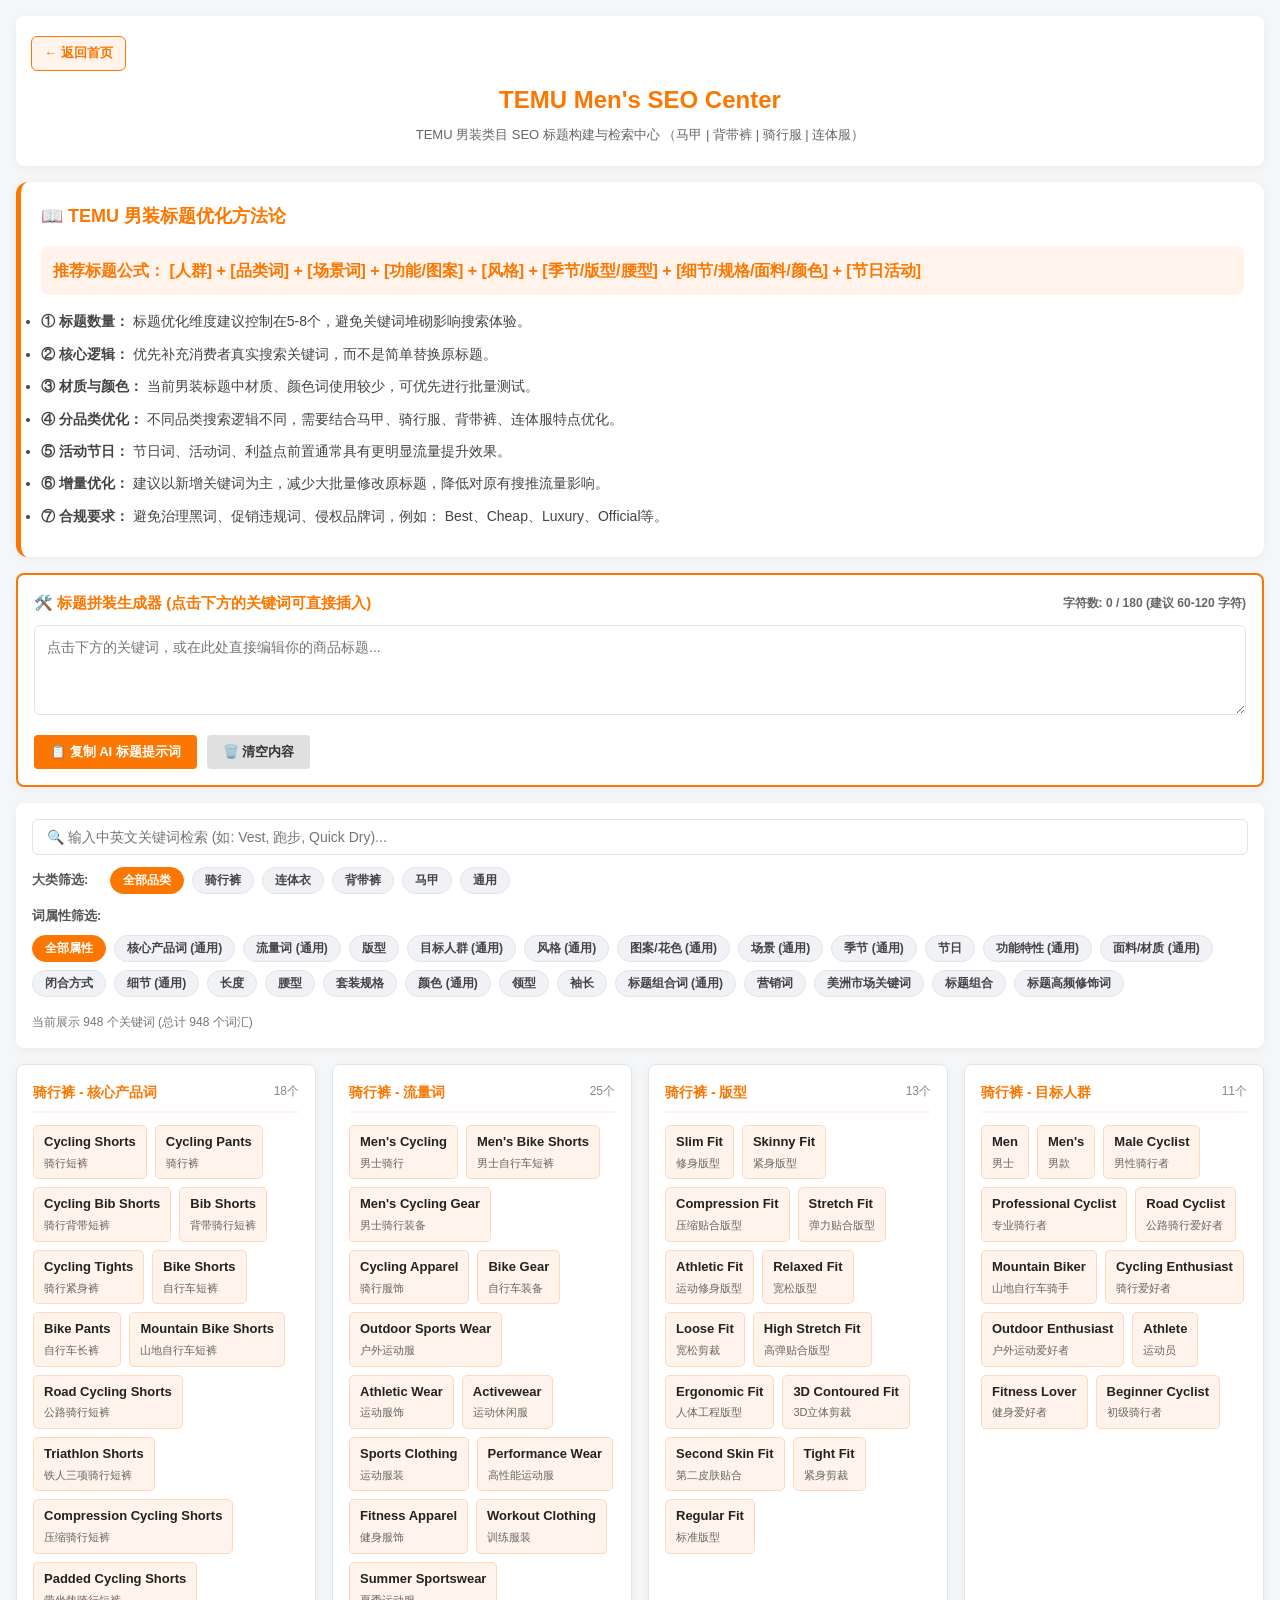
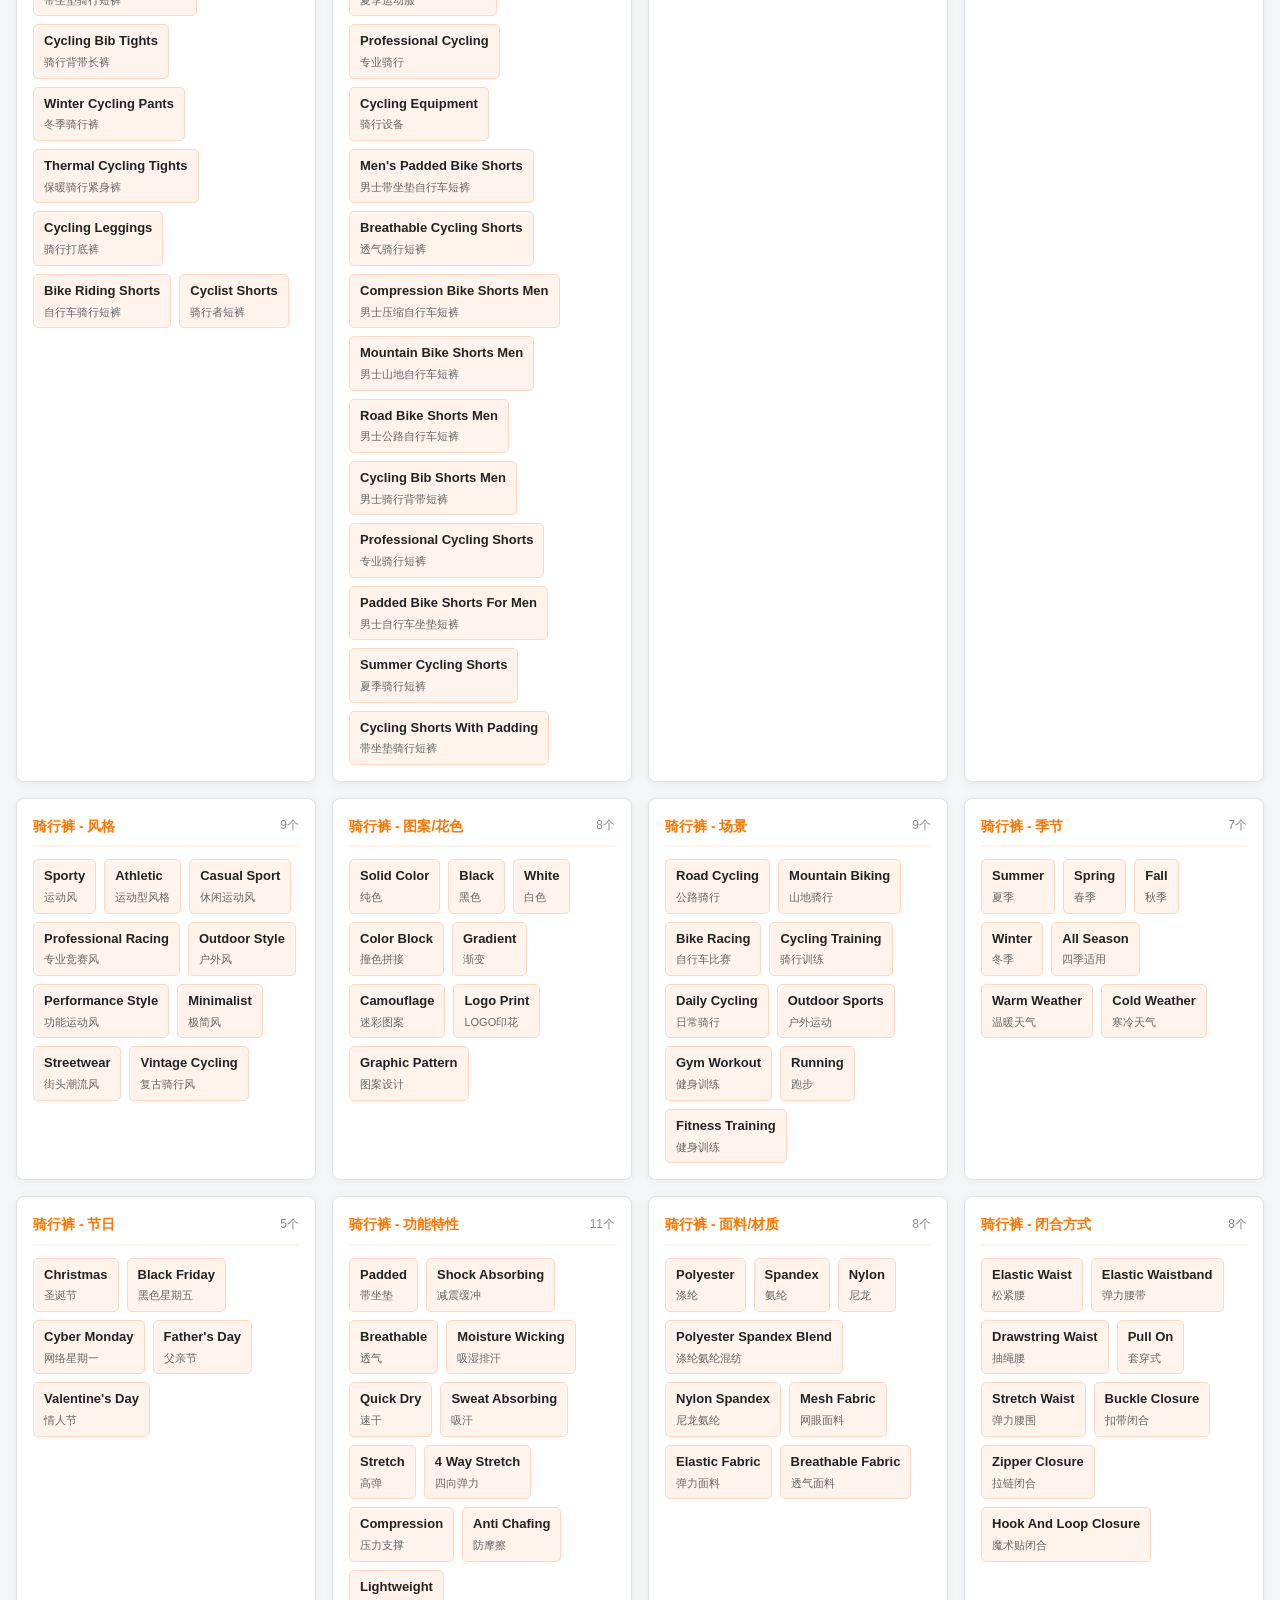
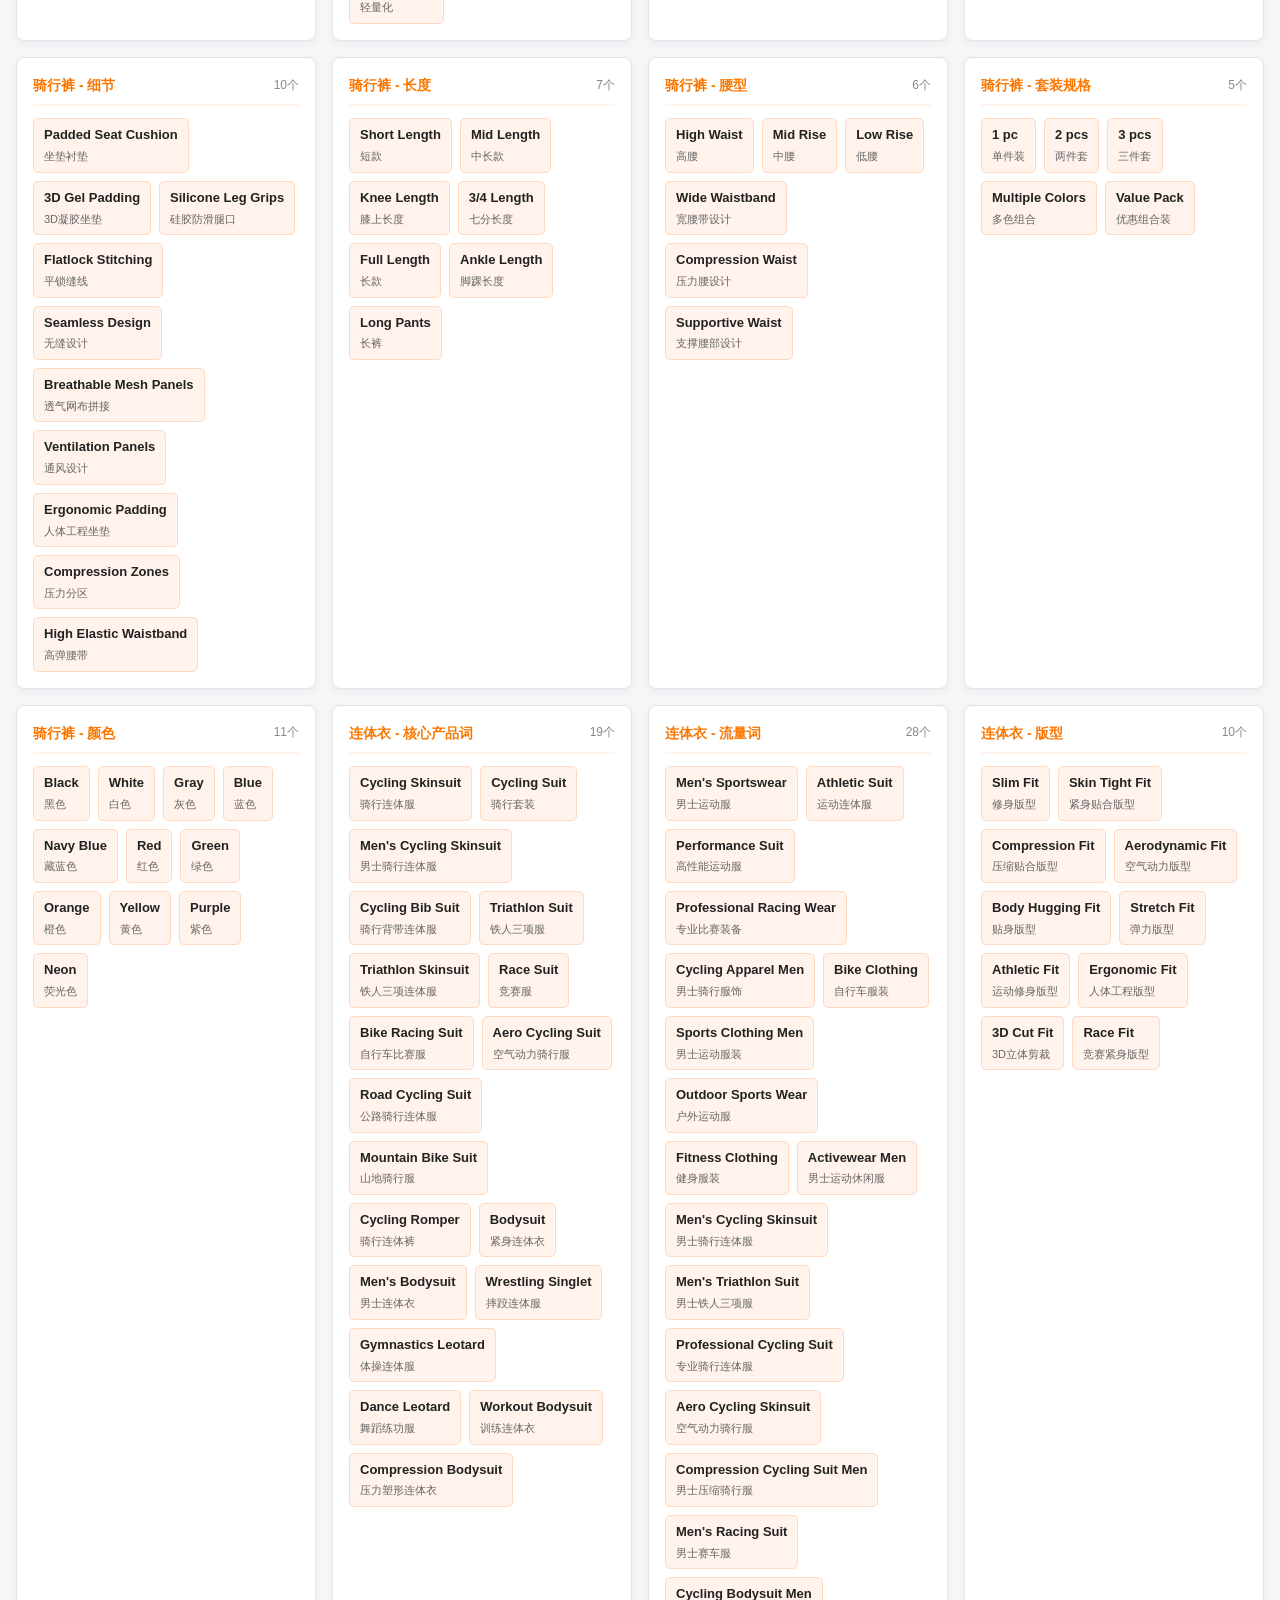
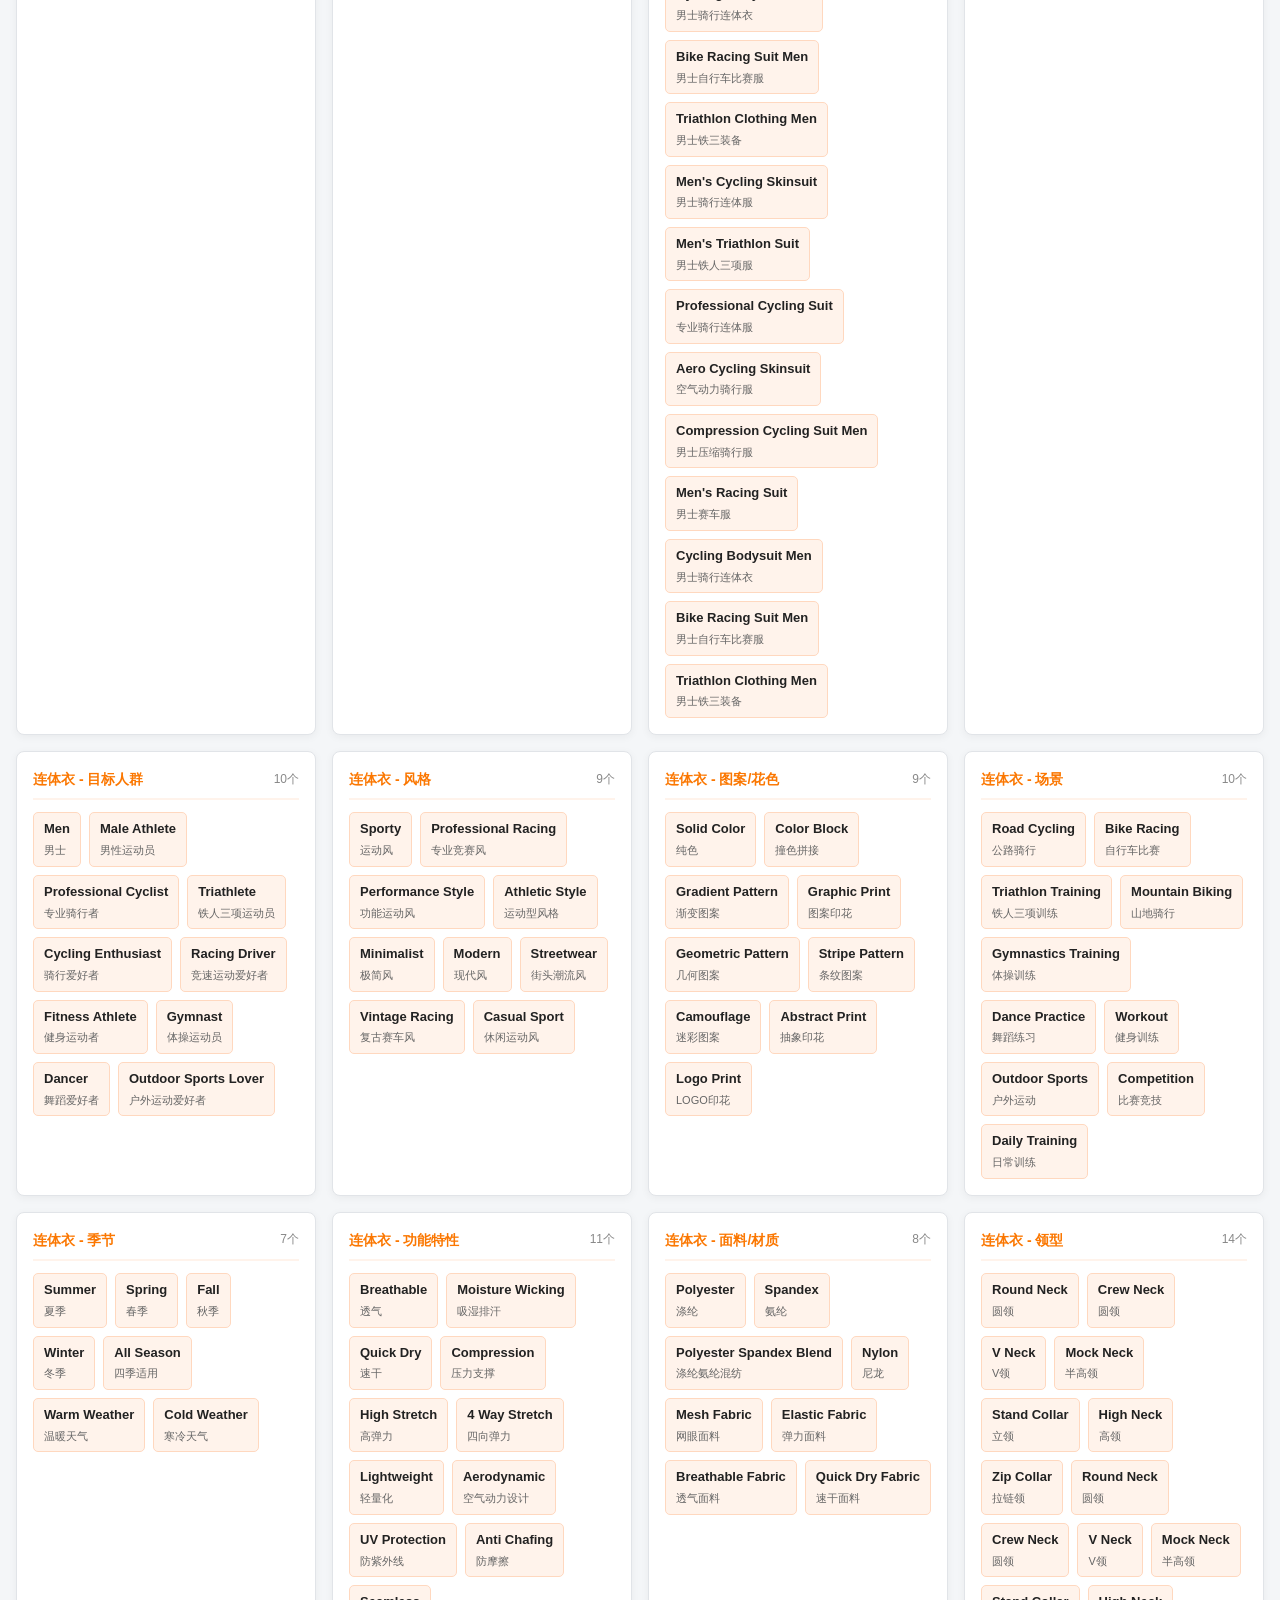
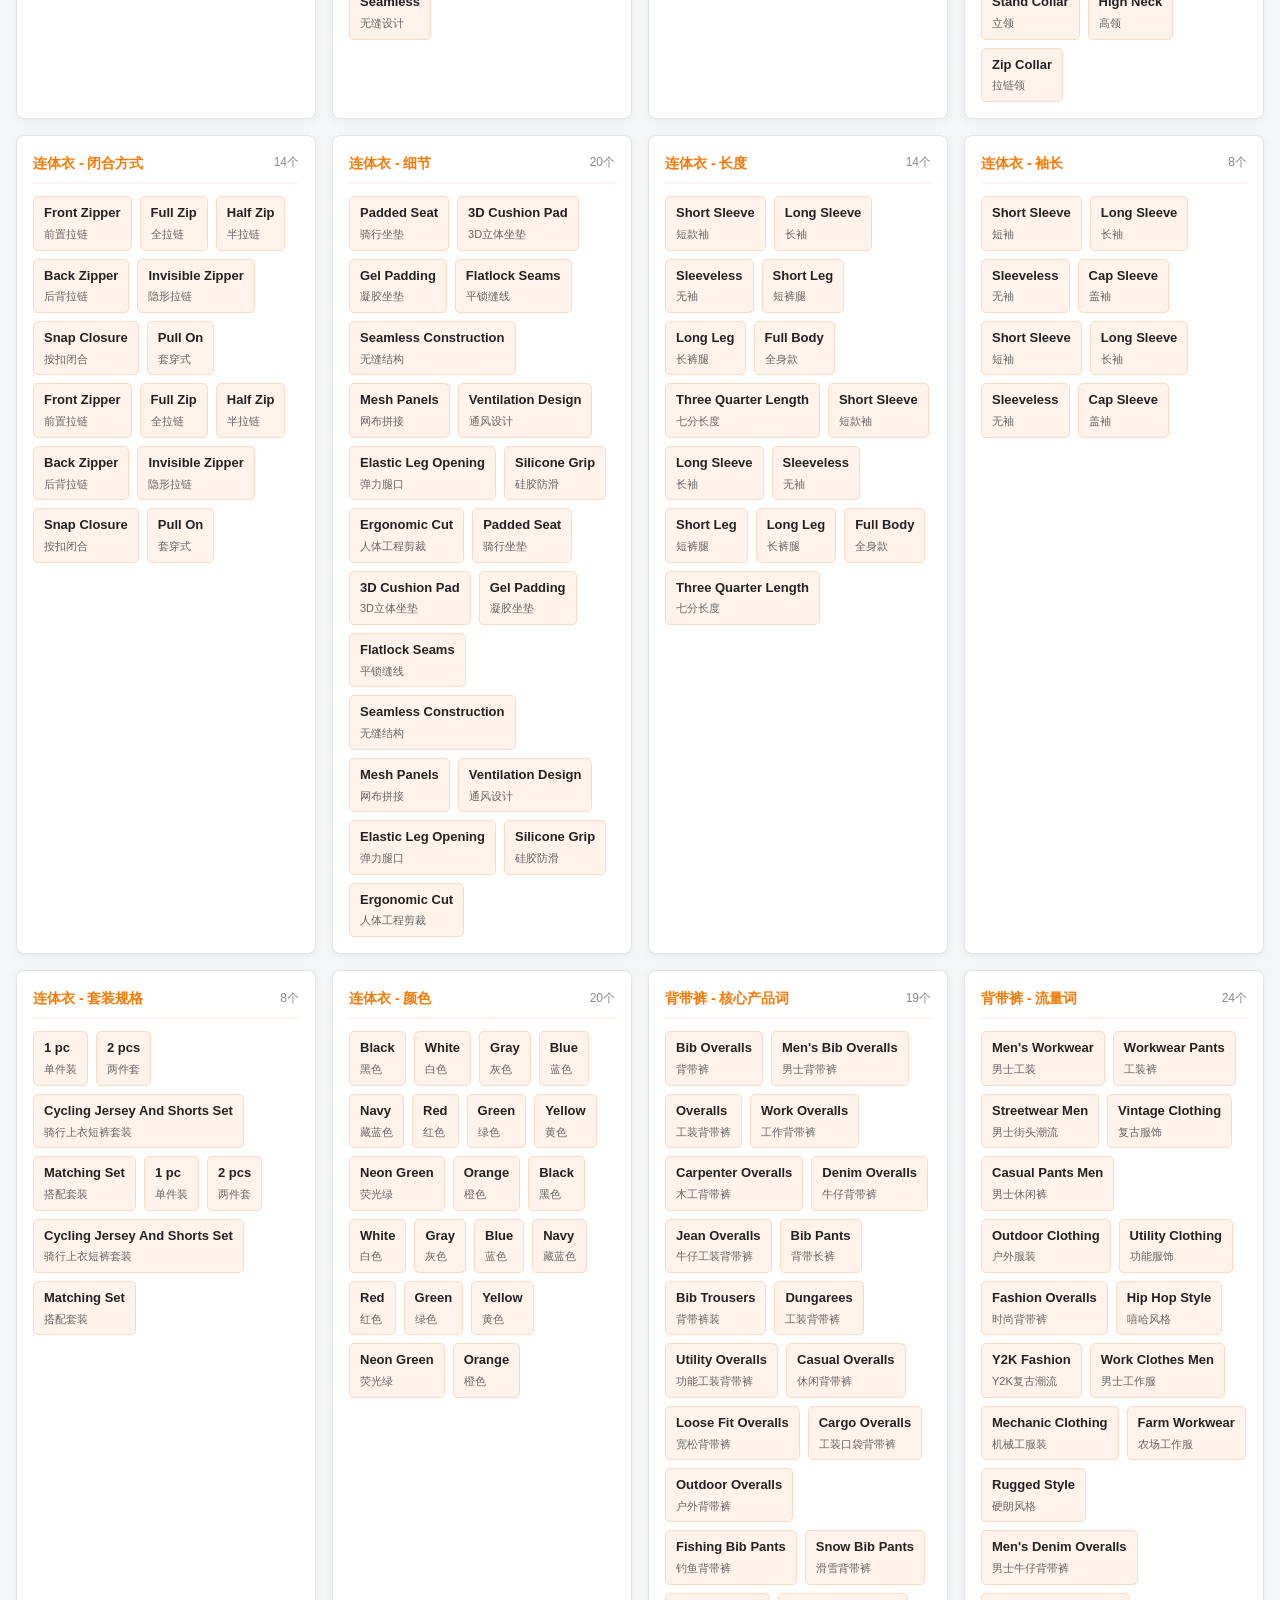
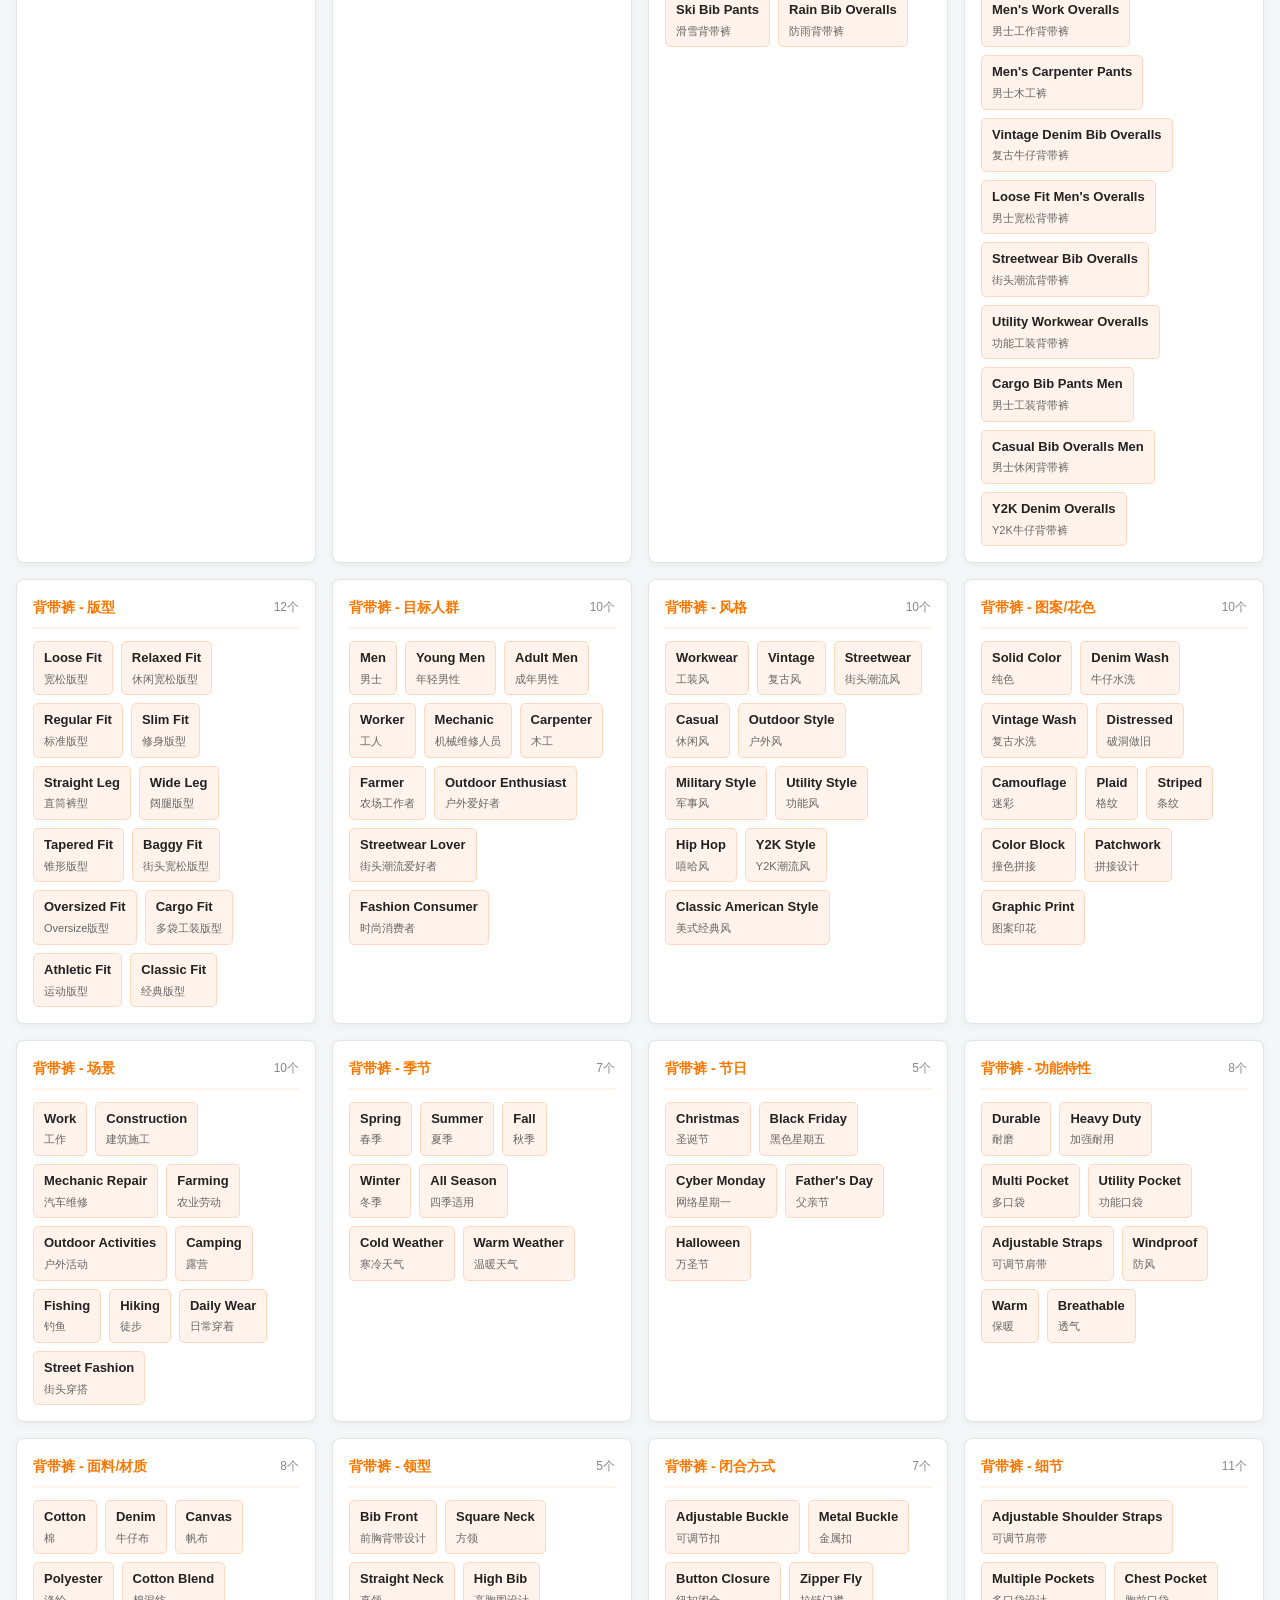
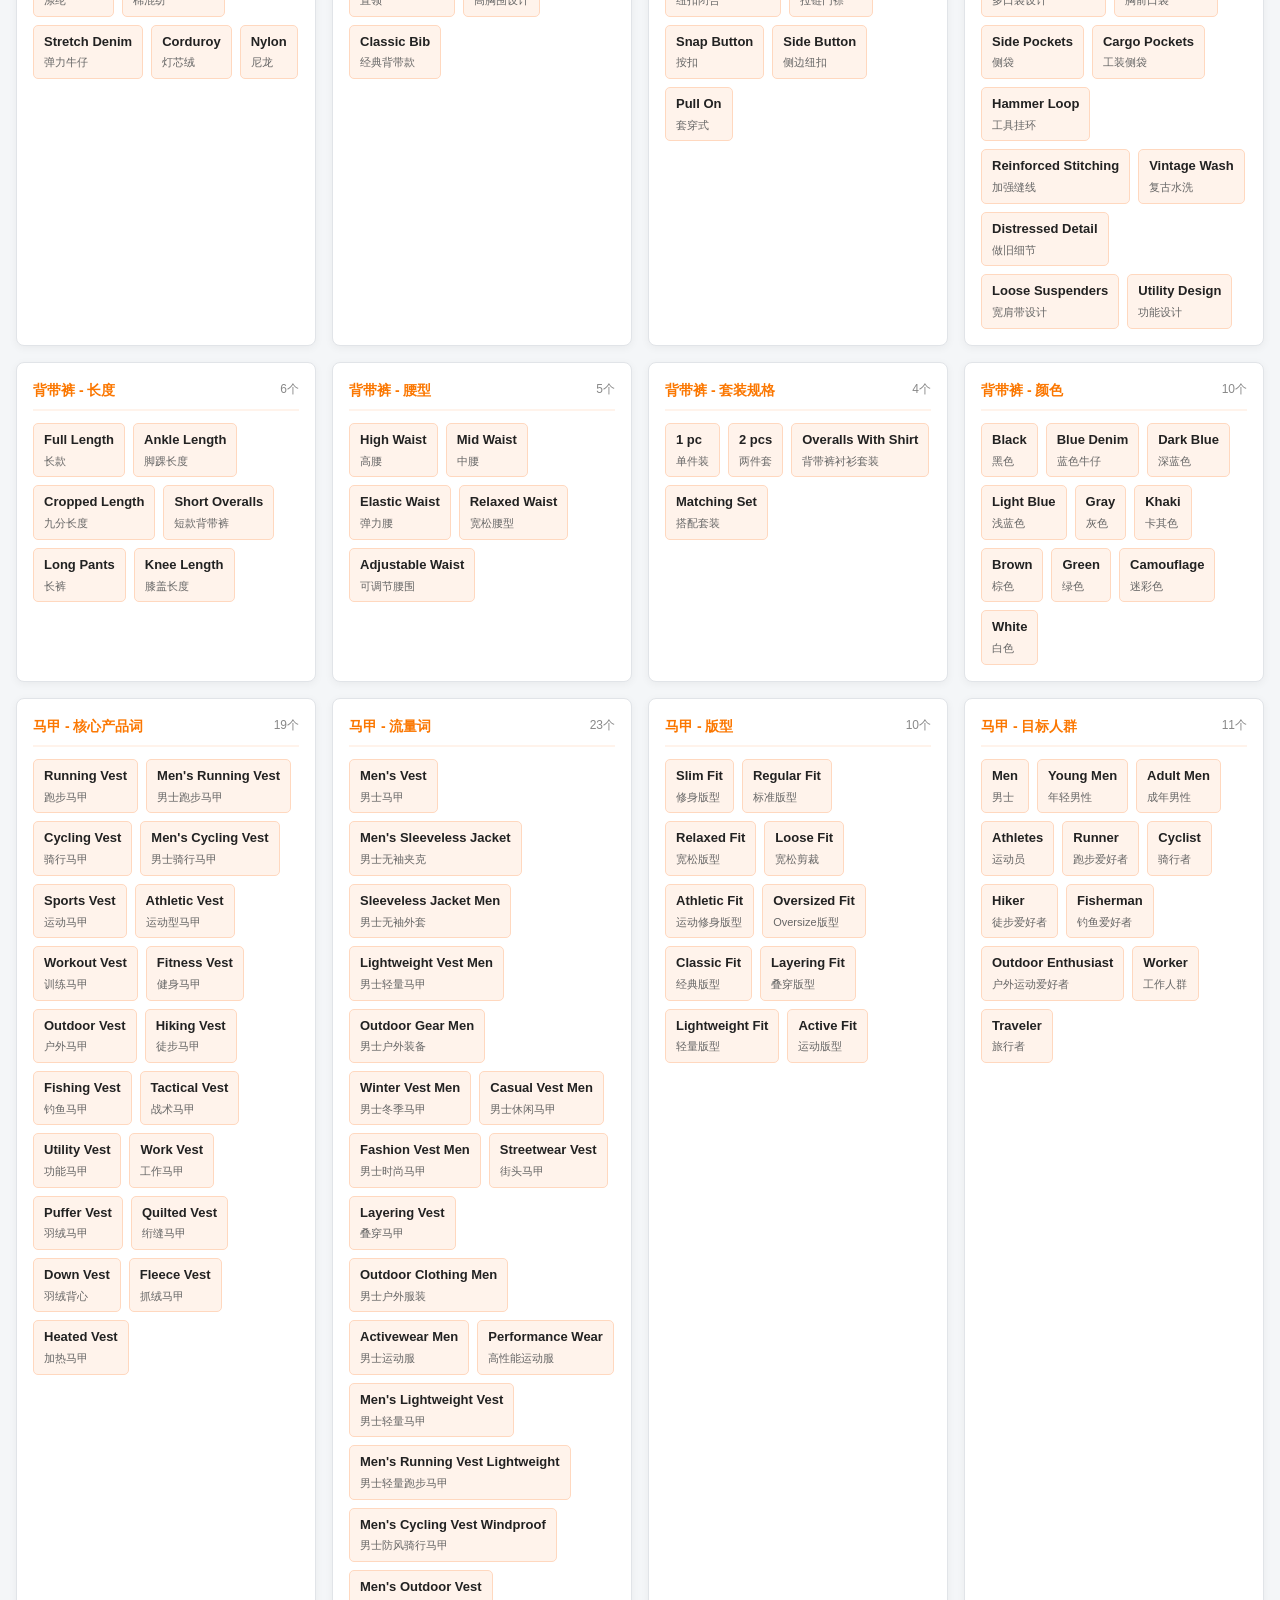
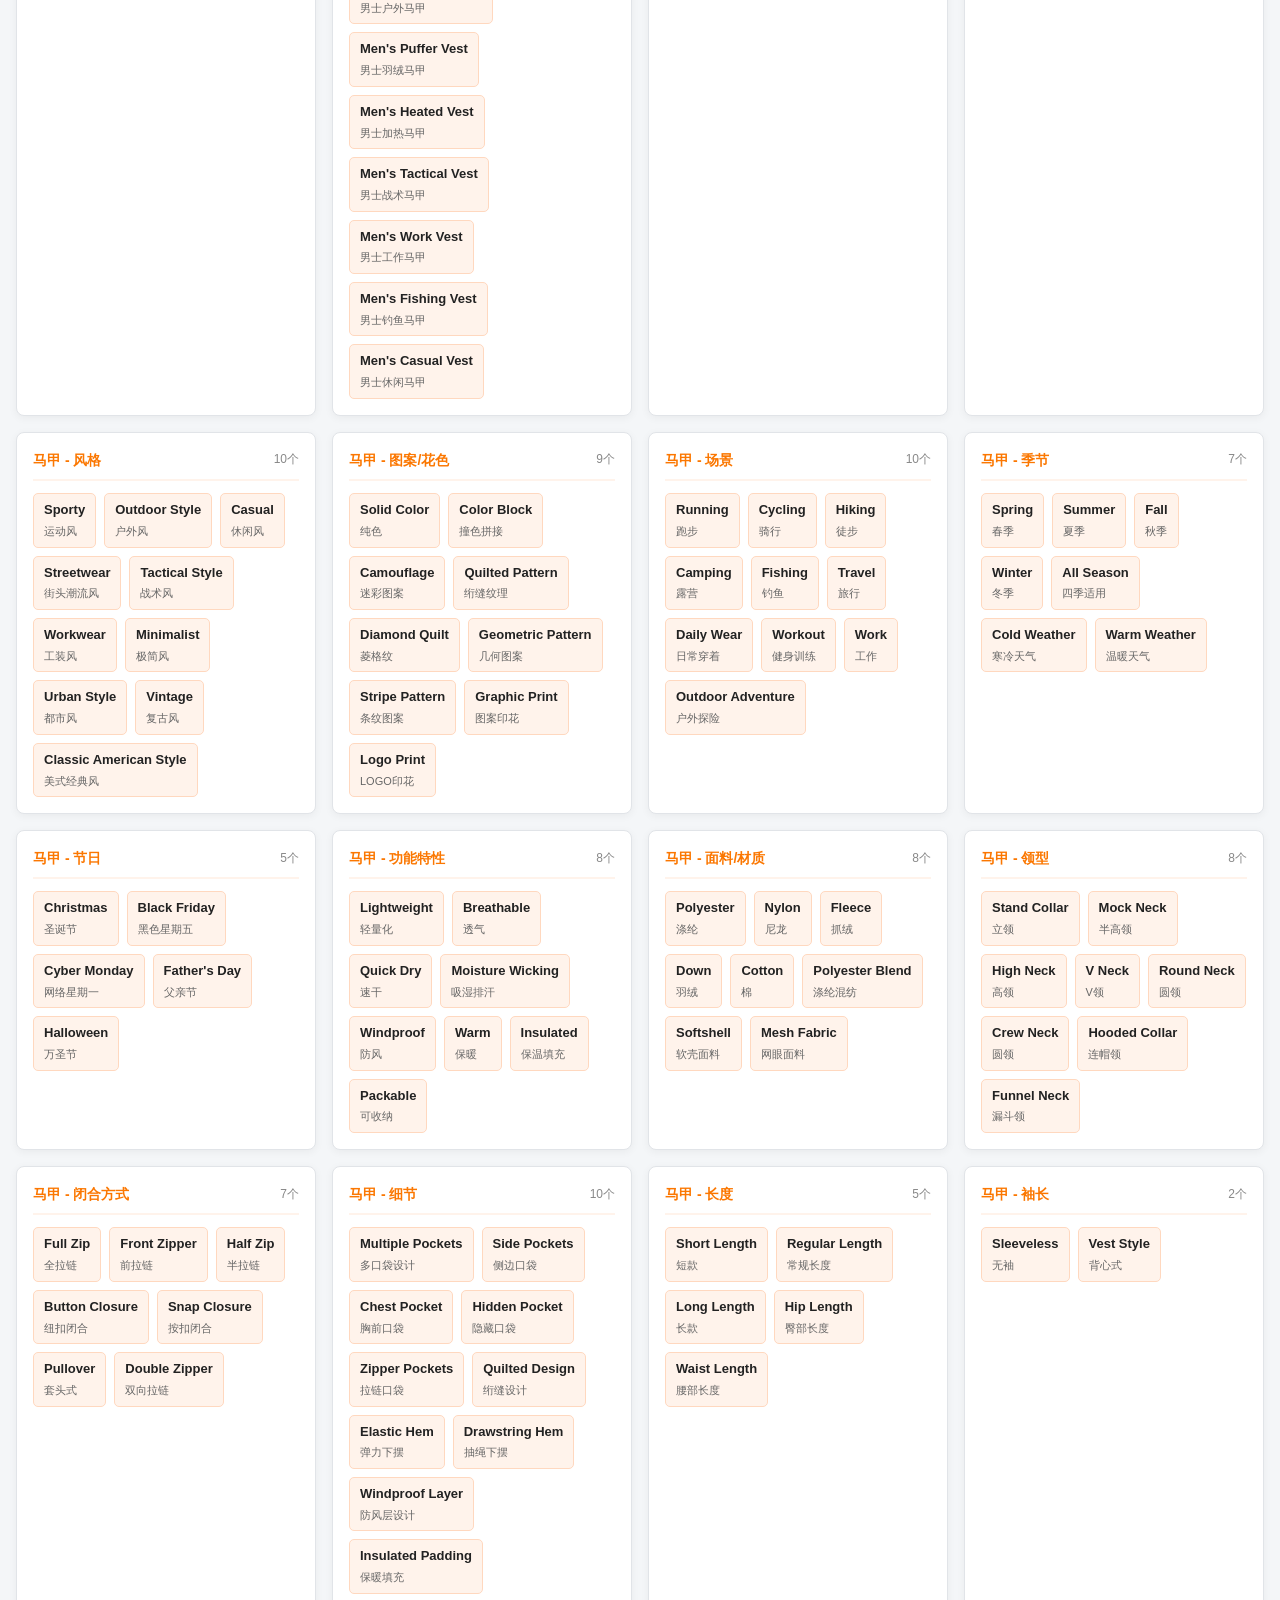
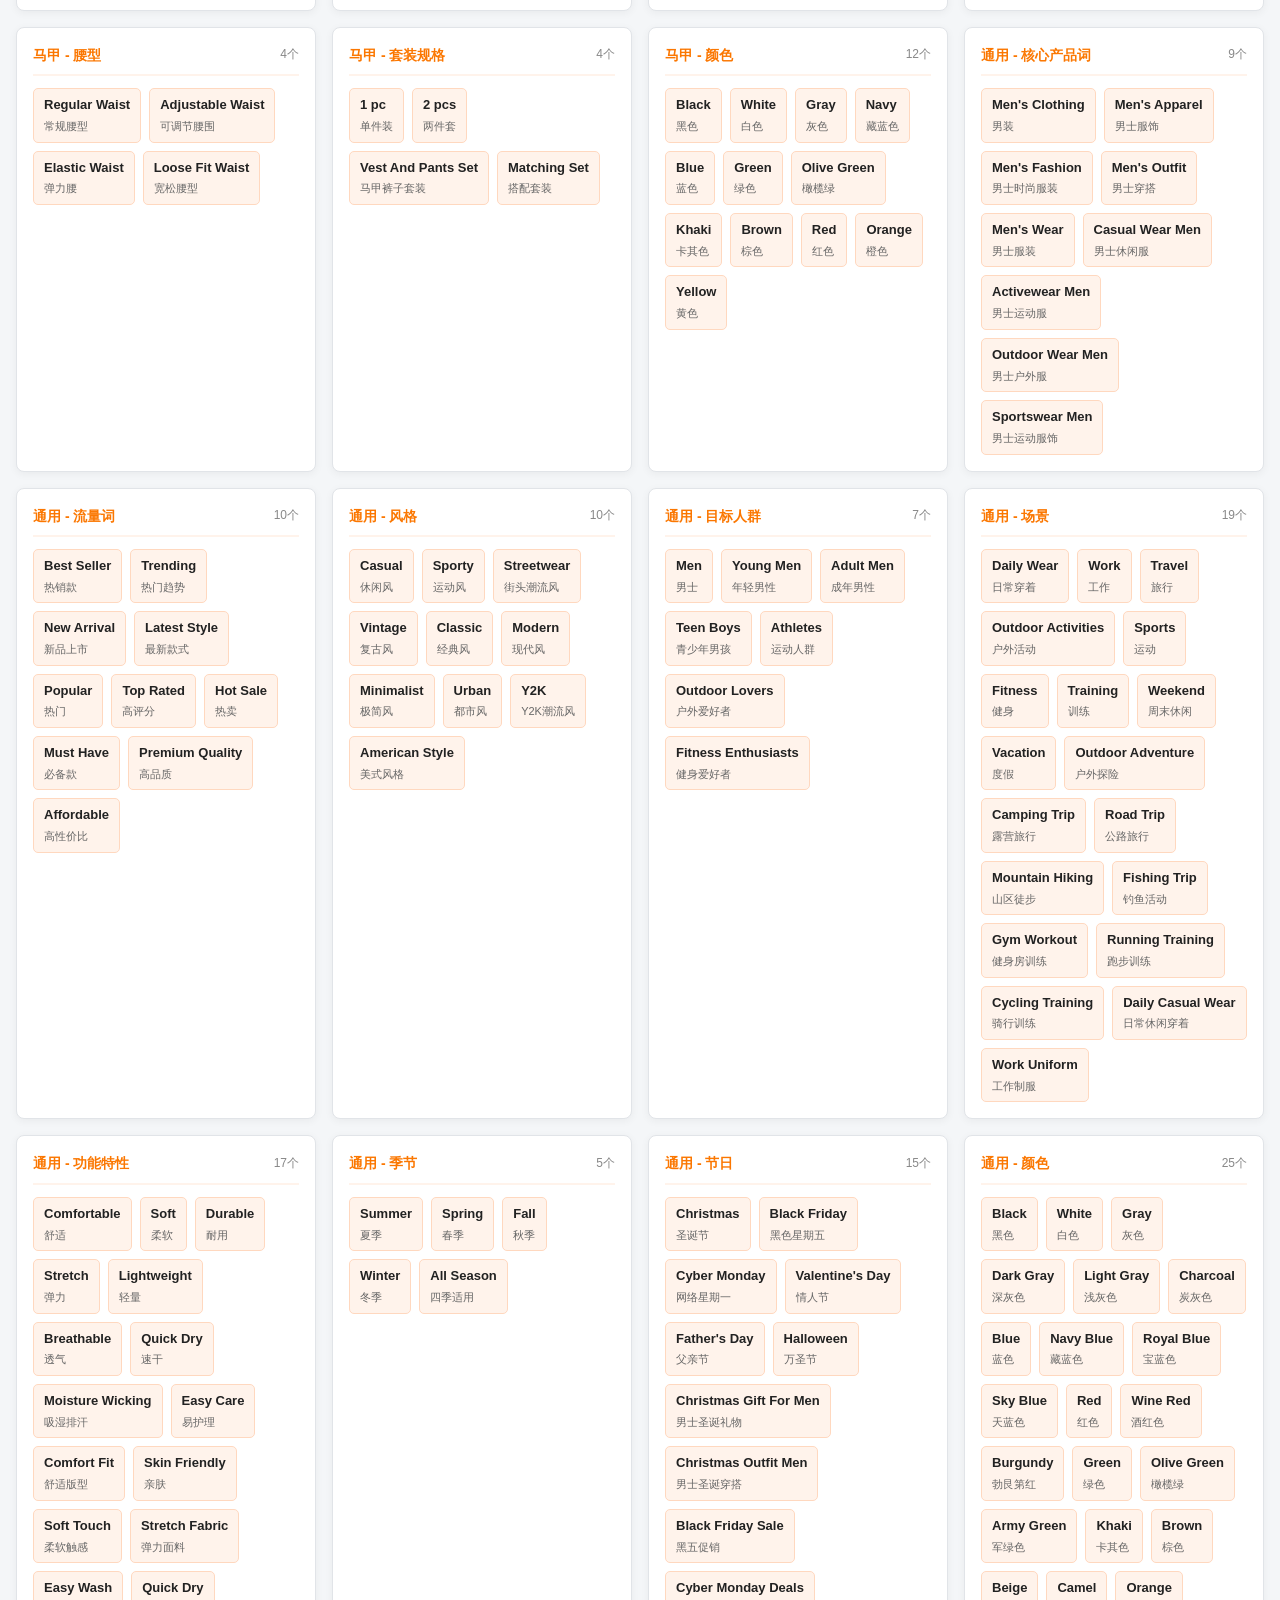
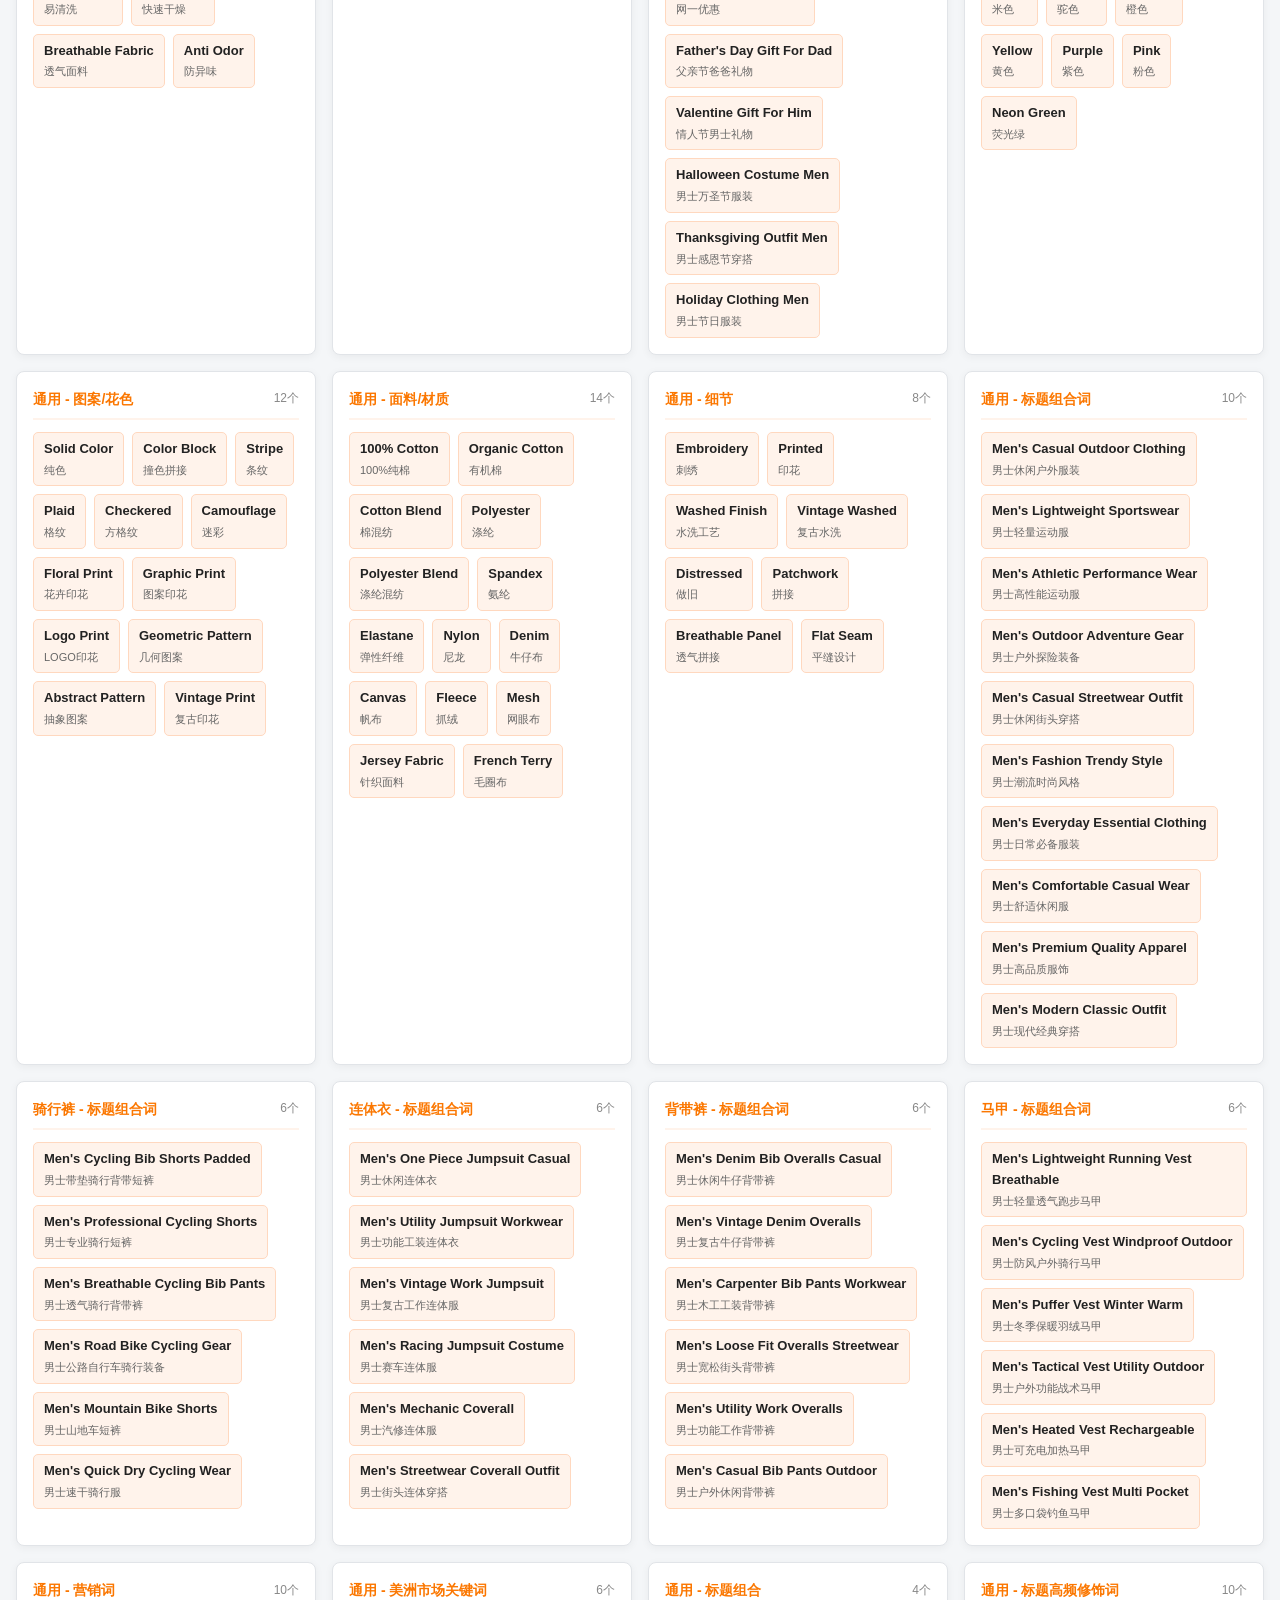
<file: title-optimization.html>
<!DOCTYPE html>
<html lang="zh-CN">
<head>
    <meta charset="UTF-8">
    <meta name="viewport" content="width=device-width, initial-scale=1.0">
    <title>TEMU Men's SEO Center | 男装 SEO 关键词与标题优化中心</title>
    <style>
        :root {
            --primary-color: #fb7701; /* TEMU Brand Orange */
            --primary-hover: #e06800;
            --bg-color: #f4f6f8;
            --card-bg: #ffffff;
            --text-color: #333333;
            --border-color: #e1e4e8;
            --tag-bg: #fff3eb;
            --tag-hover: #ffe7d6;
        }

        * {
            box-sizing: border-box;
            margin: 0;
            padding: 0;
            font-family: -apple-system, BlinkMacSystemFont, "Segoe UI", Roboto, "Helvetica Neue", Arial, sans-serif;
        }

        body {
            background-color: var(--bg-color);
            color: var(--text-color);
            line-height: 1.6;
            padding: 16px;
            max-width: 1400px;
            margin: 0 auto;
        }

        header {
            text-align: center;
            padding: 20px 15px;
            background: var(--card-bg);
            border-radius: 8px;
            margin-bottom: 16px;
            box-shadow: 0 2px 8px rgba(0,0,0,0.05);
        }

        header h1 {
            color: var(--primary-color);
            font-size: 24px;
            margin-bottom: 6px;
        }

        header p {
            color: #666;
            font-size: 13px;
        }
        /* 返回首页按钮 */
.page-nav {
    display: flex;
    justify-content: flex-start;
    margin-bottom: 10px;
}

.back-home {
    display: inline-flex;
    align-items: center;
    gap: 5px;

    padding: 6px 12px;

    color: var(--primary-color);
    background: #fff3eb;

    border: 1px solid var(--primary-color);
    border-radius: 6px;

    font-size: 13px;
    font-weight: 600;

    text-decoration: none;

    transition: all 0.2s ease;
}

.back-home:hover {
    background: var(--primary-color);
    color: #fff;
    transform: translateX(-2px);
}

        /* 标题拼装工作区 */
        .builder-card {
            background: var(--card-bg);
            padding: 16px;
            border-radius: 8px;
            margin-bottom: 16px;
            box-shadow: 0 2px 8px rgba(0,0,0,0.05);
            border: 2px solid var(--primary-color);
        }
        /* 优化方向入口 */
.optimization-entry {
    display: grid;
    grid-template-columns: repeat(auto-fit, minmax(300px, 1fr));
    gap: 16px;
    margin-bottom: 16px;
}

.entry-card {
    background: var(--card-bg);
    border-radius: 12px;
    padding: 24px;
    cursor: pointer;
    border: 1px solid var(--border-color);
    box-shadow: 0 2px 8px rgba(0,0,0,0.05);
    transition: all .25s;
}

.entry-card:hover {
    transform: translateY(-4px);
    border-color: var(--primary-color);
}

.entry-card h2 {
    color: var(--primary-color);
    font-size: 18px;
    margin-bottom: 8px;
}

.entry-card p {
    color:#666;
    font-size:13px;
}

.entry-icon {
    font-size:35px;
    margin-bottom:10px;
}


/* 标题优化说明 */
.methodology-card {
    background:#fff;
    border-radius:12px;
    padding:20px;
    margin-bottom:16px;
    border-left:5px solid var(--primary-color);
    box-shadow:0 2px 8px rgba(0,0,0,.05);
}


.methodology-card h2 {
    color:var(--primary-color);
    font-size:18px;
    margin-bottom:15px;
}


.methodology-list {
    font-size:14px;
    color:#444;
}


.methodology-list li {
    margin-bottom:10px;
}


.formula-box {
    background:#fff3eb;
    padding:12px;
    border-radius:8px;
    color:#fb7701;
    font-weight:bold;
    margin:15px 0;
}

        .builder-header {
            display: flex;
            justify-content: space-between;
            align-items: center;
            flex-wrap: wrap;
            gap: 8px;
            margin-bottom: 10px;
        }

        .builder-title {
            font-weight: bold;
            color: var(--primary-color);
            font-size: 15px;
        }

        .char-counter {
            font-size: 12px;
            font-weight: bold;
            color: #666;
        }

        textarea {
            width: 100%;
            height: 90px;
            padding: 12px;
            border: 1px solid var(--border-color);
            border-radius: 6px;
            font-size: 14px;
            resize: vertical;
            margin-bottom: 12px;
            line-height: 1.4;
            outline: none;
        }

        textarea:focus {
            border-color: var(--primary-color);
        }

        .builder-controls {
            display: flex;
            gap: 10px;
        }

        button {
            padding: 8px 16px;
            border: none;
            border-radius: 4px;
            cursor: pointer;
            font-weight: bold;
            font-size: 13px;
            transition: all 0.2s;
        }

        .btn-primary {
            background-color: var(--primary-color);
            color: white;
        }

        .btn-primary:hover {
            background-color: var(--primary-hover);
        }

        .btn-secondary {
            background-color: #e0e0e0;
            color: #333;
        }

        .btn-secondary:hover {
            background-color: #d0d0d0;
        }

        /* 搜索与筛选区 */
        .search-section {
            background: var(--card-bg);
            padding: 16px;
            border-radius: 8px;
            margin-bottom: 16px;
            display: flex;
            flex-direction: column;
            gap: 12px;
            box-shadow: 0 2px 8px rgba(0,0,0,0.05);
        }

        .search-row {
            display: flex;
            gap: 12px;
            flex-wrap: wrap;
        }

        .search-input {
            flex: 1;
            min-width: 240px;
            padding: 9px 14px;
            border: 1px solid var(--border-color);
            border-radius: 6px;
            outline: none;
            font-size: 14px;
        }

        .search-input:focus {
            border-color: var(--primary-color);
        }

        .filter-group {
            display: flex;
            gap: 8px;
            flex-wrap: wrap;
            align-items: center;
        }

        .filter-label {
            font-size: 13px;
            font-weight: bold;
            color: #555;
            min-width: 70px;
        }

        .filter-btn {
            background: #f0f2f5;
            border: 1px solid var(--border-color);
            padding: 4px 12px;
            border-radius: 16px;
            font-size: 12px;
            color: #444;
        }

        .filter-btn.active {
            background: var(--primary-color);
            color: white;
            border-color: var(--primary-color);
        }

        .stats-bar {
            font-size: 12px;
            color: #777;
            padding-top: 4px;
        }

        /* 词库网格 */
        .keywords-grid {
            display: grid;
            grid-template-columns: repeat(auto-fill, minmax(300px, 1fr));
            gap: 16px;
        }

        .category-card {
            background: var(--card-bg);
            border-radius: 8px;
            padding: 16px;
            box-shadow: 0 2px 8px rgba(0,0,0,0.05);
            border: 1px solid var(--border-color);
            display: flex;
            flex-direction: column;
        }

        .category-card h3 {
            font-size: 14px;
            border-bottom: 2px solid var(--tag-bg);
            padding-bottom: 8px;
            margin-bottom: 12px;
            color: var(--primary-color);
            display: flex;
            justify-content: space-between;
            align-items: center;
        }

        .category-card h3 .count {
            font-size: 12px;
            color: #888;
            font-weight: normal;
        }

        .tag-group {
            display: flex;
            flex-wrap: wrap;
            gap: 8px;
        }

        .tag {
            background: var(--tag-bg);
            border: 1px solid #ffd8bf;
            padding: 6px 10px;
            border-radius: 5px;
            font-size: 13px;
            cursor: pointer;
            transition: all 0.15s ease-in-out;
            display: flex;
            flex-direction: column;
            user-select: none;
        }

        .tag:hover {
            border-color: var(--primary-color);
            background: var(--tag-hover);
            transform: translateY(-1px);
        }

        .tag .en {
            font-weight: 600;
            color: #222;
            font-size: 13px;
        }

        .tag .cn {
            font-size: 11px;
            color: #666;
            margin-top: 2px;
        }

        footer {
            text-align: center;
            margin-top: 30px;
            padding: 20px 0;
            color: #888;
            font-size: 12px;
            border-top: 1px solid var(--border-color);
        }

        @media (max-width: 600px) {
            body {
                padding: 10px;
            }
            .keywords-grid {
                grid-template-columns: 1fr;
            }
            .builder-controls button {
                flex: 1;
            }
        }
        /* 词属性筛选 - 禁用不可选状态 */
.filter-btn.disabled {
    opacity: 0.35;
    background: #e0e0e0 !important;
    border-color: #d0d0d0 !important;
    color: #888888 !important;
    cursor: not-allowed;
    pointer-events: none; /* 防止点击事件发生 */
}

/* 标记为通用的属性的小标样式 (可选优化) */
.filter-btn .common-tag {
    font-size: 10px;
    color: #e06800;
    margin-left: 2px;
    font-weight: bold;
}
.filter-btn.active .common-tag {
    color: #ffffff; /* 激活时字体变白 */
}
    </style>
</head>
    </div>


</div>
<body>

   <header>

    <!-- 返回首页 -->
    <div class="page-nav">
        <a href="index.html" class="back-home">
            ← 返回首页
        </a>
    </div>

    <h1>TEMU Men's SEO Center</h1>

    <p>
        TEMU 男装类目 SEO 标题构建与检索中心
        （马甲 | 背带裤 | 骑行服 | 连体服）
    </p>

</header>

    <!-- 标题拼装工作区 -->
    <!-- 标题优化方法论 -->

<div class="methodology-card">

<h2>
📖 TEMU 男装标题优化方法论
</h2>


<div class="formula-box">

推荐标题公式：

[人群] + [品类词] + [场景词] + [功能/图案] 
+ [风格] + [季节/版型/腰型]
+ [细节/规格/面料/颜色]
+ [节日活动]

</div>


<ul class="methodology-list">


<li>
<b>① 标题数量：</b>
标题优化维度建议控制在5-8个，避免关键词堆砌影响搜索体验。
</li>


<li>
<b>② 核心逻辑：</b>
优先补充消费者真实搜索关键词，而不是简单替换原标题。
</li>


<li>
<b>③ 材质与颜色：</b>
当前男装标题中材质、颜色词使用较少，可优先进行批量测试。
</li>


<li>
<b>④ 分品类优化：</b>
不同品类搜索逻辑不同，需要结合马甲、骑行服、背带裤、连体服特点优化。
</li>


<li>
<b>⑤ 活动节日：</b>
节日词、活动词、利益点前置通常具有更明显流量提升效果。
</li>


<li>
<b>⑥ 增量优化：</b>
建议以新增关键词为主，减少大批量修改原标题，降低对原有搜推流量影响。
</li>


<li>
<b>⑦ 合规要求：</b>
避免治理黑词、促销违规词、侵权品牌词，例如：
Best、Cheap、Luxury、Official等。
</li>


</ul>

</div>
    <div class="builder-card">
        <div class="builder-header">
            <span class="builder-title">🛠️ 标题拼装生成器 (点击下方的关键词可直接插入)</span>
            <span class="char-counter" id="charCounter">字符数: 0 / 180 (建议 60-120 字符)</span>
        </div>
        <textarea id="titleInput" placeholder="点击下方的关键词，或在此处直接编辑你的商品标题..."></textarea>
        <div class="builder-controls">
            <button class="btn-primary" onclick="copyTitle()">📋 复制 AI 标题提示词</button>
            <button class="btn-secondary" onclick="clearTitle()">🗑️ 清空内容</button>
        </div>
    </div>

    <!-- 搜索与筛选区 -->
    <div class="search-section">
        <div class="search-row">
            <input type="text" id="searchInput" class="search-input" placeholder="🔍 输入中英文关键词检索 (如: Vest, 跑步, Quick Dry)..." oninput="debounceFilter()">
        </div>
        <div class="filter-group">
            <span class="filter-label">大类筛选:</span>
            <div id="categoryFilters" class="filter-group"></div>
        </div>
        <div class="filter-group">
            <span class="filter-label">词属性筛选:</span>
            <div id="subCategoryFilters" class="filter-group"></div>
        </div>
        <div class="stats-bar" id="statsBar">加载中...</div>
    </div>

    <!-- 关键词展示区 -->
    <div class="keywords-grid" id="keywordsGrid">
        <div style="grid-column: 1/-1; text-align: center; padding: 40px; color: #888;">正在读取 keywords.json 词库数据...</div>
    </div>

    <footer>
        <p>© 2026 TEMU Men's Apparel Operations | 静态词库架构 - 支持一键通过 Excel 转换为 JSON 更新</p>
    </footer>

    <script>
    let rawData = [];
    let keywordFiles = [];
    let selectedCategory = 'all';
    let selectedSubCategory = 'all';
    let debounceTimer = null;

    // 页面初始化
    document.addEventListener("DOMContentLoaded", () => {
        loadKeywords();
        const textarea = document.getElementById("titleInput");
        textarea.addEventListener("input", updateCounter);
    });

    // Fetch JSON 数据
    async function loadKeywords(){
        try{
            const configResponse = await fetch('keywords/config.json?v=' + Date.now());
            const files = await configResponse.json();
            let allKeywords = [];

            for(let file of files){
                const response = await fetch('keywords/' + file + '?v=' + Date.now());
                const data = await response.json();
                allKeywords = allKeywords.concat(data);
            }

            rawData = allKeywords;

            buildFilters();
            renderKeywords();

        } catch(error){
            document.getElementById("keywordsGrid").innerHTML = `
                <div style="padding:40px; color:red; text-align:center">
                    ⚠️ 词库加载失败<br>${error.message}
                </div>
            `;
        }
    }

    // 动态构建与更新筛选按钮（含“通用”计算与禁用判断）
    function buildFilters() {
        // 1. 获取所有唯一的大类和属性
        const categories = ['all', ...new Set(rawData.map(item => item.category))];
        const allRealCategories = categories.filter(c => c !== 'all'); // 具体的品类列表
        const subCategories = ['all', ...new Set(rawData.map(item => item.subCategory))];

        // 2. 渲染【大类筛选】按钮
        const catContainer = document.getElementById("categoryFilters");
        catContainer.innerHTML = categories.map(cat => {
            const name = cat === 'all' ? '全部品类' : cat;
            return `<button class="filter-btn ${cat === selectedCategory ? 'active' : ''}" onclick="selectCategory('${escapeQuotes(cat)}', this)">${escapeHTML(name)}</button>`;
        }).join('');

        // 3. 计算哪些词属性是“通用属性”（即在所有具体大类中都存在的数据）
        const universalSubCats = new Set();
        subCategories.forEach(sub => {
            if (sub === 'all') return;
            // 检查这个 subCategory 是否包含在每一个具体 category 中
            const isUniversal = allRealCategories.every(cat => 
                rawData.some(item => item.category === cat && item.subCategory === sub)
            );
            if (isUniversal) {
                universalSubCats.add(sub);
            }
        });

        // 4. 根据当前选择的 selectedCategory 找出当前有效可选的 subCategory
        const availableSubCats = new Set(
            rawData
                .filter(item => selectedCategory === 'all' || item.category === selectedCategory)
                .map(item => item.subCategory)
        );

        // 5. 渲染【词属性筛选】按钮
        const subCatContainer = document.getElementById("subCategoryFilters");
        subCatContainer.innerHTML = subCategories.map(sub => {
            let name = sub === 'all' ? '全部属性' : sub;
            
            // 如果是通用属性，增加标记
            if (universalSubCats.has(sub)) {
                name += ' (通用)';
            }

            // 判断当前选择的大类下，该属性是否有词
            const isAvailable = (sub === 'all') || availableSubCats.has(sub);
            const isDisabled = !isAvailable;
            const isActive = (sub === selectedSubCategory) && isAvailable;

            return `
                <button class="filter-btn ${isActive ? 'active' : ''} ${isDisabled ? 'disabled' : ''}" 
                        ${isDisabled ? 'disabled' : ''} 
                        onclick="selectSubCategory('${escapeQuotes(sub)}', this)">
                    ${escapeHTML(name)}
                </button>
            `;
        }).join('');
    }

    // 选择大类触发
    function selectCategory(cat, btn) {
        selectedCategory = cat;

        // 获取当前大类下可用的词属性集合
        const availableSubCats = new Set(
            rawData
                .filter(item => selectedCategory === 'all' || item.category === selectedCategory)
                .map(item => item.subCategory)
        );

        // 如果当前选中的词属性在新的大类下不可用，重置回 'all'
        if (selectedSubCategory !== 'all' && !availableSubCats.has(selectedSubCategory)) {
            selectedSubCategory = 'all';
        }

        // 重新构建/更新按钮状态
        buildFilters();
        renderKeywords();
    }

    // 选择词属性触发
    function selectSubCategory(sub, btn) {
        if (btn.classList.contains('disabled')) return; // 防止禁用时误点击
        
        selectedSubCategory = sub;
        
        // 重新渲染词属性的高亮样式
        const subCatContainer = document.getElementById("subCategoryFilters");
        subCatContainer.querySelectorAll('.filter-btn').forEach(b => b.classList.remove('active'));
        btn.classList.add('active');

        renderKeywords();
    }

    // 渲染关键词列表
    function renderKeywords() {
        const grid = document.getElementById("keywordsGrid");
        const filterText = document.getElementById("searchInput").value.toLowerCase().trim();

        let filtered = rawData.filter(item => {
            const matchCat = (selectedCategory === 'all' || item.category === selectedCategory);
            const matchSub = (selectedSubCategory === 'all' || item.subCategory === selectedSubCategory);
            const matchText = !filterText || 
                              (item.en && item.en.toLowerCase().includes(filterText)) || 
                              (item.cn && item.cn.toLowerCase().includes(filterText));
            return matchCat && matchSub && matchText;
        });

        document.getElementById("statsBar").innerText = `当前展示 ${filtered.length} 个关键词 (总计 ${rawData.length} 个词汇)`;

        if (filtered.length === 0) {
            grid.innerHTML = `<div style="grid-column: 1/-1; text-align: center; padding: 40px; color: #888;">未找到匹配的关键词</div>`;
            return;
        }

        const groups = {};
        filtered.forEach(item => {
            const groupKey = `${item.category} - ${item.subCategory}`;
            if (!groups[groupKey]) groups[groupKey] = [];
            groups[groupKey].push(item);
        });

        grid.innerHTML = "";

        Object.keys(groups).forEach(groupKey => {
            const card = document.createElement("div");
            card.className = "category-card";
            
            const wordsHTML = groups[groupKey].map(w => `
                <div class="tag" onclick="appendWord('${escapeQuotes(w.en)}')">
                    <span class="en">${escapeHTML(w.en)}</span>
                    <span class="cn">${escapeHTML(w.cn)}</span>
                </div>
            `).join("");

            card.innerHTML = `
                <h3><span>${escapeHTML(groupKey)}</span><span class="count">${groups[groupKey].length}个</span></h3>
                <div class="tag-group">${wordsHTML}</div>
            `;

            grid.appendChild(card);
        });
    }

    function escapeQuotes(str) {
        if (!str) return '';
        return str.replace(/\\/g, '\\\\').replace(/'/g, "\\'").replace(/"/g, '&quot;');
    }

    function escapeHTML(str) {
        if (!str) return '';
        return str.replace(/[&<>'"]/g, 
            tag => ({ '&': '&amp;', '<': '&lt;', '>': '&gt;', "'": '&#39;', '"': '&quot;' }[tag] || tag)
        );
    }

    // 追加关键词到标题文本框
    function appendWord(word) {
        const textarea = document.getElementById("titleInput");
        let currentText = textarea.value.trim();
        
        if (currentText === "") {
            textarea.value = word + " ";
        } else {
            textarea.value = currentText + " " + word + " ";
        }
        updateCounter();
        if (textarea.focus) {
            textarea.focus({ preventScroll: true });
        }
    }

    // 更新字符计数器
    function updateCounter() {
        const textarea = document.getElementById("titleInput");
        const counter = document.getElementById("charCounter");
        const length = textarea.value.length;
        counter.innerText = `字符数: ${length} / 180 (建议 60-120 字符)`;
        
        if (length > 180) {
            counter.style.color = "#d9534f";
        } else {
            counter.style.color = "#666";
        }
    }

    // 生成 AI 标题提示词
    function buildAIPromptFromTitle(title) {
        const trimmed = title.trim();
        if (!trimmed) return '';

        return `你是一位男装标题优化大师。请根据以下词语组合，自动识别并整理人群、品类词、场景词、功能/图案、风格、季节/版型/腰型、细节/规格/材质/颜色、节日活动等有效信息。` +
            `\n\n输入词语：${trimmed}` +
            `\n\n请生成一个适用于电商平台的英文商品标题，遵循以下规则：` +
            `\n- 标题结构按“人群 + 品类词 + 场景词 + 功能/图案 + 风格 + 季节/版型/腰型 + 细节/规格/材质/颜色 + 节日活动”的逻辑重组。` +
            `\n- 仅优化 5-8 个核心维度，优先补充具有真实搜索价值的高相关关键词。` +
            `\n- 根据男装品类调整关键词组合逻辑，突出商品核心属性。` +
            `\n- 材质、颜色、规格等明确属性应合理保留并优先利用。` +
            `\n- 不得添加原始商品不存在的功能、材质、款式或使用场景。` +
            `\n- 避免使用 Best、Cheap、Luxury、Official 等治理黑词、违规促销词及任何侵权品牌词。` +
            `\n- 结合消费者真实搜索习惯，参考 Amazon、SHEIN、TEMU 等平台热门标题风格。` +
            `\n- 仅输出经过优化的英文商品标题，不解释、不分点、不输出分析过程。\n`;
    }

    async function copyTitle() {
        const textarea = document.getElementById("titleInput");
        const textToCopy = textarea.value.trim();
        if (!textToCopy) {
            alert("请先选择或拼装关键词，再点击复制生成提示词。");
            return;
        }

        const promptText = buildAIPromptFromTitle(textToCopy);
        try {
            if (navigator.clipboard && window.isSecureContext) {
                await navigator.clipboard.writeText(promptText);
            } else {
                fallbackCopyText(promptText);
            }
            alert("AI 标题优化提示词已复制到剪贴板！");
        } catch (err) {
            alert("复制失败，请手动选中复制。");
        }
    }

    function fallbackCopyText(text) {
        const tempTextarea = document.createElement('textarea');
        tempTextarea.style.position = 'fixed';
        tempTextarea.style.top = '-9999px';
        tempTextarea.style.left = '-9999px';
        tempTextarea.value = text;
        document.body.appendChild(tempTextarea);
        tempTextarea.focus();
        tempTextarea.select();
        document.execCommand('copy');
        document.body.removeChild(tempTextarea);
    }

    // 清空
    function clearTitle() {
        document.getElementById("titleInput").value = "";
        updateCounter();
    }

    // 搜索框防抖处理
    function debounceFilter() {
        clearTimeout(debounceTimer);
        debounceTimer = setTimeout(() => {
            renderKeywords();
        }, 200);
    }

    function goTitleOptimization(){
        document.querySelector(".builder-card").scrollIntoView({
            behavior:"smooth"
        });
    }

 
</script>
</body>
</html>
</file>
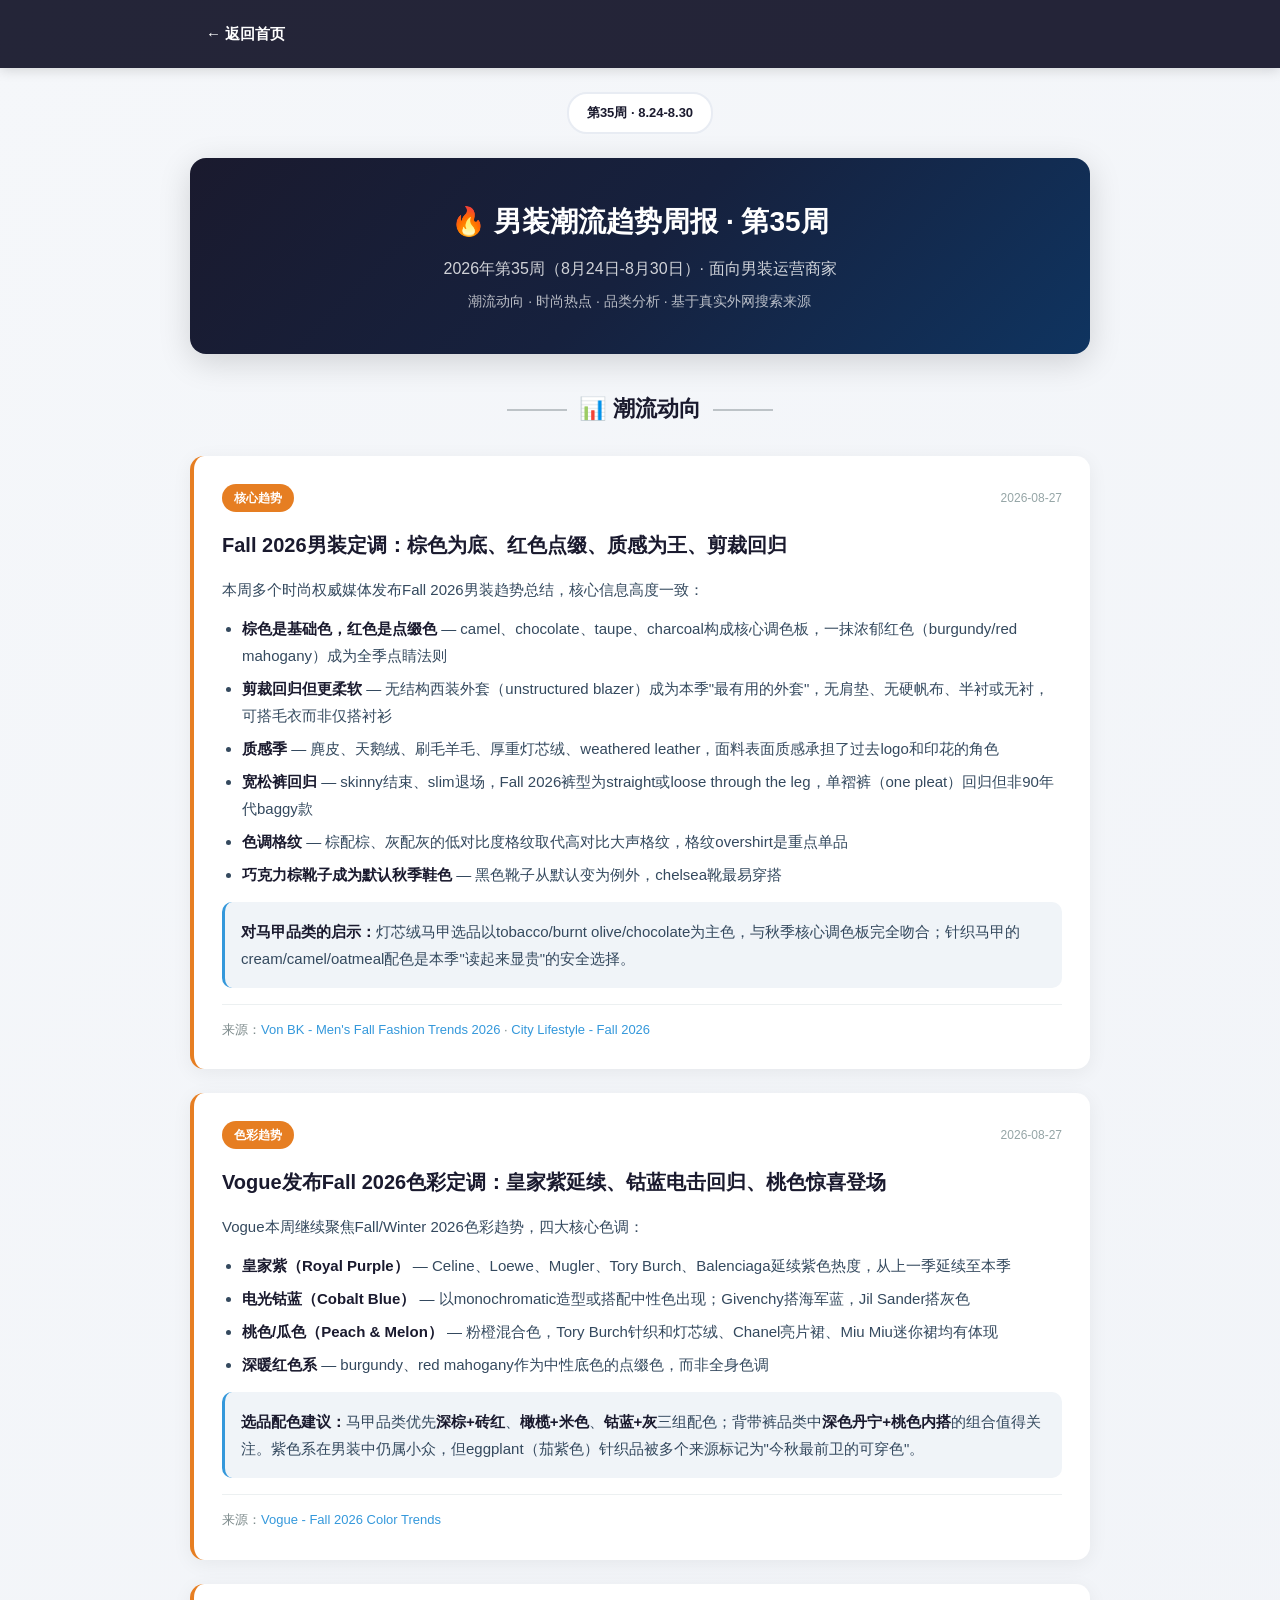
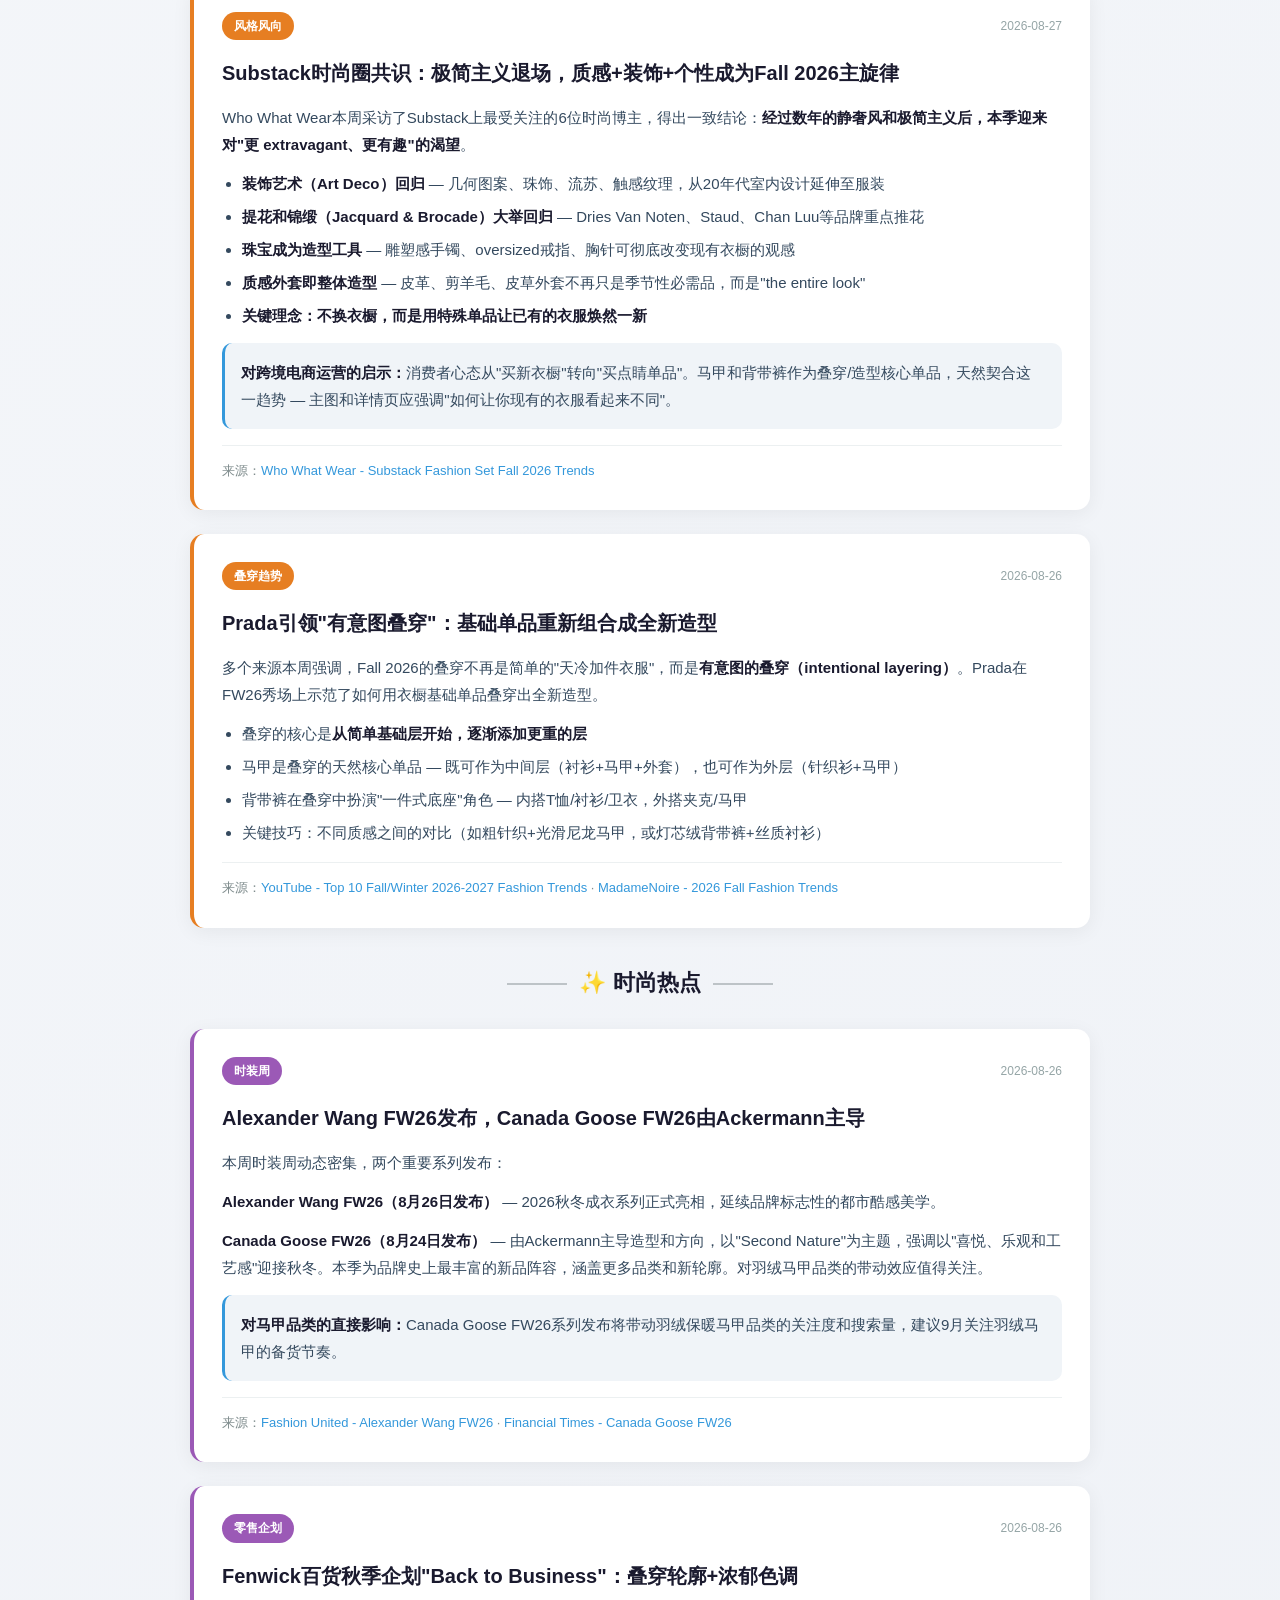
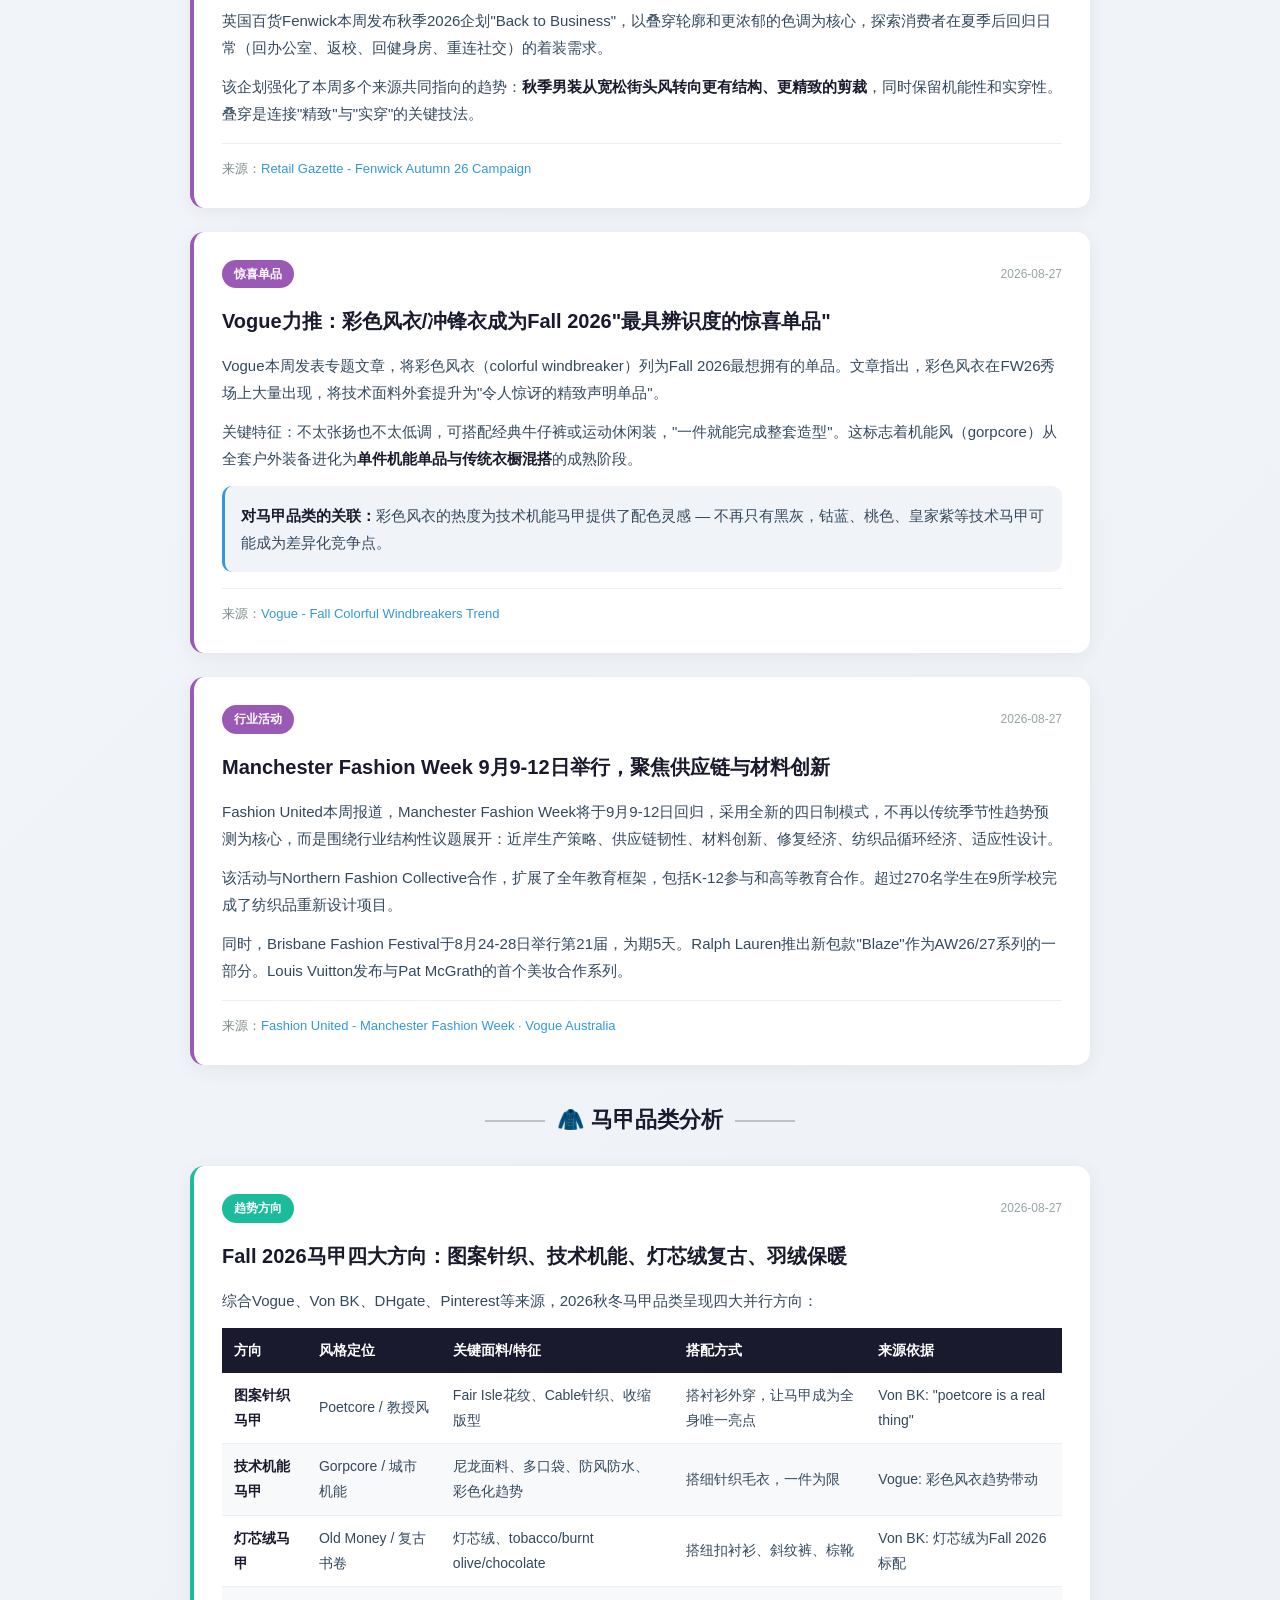
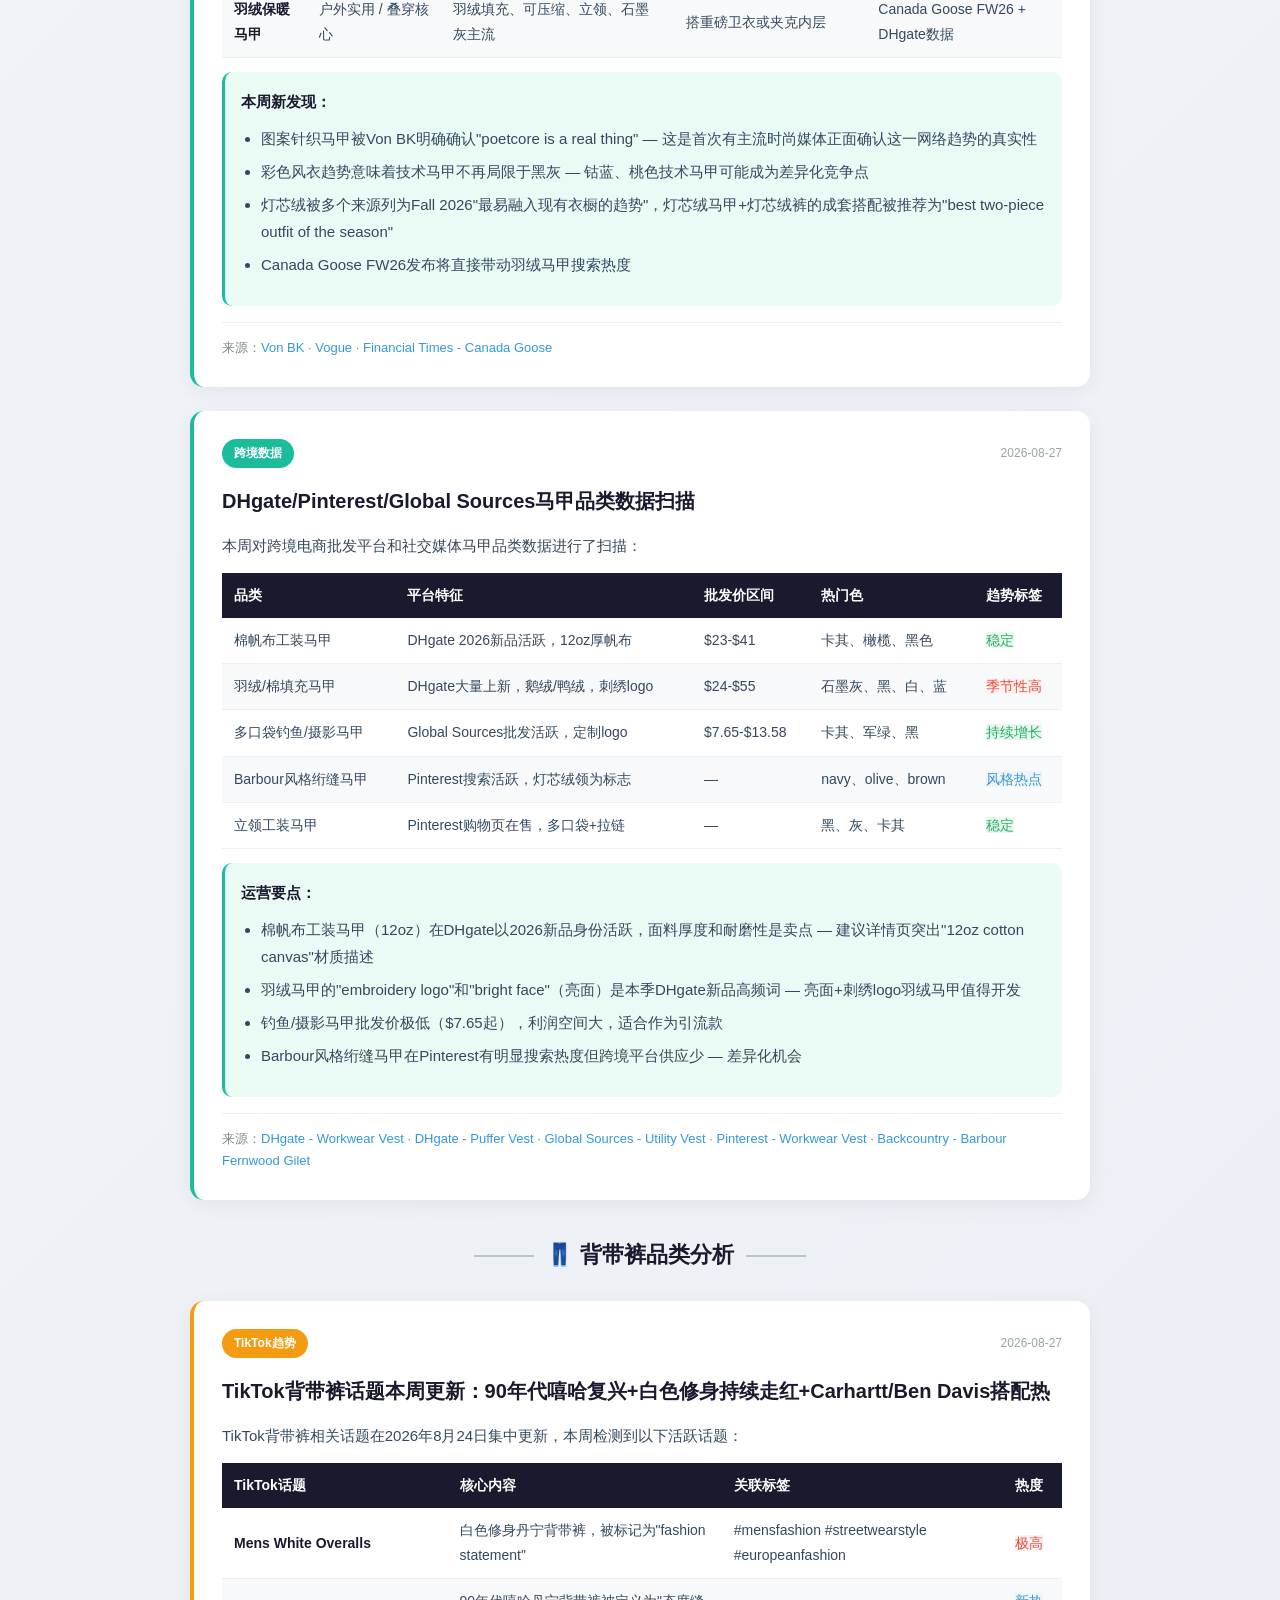
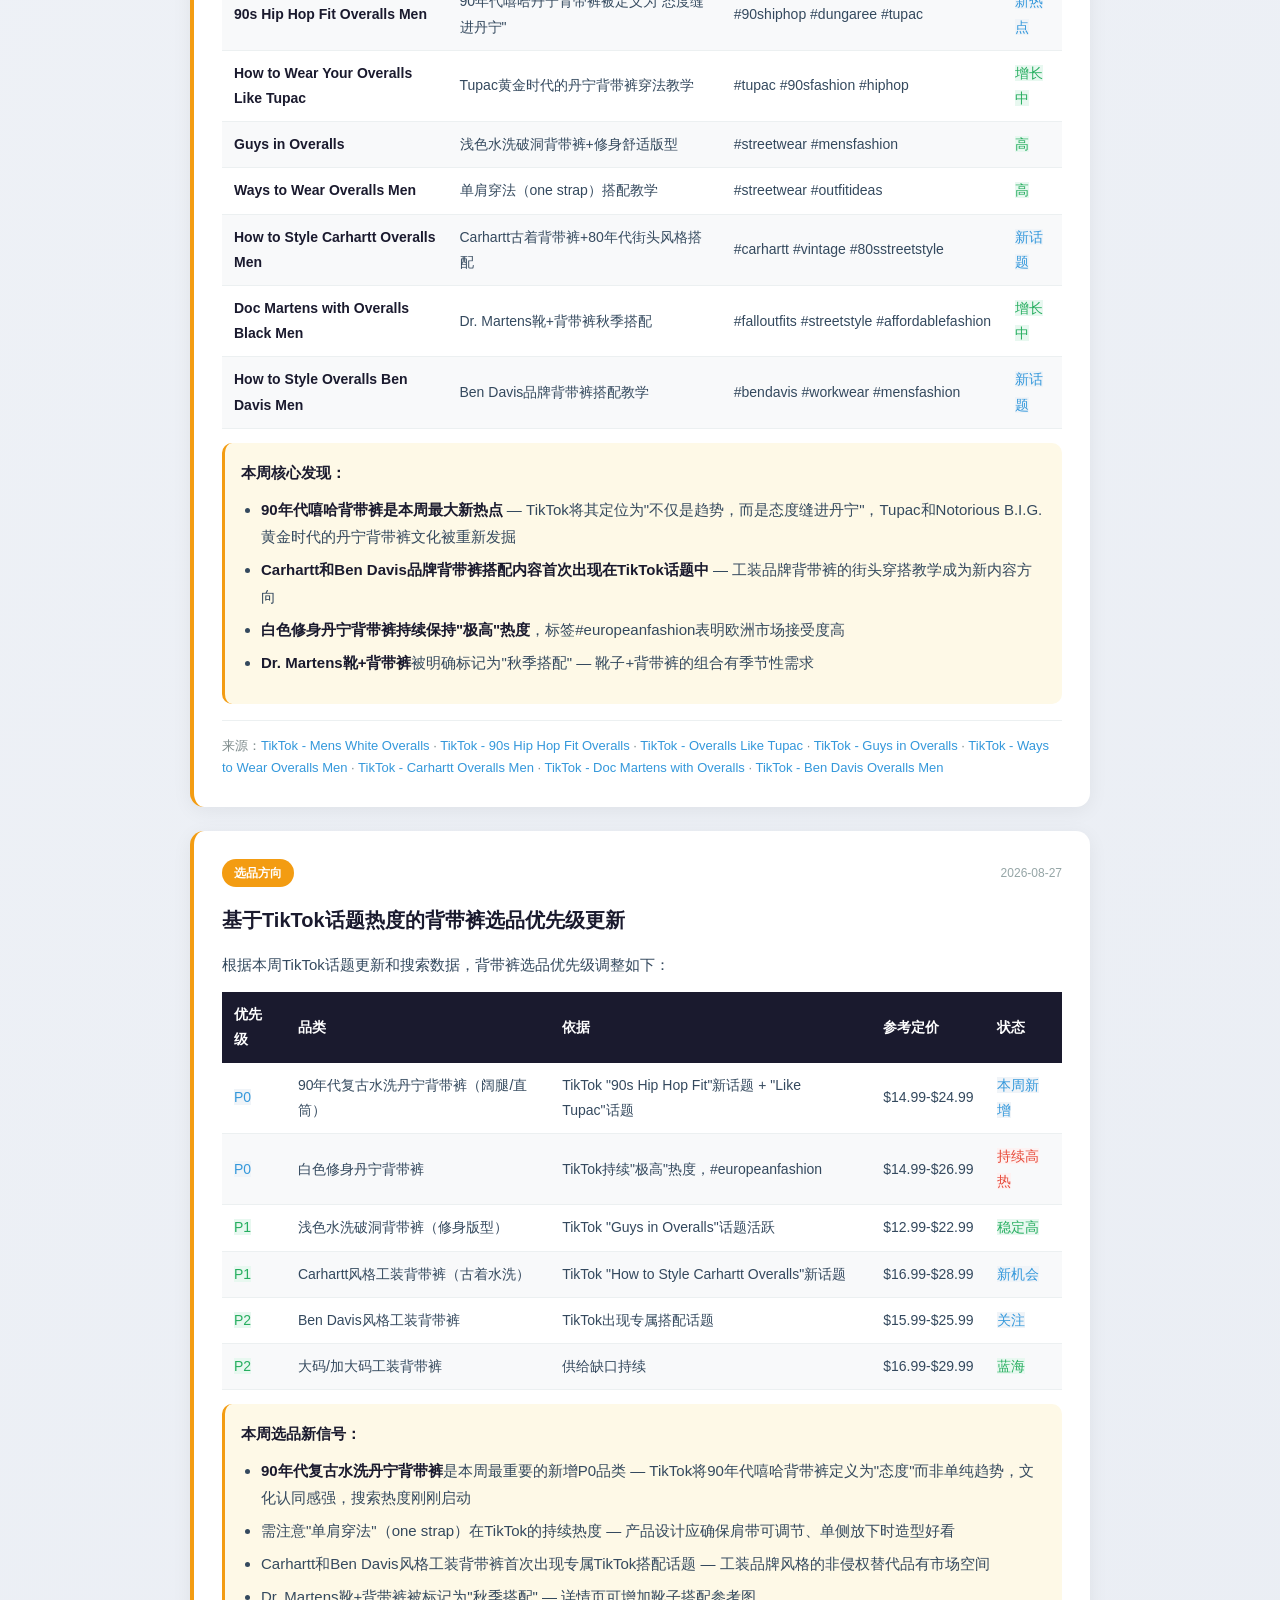
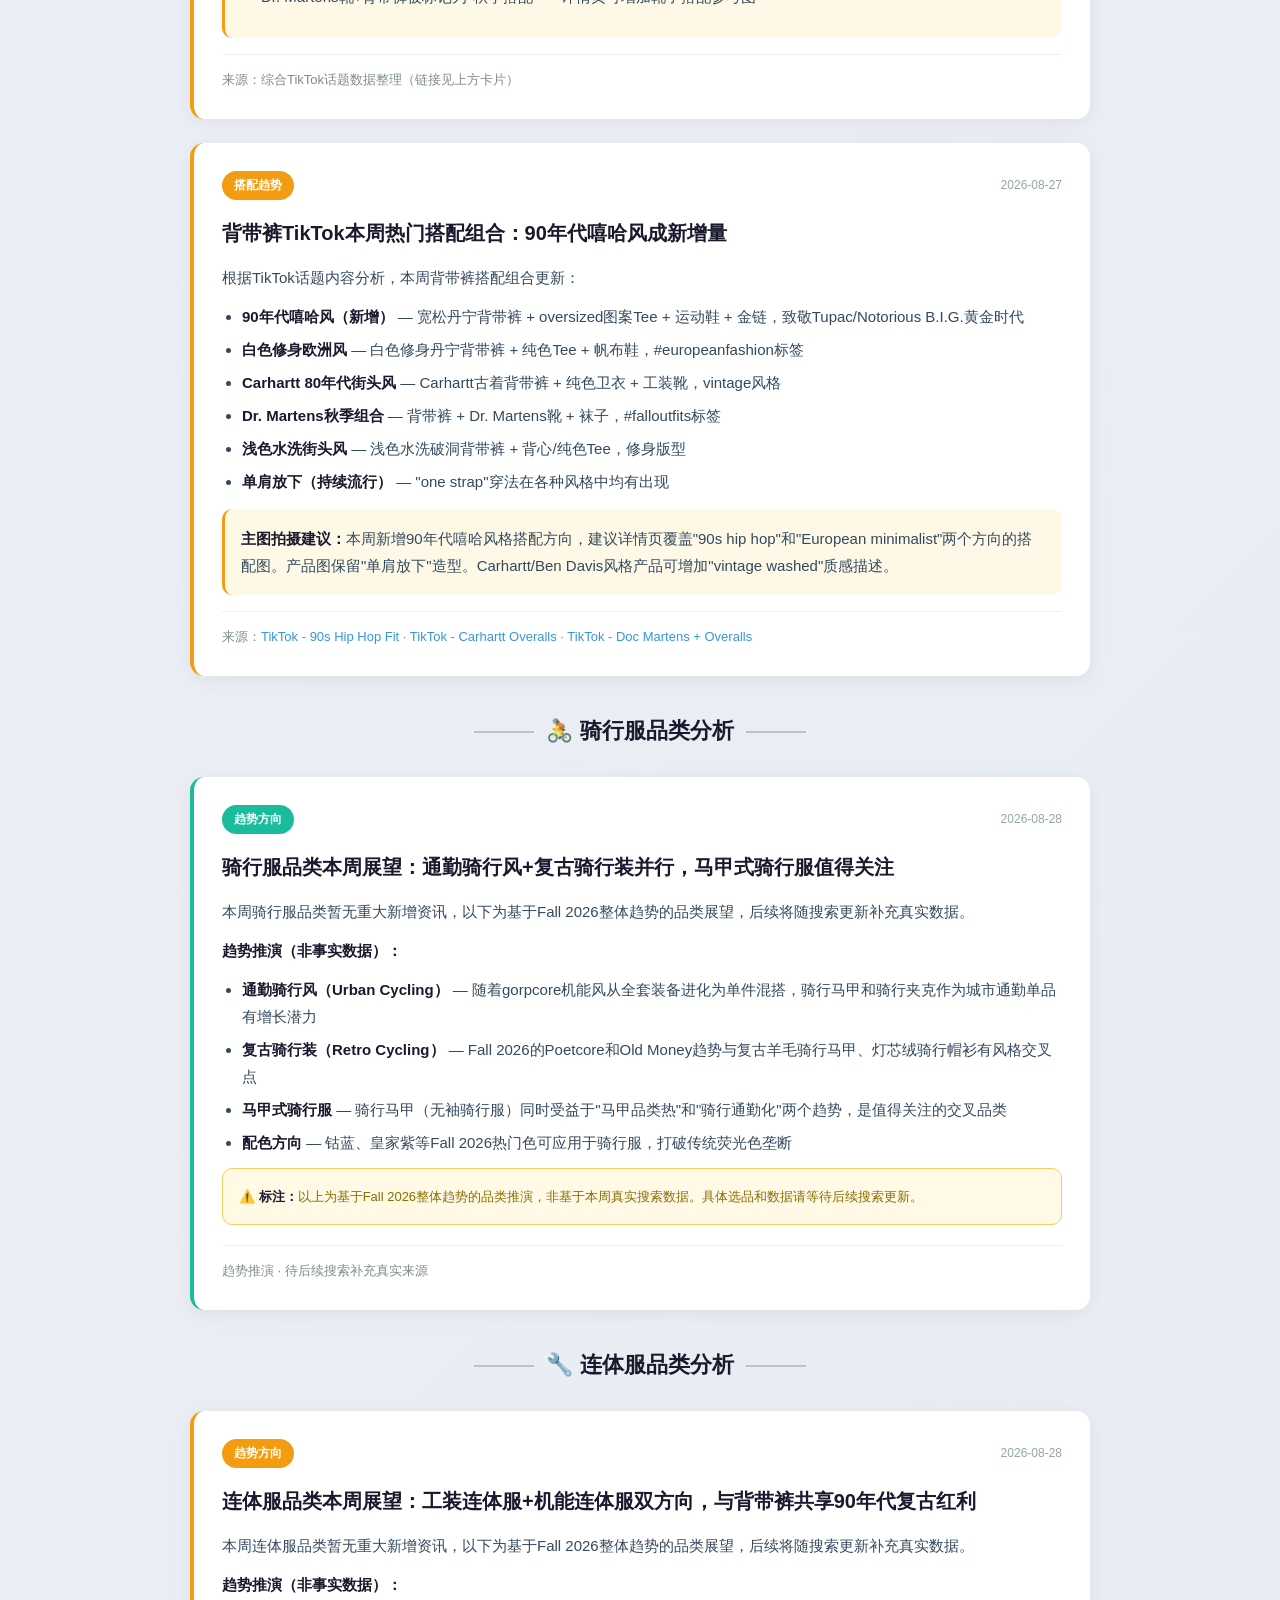
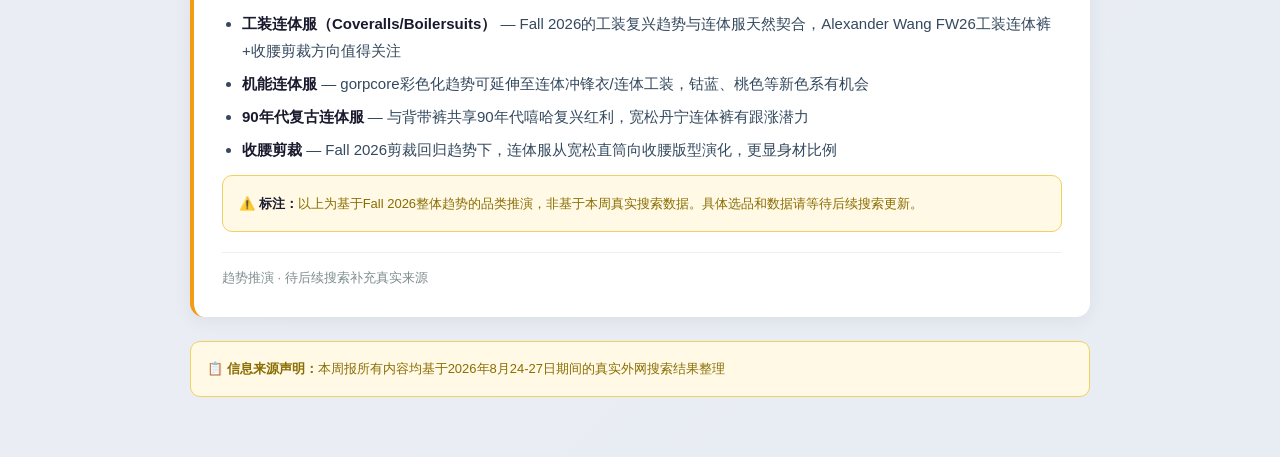
<file: trends.html>
<!DOCTYPE html>
<html lang="zh-CN">
<head>
    <meta charset="UTF-8">
    <meta name="viewport" content="width=device-width, initial-scale=1.0">
    <title>男装潮流趋势周报</title>
    <style>
        * { margin: 0; padding: 0; box-sizing: border-box; }
        body {
            font-family: -apple-system, BlinkMacSystemFont, 'Segoe UI', Roboto, sans-serif;
            background: linear-gradient(135deg, #f5f7fa 0%, #e8ecf3 100%);
            color: #2c3e50;
            line-height: 1.7;
            padding: 20px;
        }
        .container { max-width: 900px; margin: 0 auto; }

        /* 页面头部 - 返回首页 */
        .page-header {
            background: rgba(26, 26, 46, 0.95);
            padding: 15px 30px;
            margin: -20px -20px 24px;
            box-shadow: 0 2px 12px rgba(0,0,0,0.15);
        }
        .header-inner {
            max-width: 900px;
            margin: 0 auto;
            display: flex;
            align-items: center;
        }
        .back-link {
            display: inline-flex;
            align-items: center;
            color: white;
            text-decoration: none;
            font-size: 15px;
            font-weight: 600;
            padding: 6px 16px;
            border-radius: 20px;
            transition: all 0.2s;
        }
        .back-link:hover {
            background: rgba(255,255,255,0.15);
            color: #3498db;
        }

        /* 周报导航条 */
        .week-nav {
            display: flex;
            flex-wrap: wrap;
            gap: 10px;
            justify-content: center;
            margin-bottom: 24px;
        }
        .week-nav a {
            display: inline-block;
            padding: 8px 18px;
            background: white;
            color: #1a1a2e;
            text-decoration: none;
            border-radius: 20px;
            font-size: 13px;
            font-weight: 600;
            border: 2px solid #e8ecf3;
            transition: all 0.2s;
        }
        .week-nav a:hover {
            border-color: #3498db;
            color: #3498db;
        }

        /* 周报区块分隔 */
        .week-section {
            margin-bottom: 40px;
        }
        .week-banner {
            background: linear-gradient(135deg, #1a1a2e 0%, #16213e 50%, #0f3460 100%);
            color: white;
            padding: 40px 30px;
            border-radius: 16px;
            margin-bottom: 30px;
            text-align: center;
            box-shadow: 0 8px 32px rgba(0,0,0,0.15);
        }
        .week-banner h1 { font-size: 28px; margin-bottom: 10px; }
        .week-banner .date { font-size: 16px; opacity: 0.8; }
        .week-banner .subtitle { font-size: 14px; opacity: 0.7; margin-top: 8px; }

        article.news-card {
            background: white;
            border-radius: 14px;
            padding: 28px;
            margin-bottom: 24px;
            box-shadow: 0 4px 20px rgba(0,0,0,0.06);
            border-left: 4px solid #3498db;
            transition: transform 0.2s, box-shadow 0.2s;
        }
        article.news-card:hover {
            transform: translateY(-2px);
            box-shadow: 0 8px 30px rgba(0,0,0,0.12);
        }
        article.news-card.trend { border-left-color: #e67e22; }
        article.news-card.fashion { border-left-color: #9b59b6; }
        article.news-card.vest { border-left-color: #1abc9c; }
        article.news-card.overalls { border-left-color: #f39c12; }

        .news-header {
            display: flex;
            align-items: center;
            justify-content: space-between;
            margin-bottom: 16px;
        }
        .news-tag {
            display: inline-block;
            padding: 4px 12px;
            border-radius: 20px;
            font-size: 12px;
            font-weight: 600;
            color: white;
        }
        .tag-trend { background: #e67e22; }
        .tag-fashion { background: #9b59b6; }
        .tag-vest { background: #1abc9c; }
        .tag-overalls { background: #f39c12; }

        .news-date { font-size: 12px; color: #95a5a6; }
        .news-title {
            font-size: 20px;
            font-weight: 700;
            margin-bottom: 14px;
            color: #1a1a2e;
        }
        .news-content { font-size: 15px; color: #34495e; line-height: 1.8; }
        .news-content p { margin-bottom: 12px; }
        .news-content strong { color: #1a1a2e; }
        .news-content ul { margin: 10px 0 12px 20px; }
        .news-content li { margin-bottom: 6px; }

        .news-footer {
            margin-top: 16px;
            padding-top: 14px;
            border-top: 1px solid #ecf0f1;
            font-size: 13px;
            color: #7f8c8d;
        }
        .source-link { color: #3498db; text-decoration: none; }
        .source-link:hover { text-decoration: underline; }

        .data-table {
            width: 100%;
            border-collapse: collapse;
            margin: 14px 0;
            font-size: 14px;
        }
        .data-table th {
            background: #1a1a2e;
            color: white;
            padding: 10px 12px;
            text-align: left;
            font-weight: 600;
        }
        .data-table td { padding: 10px 12px; border-bottom: 1px solid #ecf0f1; }
        .data-table tr:nth-child(even) { background: #f8f9fa; }
        .data-table tr:hover { background: #eef2f7; }

        .highlight-box {
            background: #f0f4f8;
            border-radius: 10px;
            padding: 16px;
            margin: 14px 0;
            border-left: 3px solid #3498db;
        }
        .highlight-box.vest { border-left-color: #1abc9c; background: #eafaf5; }
        .highlight-box.overalls { border-left-color: #f39c12; background: #fef9e7; }

        .section-divider {
            text-align: center;
            margin: 36px 0 28px;
            font-size: 22px;
            font-weight: 700;
            color: #1a1a2e;
            position: relative;
        }
        .section-divider::before,
        .section-divider::after {
            content: '';
            display: inline-block;
            width: 60px;
            height: 2px;
            background: #bdc3c7;
            vertical-align: middle;
            margin: 0 12px;
        }

        .week-divider {
            text-align: center;
            margin: 50px 0 30px;
            padding: 20px;
            font-size: 18px;
            font-weight: 700;
            color: #95a5a6;
            border-top: 2px dashed #d5d8dc;
            border-bottom: 2px dashed #d5d8dc;
        }

        .stat-badge {
            display: inline-block;
            padding: 3px 10px;
            border-radius: 6px;
            font-size: 13px;
            font-weight: 600;
            margin: 2px;
        }
        .stat-up { background: #e8f8f0; color: #27ae60; }
        .stat-hot { background: #fdf2f2; color: #e74c3c; }
        .stat-new { background: #f0f4f8; color: #3498db; }

        .disclaimer {
            background: #fff9e6;
            border: 1px solid #f0d060;
            border-radius: 10px;
            padding: 16px;
            margin: 20px 0;
            font-size: 13px;
            color: #8a6d00;
        }
    </style>
</head>
<body>
<header class="page-header">
    <div class="header-inner">
        <a class="back-link" href="index.html">← 返回首页</a>
    </div>
</header>
<div class="container">

    <!-- ========== 周报导航 ========== -->
    <div class="week-nav">
        <a href="#week-2026-w35">第35周 · 8.24-8.30</a>
        <!-- 后续周报导航锚点在此追加，格式：<a href="#week-YYYY-wNN">第NN周 · M.D-M.D</a> -->
    </div>

    <!-- ========== 周报导航结束 ========== -->

    <!-- ============================================================ -->
    <!-- 2026年第35周：8月24日-8月30日 -->
    <!-- 后续追加新周报时：复制下方 <div class="week-section"> 到 </div> 整块，
         修改 id 为新周次，更新标题和内容，并在上方导航追加锚点链接 -->
    <!-- ============================================================ -->
    <div class="week-section" id="week-2026-w35">
    <div class="week-banner">
        <h1>🔥 男装潮流趋势周报 · 第35周</h1>
        <div class="date">2026年第35周（8月24日-8月30日）· 面向男装运营商家</div>
        <div class="subtitle">潮流动向 · 时尚热点 · 品类分析 · 基于真实外网搜索来源</div>
    </div>

    <!-- ==================== 潮流动向 ==================== -->
    <div class="section-divider">📊 潮流动向</div>

    <article class="news-card trend">
        <div class="news-header">
            <span class="news-tag tag-trend">核心趋势</span>
            <span class="news-date">2026-08-27</span>
        </div>
        <div class="news-title">Fall 2026男装定调：棕色为底、红色点缀、质感为王、剪裁回归</div>
        <div class="news-content">
            <p>本周多个时尚权威媒体发布Fall 2026男装趋势总结，核心信息高度一致：</p>
            <ul>
                <li><strong>棕色是基础色，红色是点缀色</strong> — camel、chocolate、taupe、charcoal构成核心调色板，一抹浓郁红色（burgundy/red mahogany）成为全季点睛法则</li>
                <li><strong>剪裁回归但更柔软</strong> — 无结构西装外套（unstructured blazer）成为本季"最有用的外套"，无肩垫、无硬帆布、半衬或无衬，可搭毛衣而非仅搭衬衫</li>
                <li><strong>质感季</strong> — 麂皮、天鹅绒、刷毛羊毛、厚重灯芯绒、weathered leather，面料表面质感承担了过去logo和印花的角色</li>
                <li><strong>宽松裤回归</strong> — skinny结束、slim退场，Fall 2026裤型为straight或loose through the leg，单褶裤（one pleat）回归但非90年代baggy款</li>
                <li><strong>色调格纹</strong> — 棕配棕、灰配灰的低对比度格纹取代高对比大声格纹，格纹overshirt是重点单品</li>
                <li><strong>巧克力棕靴子成为默认秋季鞋色</strong> — 黑色靴子从默认变为例外，chelsea靴最易穿搭</li>
            </ul>
            <div class="highlight-box">
                <strong>对马甲品类的启示：</strong>灯芯绒马甲选品以tobacco/burnt olive/chocolate为主色，与秋季核心调色板完全吻合；针织马甲的cream/camel/oatmeal配色是本季"读起来显贵"的安全选择。
            </div>
        </div>
        <div class="news-footer">
            来源：<a href="https://www.vonbk.com/post/mens-fall-fashion-trends" class="source-link">Von BK - Men's Fall Fashion Trends 2026</a> · <a href="https://citylifestyle.com/articles/fall-2026" class="source-link">City Lifestyle - Fall 2026</a>
        </div>
    </article>

    <article class="news-card trend">
        <div class="news-header">
            <span class="news-tag tag-trend">色彩趋势</span>
            <span class="news-date">2026-08-27</span>
        </div>
        <div class="news-title">Vogue发布Fall 2026色彩定调：皇家紫延续、钴蓝电击回归、桃色惊喜登场</div>
        <div class="news-content">
            <p>Vogue本周继续聚焦Fall/Winter 2026色彩趋势，四大核心色调：</p>
            <ul>
                <li><strong>皇家紫（Royal Purple）</strong> — Celine、Loewe、Mugler、Tory Burch、Balenciaga延续紫色热度，从上一季延续至本季</li>
                <li><strong>电光钴蓝（Cobalt Blue）</strong> — 以monochromatic造型或搭配中性色出现；Givenchy搭海军蓝，Jil Sander搭灰色</li>
                <li><strong>桃色/瓜色（Peach &amp; Melon）</strong> — 粉橙混合色，Tory Burch针织和灯芯绒、Chanel亮片裙、Miu Miu迷你裙均有体现</li>
                <li><strong>深暖红色系</strong> — burgundy、red mahogany作为中性底色的点缀色，而非全身色调</li>
            </ul>
            <div class="highlight-box">
                <strong>选品配色建议：</strong>马甲品类优先<strong>深棕+砖红</strong>、<strong>橄榄+米色</strong>、<strong>钴蓝+灰</strong>三组配色；背带裤品类中<strong>深色丹宁+桃色内搭</strong>的组合值得关注。紫色系在男装中仍属小众，但eggplant（茄紫色）针织品被多个来源标记为"今秋最前卫的可穿色"。
            </div>
        </div>
        <div class="news-footer">
            来源：<a href="https://www.vogue.com/article/fall-2026-color-trends" class="source-link">Vogue - Fall 2026 Color Trends</a>
        </div>
    </article>

    <article class="news-card trend">
        <div class="news-header">
            <span class="news-tag tag-trend">风格风向</span>
            <span class="news-date">2026-08-27</span>
        </div>
        <div class="news-title">Substack时尚圈共识：极简主义退场，质感+装饰+个性成为Fall 2026主旋律</div>
        <div class="news-content">
            <p>Who What Wear本周采访了Substack上最受关注的6位时尚博主，得出一致结论：<strong>经过数年的静奢风和极简主义后，本季迎来对"更 extravagant、更有趣"的渴望</strong>。</p>
            <ul>
                <li><strong>装饰艺术（Art Deco）回归</strong> — 几何图案、珠饰、流苏、触感纹理，从20年代室内设计延伸至服装</li>
                <li><strong>提花和锦缎（Jacquard &amp; Brocade）大举回归</strong> — Dries Van Noten、Staud、Chan Luu等品牌重点推花</li>
                <li><strong>珠宝成为造型工具</strong> — 雕塑感手镯、oversized戒指、胸针可彻底改变现有衣橱的观感</li>
                <li><strong>质感外套即整体造型</strong> — 皮革、剪羊毛、皮草外套不再只是季节性必需品，而是"the entire look"</li>
                <li><strong>关键理念：不换衣橱，而是用特殊单品让已有的衣服焕然一新</strong></li>
            </ul>
            <div class="highlight-box">
                <strong>对跨境电商运营的启示：</strong>消费者心态从"买新衣橱"转向"买点睛单品"。马甲和背带裤作为叠穿/造型核心单品，天然契合这一趋势 — 主图和详情页应强调"如何让你现有的衣服看起来不同"。
            </div>
        </div>
        <div class="news-footer">
            来源：<a href="https://www.whowhatwear.com/fashion/substack-fall-2026-fashion-trends" class="source-link">Who What Wear - Substack Fashion Set Fall 2026 Trends</a>
        </div>
    </article>

    <article class="news-card trend">
        <div class="news-header">
            <span class="news-tag tag-trend">叠穿趋势</span>
            <span class="news-date">2026-08-26</span>
        </div>
        <div class="news-title">Prada引领"有意图叠穿"：基础单品重新组合成全新造型</div>
        <div class="news-content">
            <p>多个来源本周强调，Fall 2026的叠穿不再是简单的"天冷加件衣服"，而是<strong>有意图的叠穿（intentional layering）</strong>。Prada在FW26秀场上示范了如何用衣橱基础单品叠穿出全新造型。</p>
            <ul>
                <li>叠穿的核心是<strong>从简单基础层开始，逐渐添加更重的层</strong></li>
                <li>马甲是叠穿的天然核心单品 — 既可作为中间层（衬衫+马甲+外套），也可作为外层（针织衫+马甲）</li>
                <li>背带裤在叠穿中扮演"一件式底座"角色 — 内搭T恤/衬衫/卫衣，外搭夹克/马甲</li>
                <li>关键技巧：不同质感之间的对比（如粗针织+光滑尼龙马甲，或灯芯绒背带裤+丝质衬衫）</li>
            </ul>
        </div>
        <div class="news-footer">
            来源：<a href="https://www.youtube.com/watch?v=uSOLKMApi5k" class="source-link">YouTube - Top 10 Fall/Winter 2026-2027 Fashion Trends</a> · <a href="https://madamenoire.com/1686909/2026-fall-fashion-trends" class="source-link">MadameNoire - 2026 Fall Fashion Trends</a>
        </div>
    </article>

    <!-- ==================== 时尚热点 ==================== -->
    <div class="section-divider">✨ 时尚热点</div>

    <article class="news-card fashion">
        <div class="news-header">
            <span class="news-tag tag-fashion">时装周</span>
            <span class="news-date">2026-08-26</span>
        </div>
        <div class="news-title">Alexander Wang FW26发布，Canada Goose FW26由Ackermann主导</div>
        <div class="news-content">
            <p>本周时装周动态密集，两个重要系列发布：</p>
            <p><strong>Alexander Wang FW26（8月26日发布）</strong> — 2026秋冬成衣系列正式亮相，延续品牌标志性的都市酷感美学。</p>
            <p><strong>Canada Goose FW26（8月24日发布）</strong> — 由Ackermann主导造型和方向，以"Second Nature"为主题，强调以"喜悦、乐观和工艺感"迎接秋冬。本季为品牌史上最丰富的新品阵容，涵盖更多品类和新轮廓。对羽绒马甲品类的带动效应值得关注。</p>
            <div class="highlight-box">
                <strong>对马甲品类的直接影响：</strong>Canada Goose FW26系列发布将带动羽绒保暖马甲品类的关注度和搜索量，建议9月关注羽绒马甲的备货节奏。
            </div>
        </div>
        <div class="news-footer">
            来源：<a href="https://fashionunited.com/lookbook/alexander-wang-fw26-369038" class="source-link">Fashion United - Alexander Wang FW26</a> · <a href="https://markets.ft.com/data/announce/detail?dockey=600-202608211830BIZWIRE_USPRX____20260824_BW300660-1" class="source-link">Financial Times - Canada Goose FW26</a>
        </div>
    </article>

    <article class="news-card fashion">
        <div class="news-header">
            <span class="news-tag tag-fashion">零售企划</span>
            <span class="news-date">2026-08-26</span>
        </div>
        <div class="news-title">Fenwick百货秋季企划"Back to Business"：叠穿轮廓+浓郁色调</div>
        <div class="news-content">
            <p>英国百货Fenwick本周发布秋季2026企划"Back to Business"，以叠穿轮廓和更浓郁的色调为核心，探索消费者在夏季后回归日常（回办公室、返校、回健身房、重连社交）的着装需求。</p>
            <p>该企划强化了本周多个来源共同指向的趋势：<strong>秋季男装从宽松街头风转向更有结构、更精致的剪裁</strong>，同时保留机能性和实穿性。叠穿是连接"精致"与"实穿"的关键技法。</p>
        </div>
        <div class="news-footer">
            来源：<a href="https://www.retailgazette.co.uk/blog/2026/08/in-pictures-fenwick-celebrates-return-to-routine-in-autumn-26-campaign/" class="source-link">Retail Gazette - Fenwick Autumn 26 Campaign</a>
        </div>
    </article>

    <article class="news-card fashion">
        <div class="news-header">
            <span class="news-tag tag-fashion">惊喜单品</span>
            <span class="news-date">2026-08-27</span>
        </div>
        <div class="news-title">Vogue力推：彩色风衣/冲锋衣成为Fall 2026"最具辨识度的惊喜单品"</div>
        <div class="news-content">
            <p>Vogue本周发表专题文章，将彩色风衣（colorful windbreaker）列为Fall 2026最想拥有的单品。文章指出，彩色风衣在FW26秀场上大量出现，将技术面料外套提升为"令人惊讶的精致声明单品"。</p>
            <p>关键特征：不太张扬也不太低调，可搭配经典牛仔裤或运动休闲装，"一件就能完成整套造型"。这标志着机能风（gorpcore）从全套户外装备进化为<strong>单件机能单品与传统衣橱混搭</strong>的成熟阶段。</p>
            <div class="highlight-box">
                <strong>对马甲品类的关联：</strong>彩色风衣的热度为技术机能马甲提供了配色灵感 — 不再只有黑灰，钴蓝、桃色、皇家紫等技术马甲可能成为差异化竞争点。
            </div>
        </div>
        <div class="news-footer">
            来源：<a href="https://www.vogue.com/article/fall-colorful-windbreakers-trend" class="source-link">Vogue - Fall Colorful Windbreakers Trend</a>
        </div>
    </article>

    <article class="news-card fashion">
        <div class="news-header">
            <span class="news-tag tag-fashion">行业活动</span>
            <span class="news-date">2026-08-27</span>
        </div>
        <div class="news-title">Manchester Fashion Week 9月9-12日举行，聚焦供应链与材料创新</div>
        <div class="news-content">
            <p>Fashion United本周报道，Manchester Fashion Week将于9月9-12日回归，采用全新的四日制模式，不再以传统季节性趋势预测为核心，而是围绕行业结构性议题展开：近岸生产策略、供应链韧性、材料创新、修复经济、纺织品循环经济、适应性设计。</p>
            <p>该活动与Northern Fashion Collective合作，扩展了全年教育框架，包括K-12参与和高等教育合作。超过270名学生在9所学校完成了纺织品重新设计项目。</p>
            <p>同时，Brisbane Fashion Festival于8月24-28日举行第21届，为期5天。Ralph Lauren推出新包款"Blaze"作为AW26/27系列的一部分。Louis Vuitton发布与Pat McGrath的首个美妆合作系列。</p>
        </div>
        <div class="news-footer">
            来源：<a href="https://fashionunited.com/education/news/manchester-fashion-week-re-establishes-event-format-around-skill-gaps-and-regional-education/2026082774282" class="source-link">Fashion United - Manchester Fashion Week</a> · <a href="https://www.vogue.com.au/fashion/news/louis-vuitton-launches-first-beauty-collaboration-between-nicolas-ghesquire-and-pat-mcgrath/image-gallery/5622f626feb979c74f65b40ddb7bfd65" class="source-link">Vogue Australia</a>
        </div>
    </article>

    <!-- ==================== 品类分析：马甲 ==================== -->
    <div class="section-divider">🧥 马甲品类分析</div>

    <article class="news-card vest">
        <div class="news-header">
            <span class="news-tag tag-vest">趋势方向</span>
            <span class="news-date">2026-08-27</span>
        </div>
        <div class="news-title">Fall 2026马甲四大方向：图案针织、技术机能、灯芯绒复古、羽绒保暖</div>
        <div class="news-content">
            <p>综合Vogue、Von BK、DHgate、Pinterest等来源，2026秋冬马甲品类呈现四大并行方向：</p>

            <table class="data-table">
                <thead>
                    <tr>
                        <th>方向</th>
                        <th>风格定位</th>
                        <th>关键面料/特征</th>
                        <th>搭配方式</th>
                        <th>来源依据</th>
                    </tr>
                </thead>
                <tbody>
                    <tr>
                        <td><strong>图案针织马甲</strong></td>
                        <td>Poetcore / 教授风</td>
                        <td>Fair Isle花纹、Cable针织、收缩版型</td>
                        <td>搭衬衫外穿，让马甲成为全身唯一亮点</td>
                        <td>Von BK: "poetcore is a real thing"</td>
                    </tr>
                    <tr>
                        <td><strong>技术机能马甲</strong></td>
                        <td>Gorpcore / 城市机能</td>
                        <td>尼龙面料、多口袋、防风防水、彩色化趋势</td>
                        <td>搭细针织毛衣，一件为限</td>
                        <td>Vogue: 彩色风衣趋势带动</td>
                    </tr>
                    <tr>
                        <td><strong>灯芯绒马甲</strong></td>
                        <td>Old Money / 复古书卷</td>
                        <td>灯芯绒、tobacco/burnt olive/chocolate</td>
                        <td>搭纽扣衬衫、斜纹裤、棕靴</td>
                        <td>Von BK: 灯芯绒为Fall 2026标配</td>
                    </tr>
                    <tr>
                        <td><strong>羽绒保暖马甲</strong></td>
                        <td>户外实用 / 叠穿核心</td>
                        <td>羽绒填充、可压缩、立领、石墨灰主流</td>
                        <td>搭重磅卫衣或夹克内层</td>
                        <td>Canada Goose FW26 + DHgate数据</td>
                    </tr>
                </tbody>
            </table>

            <div class="highlight-box vest">
                <strong>本周新发现：</strong>
                <ul>
                    <li>图案针织马甲被Von BK明确确认"poetcore is a real thing" — 这是首次有主流时尚媒体正面确认这一网络趋势的真实性</li>
                    <li>彩色风衣趋势意味着技术马甲不再局限于黑灰 — 钴蓝、桃色技术马甲可能成为差异化竞争点</li>
                    <li>灯芯绒被多个来源列为Fall 2026"最易融入现有衣橱的趋势"，灯芯绒马甲+灯芯绒裤的成套搭配被推荐为"best two-piece outfit of the season"</li>
                    <li>Canada Goose FW26发布将直接带动羽绒马甲搜索热度</li>
                </ul>
            </div>
        </div>
        <div class="news-footer">
            来源：<a href="https://www.vonbk.com/post/mens-fall-fashion-trends" class="source-link">Von BK</a> · <a href="https://www.vogue.com/article/fall-colorful-windbreakers-trend" class="source-link">Vogue</a> · <a href="https://markets.ft.com/data/announce/detail?dockey=600-202608211830BIZWIRE_USPRX____20260824_BW300660-1" class="source-link">Financial Times - Canada Goose</a>
        </div>
    </article>

    <article class="news-card vest">
        <div class="news-header">
            <span class="news-tag tag-vest">跨境数据</span>
            <span class="news-date">2026-08-27</span>
        </div>
        <div class="news-title">DHgate/Pinterest/Global Sources马甲品类数据扫描</div>
        <div class="news-content">
            <p>本周对跨境电商批发平台和社交媒体马甲品类数据进行了扫描：</p>

            <table class="data-table">
                <thead>
                    <tr>
                        <th>品类</th>
                        <th>平台特征</th>
                        <th>批发价区间</th>
                        <th>热门色</th>
                        <th>趋势标签</th>
                    </tr>
                </thead>
                <tbody>
                    <tr>
                        <td>棉帆布工装马甲</td>
                        <td>DHgate 2026新品活跃，12oz厚帆布</td>
                        <td>$23-$41</td>
                        <td>卡其、橄榄、黑色</td>
                        <td><span class="stat-up">稳定</span></td>
                    </tr>
                    <tr>
                        <td>羽绒/棉填充马甲</td>
                        <td>DHgate大量上新，鹅绒/鸭绒，刺绣logo</td>
                        <td>$24-$55</td>
                        <td>石墨灰、黑、白、蓝</td>
                        <td><span class="stat-hot">季节性高</span></td>
                    </tr>
                    <tr>
                        <td>多口袋钓鱼/摄影马甲</td>
                        <td>Global Sources批发活跃，定制logo</td>
                        <td>$7.65-$13.58</td>
                        <td>卡其、军绿、黑</td>
                        <td><span class="stat-up">持续增长</span></td>
                    </tr>
                    <tr>
                        <td>Barbour风格绗缝马甲</td>
                        <td>Pinterest搜索活跃，灯芯绒领为标志</td>
                        <td>—</td>
                        <td>navy、olive、brown</td>
                        <td><span class="stat-new">风格热点</span></td>
                    </tr>
                    <tr>
                        <td>立领工装马甲</td>
                        <td>Pinterest购物页在售，多口袋+拉链</td>
                        <td>—</td>
                        <td>黑、灰、卡其</td>
                        <td><span class="stat-up">稳定</span></td>
                    </tr>
                </tbody>
            </table>

            <div class="highlight-box vest">
                <strong>运营要点：</strong>
                <ul>
                    <li>棉帆布工装马甲（12oz）在DHgate以2026新品身份活跃，面料厚度和耐磨性是卖点 — 建议详情页突出"12oz cotton canvas"材质描述</li>
                    <li>羽绒马甲的"embroidery logo"和"bright face"（亮面）是本季DHgate新品高频词 — 亮面+刺绣logo羽绒马甲值得开发</li>
                    <li>钓鱼/摄影马甲批发价极低（$7.65起），利润空间大，适合作为引流款</li>
                    <li>Barbour风格绗缝马甲在Pinterest有明显搜索热度但跨境平台供应少 — 差异化机会</li>
                </ul>
            </div>
        </div>
        <div class="news-footer">
            来源：<a href="https://www.dhgate.com/product/men-s-insulated-workwear-vest-cotton-canvas/1103833167.html" class="source-link">DHgate - Workwear Vest</a> · <a href="https://www.dhgate.com/goods/1034970076.html" class="source-link">DHgate - Puffer Vest</a> · <a href="https://www.globalsources.com/manufacturers/utility-vest.html" class="source-link">Global Sources - Utility Vest</a> · <a href="https://www.pinterest.com/shopping/winter-workwear-vest-with-stand-collar/915452217196" class="source-link">Pinterest - Workwear Vest</a> · <a href="https://www.backcountry.com/barbour-fernwood-gilet-vest-mens" class="source-link">Backcountry - Barbour Fernwood Gilet</a>
        </div>
    </article>

    <!-- ==================== 品类分析：背带裤 ==================== -->
    <div class="section-divider">👖 背带裤品类分析</div>

    <article class="news-card overalls">
        <div class="news-header">
            <span class="news-tag tag-overalls">TikTok趋势</span>
            <span class="news-date">2026-08-27</span>
        </div>
        <div class="news-title">TikTok背带裤话题本周更新：90年代嘻哈复兴+白色修身持续走红+Carhartt/Ben Davis搭配热</div>
        <div class="news-content">
            <p>TikTok背带裤相关话题在2026年8月24日集中更新，本周检测到以下活跃话题：</p>

            <table class="data-table">
                <thead>
                    <tr>
                        <th>TikTok话题</th>
                        <th>核心内容</th>
                        <th>关联标签</th>
                        <th>热度</th>
                    </tr>
                </thead>
                <tbody>
                    <tr>
                        <td><strong>Mens White Overalls</strong></td>
                        <td>白色修身丹宁背带裤，被标记为"fashion statement"</td>
                        <td>#mensfashion #streetwearstyle #europeanfashion</td>
                        <td><span class="stat-hot">极高</span></td>
                    </tr>
                    <tr>
                        <td><strong>90s Hip Hop Fit Overalls Men</strong></td>
                        <td>90年代嘻哈丹宁背带裤被定义为"态度缝进丹宁"</td>
                        <td>#90shiphop #dungaree #tupac</td>
                        <td><span class="stat-new">新热点</span></td>
                    </tr>
                    <tr>
                        <td><strong>How to Wear Your Overalls Like Tupac</strong></td>
                        <td>Tupac黄金时代的丹宁背带裤穿法教学</td>
                        <td>#tupac #90sfashion #hiphop</td>
                        <td><span class="stat-up">增长中</span></td>
                    </tr>
                    <tr>
                        <td><strong>Guys in Overalls</strong></td>
                        <td>浅色水洗破洞背带裤+修身舒适版型</td>
                        <td>#streetwear #mensfashion</td>
                        <td><span class="stat-up">高</span></td>
                    </tr>
                    <tr>
                        <td><strong>Ways to Wear Overalls Men</strong></td>
                        <td>单肩穿法（one strap）搭配教学</td>
                        <td>#streetwear #outfitideas</td>
                        <td><span class="stat-up">高</span></td>
                    </tr>
                    <tr>
                        <td><strong>How to Style Carhartt Overalls Men</strong></td>
                        <td>Carhartt古着背带裤+80年代街头风格搭配</td>
                        <td>#carhartt #vintage #80sstreetstyle</td>
                        <td><span class="stat-new">新话题</span></td>
                    </tr>
                    <tr>
                        <td><strong>Doc Martens with Overalls Black Men</strong></td>
                        <td>Dr. Martens靴+背带裤秋季搭配</td>
                        <td>#falloutfits #streetstyle #affordablefashion</td>
                        <td><span class="stat-up">增长中</span></td>
                    </tr>
                    <tr>
                        <td><strong>How to Style Overalls Ben Davis Men</strong></td>
                        <td>Ben Davis品牌背带裤搭配教学</td>
                        <td>#bendavis #workwear #mensfashion</td>
                        <td><span class="stat-new">新话题</span></td>
                    </tr>
                </tbody>
            </table>

            <div class="highlight-box overalls">
                <strong>本周核心发现：</strong>
                <ul>
                    <li><strong>90年代嘻哈背带裤是本周最大新热点</strong> — TikTok将其定位为"不仅是趋势，而是态度缝进丹宁"，Tupac和Notorious B.I.G.黄金时代的丹宁背带裤文化被重新发掘</li>
                    <li><strong>Carhartt和Ben Davis品牌背带裤搭配内容首次出现在TikTok话题中</strong> — 工装品牌背带裤的街头穿搭教学成为新内容方向</li>
                    <li><strong>白色修身丹宁背带裤持续保持"极高"热度</strong>，标签#europeanfashion表明欧洲市场接受度高</li>
                    <li><strong>Dr. Martens靴+背带裤</strong>被明确标记为"秋季搭配" — 靴子+背带裤的组合有季节性需求</li>
                </ul>
            </div>
        </div>
        <div class="news-footer">
            来源：<a href="https://www.tiktok.com/discover/mens-white-overalls" class="source-link">TikTok - Mens White Overalls</a> · <a href="https://www.tiktok.com/discover/90s-hip-hop-fit-overalls-men" class="source-link">TikTok - 90s Hip Hop Fit Overalls</a> · <a href="https://www.tiktok.com/discover/how-to-wear-your-overalls-like-tupac" class="source-link">TikTok - Overalls Like Tupac</a> · <a href="https://www.tiktok.com/discover/guys-in-overalls" class="source-link">TikTok - Guys in Overalls</a> · <a href="https://www.tiktok.com/discover/ways-to-wear-overalls-men" class="source-link">TikTok - Ways to Wear Overalls Men</a> · <a href="https://www.tiktok.com/discover/how-to-style-carhartt-overalls-men" class="source-link">TikTok - Carhartt Overalls Men</a> · <a href="https://www.tiktok.com/discover/doc-martens-with-overalls-black-men" class="source-link">TikTok - Doc Martens with Overalls</a> · <a href="https://www.tiktok.com/discover/how-to-style-overalls-ben-davis-men" class="source-link">TikTok - Ben Davis Overalls Men</a>
        </div>
    </article>

    <article class="news-card overalls">
        <div class="news-header">
            <span class="news-tag tag-overalls">选品方向</span>
            <span class="news-date">2026-08-27</span>
        </div>
        <div class="news-title">基于TikTok话题热度的背带裤选品优先级更新</div>
        <div class="news-content">
            <p>根据本周TikTok话题更新和搜索数据，背带裤选品优先级调整如下：</p>

            <table class="data-table">
                <thead>
                    <tr>
                        <th>优先级</th>
                        <th>品类</th>
                        <th>依据</th>
                        <th>参考定价</th>
                        <th>状态</th>
                    </tr>
                </thead>
                <tbody>
                    <tr>
                        <td><span class="stat-new">P0</span></td>
                        <td>90年代复古水洗丹宁背带裤（阔腿/直筒）</td>
                        <td>TikTok "90s Hip Hop Fit"新话题 + "Like Tupac"话题</td>
                        <td>$14.99-$24.99</td>
                        <td><span class="stat-new">本周新增</span></td>
                    </tr>
                    <tr>
                        <td><span class="stat-new">P0</span></td>
                        <td>白色修身丹宁背带裤</td>
                        <td>TikTok持续"极高"热度，#europeanfashion</td>
                        <td>$14.99-$26.99</td>
                        <td><span class="stat-hot">持续高热</span></td>
                    </tr>
                    <tr>
                        <td><span class="stat-up">P1</span></td>
                        <td>浅色水洗破洞背带裤（修身版型）</td>
                        <td>TikTok "Guys in Overalls"话题活跃</td>
                        <td>$12.99-$22.99</td>
                        <td><span class="stat-up">稳定高</span></td>
                    </tr>
                    <tr>
                        <td><span class="stat-up">P1</span></td>
                        <td>Carhartt风格工装背带裤（古着水洗）</td>
                        <td>TikTok "How to Style Carhartt Overalls"新话题</td>
                        <td>$16.99-$28.99</td>
                        <td><span class="stat-new">新机会</span></td>
                    </tr>
                    <tr>
                        <td><span class="stat-up">P2</span></td>
                        <td>Ben Davis风格工装背带裤</td>
                        <td>TikTok出现专属搭配话题</td>
                        <td>$15.99-$25.99</td>
                        <td><span class="stat-new">关注</span></td>
                    </tr>
                    <tr>
                        <td><span class="stat-up">P2</span></td>
                        <td>大码/加大码工装背带裤</td>
                        <td>供给缺口持续</td>
                        <td>$16.99-$29.99</td>
                        <td><span class="stat-up">蓝海</span></td>
                    </tr>
                </tbody>
            </table>

            <div class="highlight-box overalls">
                <strong>本周选品新信号：</strong>
                <ul>
                    <li><strong>90年代复古水洗丹宁背带裤</strong>是本周最重要的新增P0品类 — TikTok将90年代嘻哈背带裤定义为"态度"而非单纯趋势，文化认同感强，搜索热度刚刚启动</li>
                    <li>需注意"单肩穿法"（one strap）在TikTok的持续热度 — 产品设计应确保肩带可调节、单侧放下时造型好看</li>
                    <li>Carhartt和Ben Davis风格工装背带裤首次出现专属TikTok搭配话题 — 工装品牌风格的非侵权替代品有市场空间</li>
                    <li>Dr. Martens靴+背带裤被标记为"秋季搭配" — 详情页可增加靴子搭配参考图</li>
                </ul>
            </div>
        </div>
        <div class="news-footer">
            来源：综合TikTok话题数据整理（链接见上方卡片）
        </div>
    </article>

    <article class="news-card overalls">
        <div class="news-header">
            <span class="news-tag tag-overalls">搭配趋势</span>
            <span class="news-date">2026-08-27</span>
        </div>
        <div class="news-title">背带裤TikTok本周热门搭配组合：90年代嘻哈风成新增量</div>
        <div class="news-content">
            <p>根据TikTok话题内容分析，本周背带裤搭配组合更新：</p>
            <ul>
                <li><strong>90年代嘻哈风（新增）</strong> — 宽松丹宁背带裤 + oversized图案Tee + 运动鞋 + 金链，致敬Tupac/Notorious B.I.G.黄金时代</li>
                <li><strong>白色修身欧洲风</strong> — 白色修身丹宁背带裤 + 纯色Tee + 帆布鞋，#europeanfashion标签</li>
                <li><strong>Carhartt 80年代街头风</strong> — Carhartt古着背带裤 + 纯色卫衣 + 工装靴，vintage风格</li>
                <li><strong>Dr. Martens秋季组合</strong> — 背带裤 + Dr. Martens靴 + 袜子，#falloutfits标签</li>
                <li><strong>浅色水洗街头风</strong> — 浅色水洗破洞背带裤 + 背心/纯色Tee，修身版型</li>
                <li><strong>单肩放下（持续流行）</strong> — "one strap"穿法在各种风格中均有出现</li>
            </ul>
            <div class="highlight-box overalls">
                <strong>主图拍摄建议：</strong>本周新增90年代嘻哈风格搭配方向，建议详情页覆盖"90s hip hop"和"European minimalist"两个方向的搭配图。产品图保留"单肩放下"造型。Carhartt/Ben Davis风格产品可增加"vintage washed"质感描述。
            </div>
        </div>
        <div class="news-footer">
            来源：<a href="https://www.tiktok.com/discover/90s-hip-hop-fit-overalls-men" class="source-link">TikTok - 90s Hip Hop Fit</a> · <a href="https://www.tiktok.com/discover/how-to-style-carhartt-overalls-men" class="source-link">TikTok - Carhartt Overalls</a> · <a href="https://www.tiktok.com/discover/doc-martens-with-overalls-black-men" class="source-link">TikTok - Doc Martens + Overalls</a>
        </div>
    </article>

    <!-- ==================== 品类分析：骑行服 ==================== -->
    <div class="section-divider">🚴 骑行服品类分析</div>

    <article class="news-card vest">
        <div class="news-header">
            <span class="news-tag tag-vest">趋势方向</span>
            <span class="news-date">2026-08-28</span>
        </div>
        <div class="news-title">骑行服品类本周展望：通勤骑行风+复古骑行装并行，马甲式骑行服值得关注</div>
        <div class="news-content">
            <p>本周骑行服品类暂无重大新增资讯，以下为基于Fall 2026整体趋势的品类展望，后续将随搜索更新补充真实数据。</p>
            <p><strong>趋势推演（非事实数据）：</strong></p>
            <ul>
                <li><strong>通勤骑行风（Urban Cycling）</strong> — 随着gorpcore机能风从全套装备进化为单件混搭，骑行马甲和骑行夹克作为城市通勤单品有增长潜力</li>
                <li><strong>复古骑行装（Retro Cycling）</strong> — Fall 2026的Poetcore和Old Money趋势与复古羊毛骑行马甲、灯芯绒骑行帽衫有风格交叉点</li>
                <li><strong>马甲式骑行服</strong> — 骑行马甲（无袖骑行服）同时受益于"马甲品类热"和"骑行通勤化"两个趋势，是值得关注的交叉品类</li>
                <li><strong>配色方向</strong> — 钴蓝、皇家紫等Fall 2026热门色可应用于骑行服，打破传统荧光色垄断</li>
            </ul>
            <div class="disclaimer" style="margin-top:12px;">
                <strong>⚠️ 标注：</strong>以上为基于Fall 2026整体趋势的品类推演，非基于本周真实搜索数据。具体选品和数据请等待后续搜索更新。
            </div>
        </div>
        <div class="news-footer">
            趋势推演 · 待后续搜索补充真实来源
        </div>
    </article>

    <!-- ==================== 品类分析：连体服 ==================== -->
    <div class="section-divider">🔧 连体服品类分析</div>

    <article class="news-card overalls">
        <div class="news-header">
            <span class="news-tag tag-overalls">趋势方向</span>
            <span class="news-date">2026-08-28</span>
        </div>
        <div class="news-title">连体服品类本周展望：工装连体服+机能连体服双方向，与背带裤共享90年代复古红利</div>
        <div class="news-content">
            <p>本周连体服品类暂无重大新增资讯，以下为基于Fall 2026整体趋势的品类展望，后续将随搜索更新补充真实数据。</p>
            <p><strong>趋势推演（非事实数据）：</strong></p>
            <ul>
                <li><strong>工装连体服（Coveralls/Boilersuits）</strong> — Fall 2026的工装复兴趋势与连体服天然契合，Alexander Wang FW26工装连体裤+收腰剪裁方向值得关注</li>
                <li><strong>机能连体服</strong> — gorpcore彩色化趋势可延伸至连体冲锋衣/连体工装，钴蓝、桃色等新色系有机会</li>
                <li><strong>90年代复古连体服</strong> — 与背带裤共享90年代嘻哈复兴红利，宽松丹宁连体裤有跟涨潜力</li>
                <li><strong>收腰剪裁</strong> — Fall 2026剪裁回归趋势下，连体服从宽松直筒向收腰版型演化，更显身材比例</li>
            </ul>
            <div class="disclaimer" style="margin-top:12px;">
                <strong>⚠️ 标注：</strong>以上为基于Fall 2026整体趋势的品类推演，非基于本周真实搜索数据。具体选品和数据请等待后续搜索更新。
            </div>
        </div>
        <div class="news-footer">
            趋势推演 · 待后续搜索补充真实来源
        </div>
    </article>

    <!-- ==================== 信息来源说明 ==================== -->
    <div class="disclaimer">
        <strong>📋 信息来源声明：</strong>本周报所有内容均基于2026年8月24-27日期间的真实外网搜索结果整理
    </div>

    </div>
    <!-- ===== 第35周结束 ===== -->

    <!-- ============================================================ -->
    <!-- 后续周报追加位置：
         1. 在此处插入新的 <div class="week-section" id="week-YYYY-wNN"> 块
         2. 在顶部 week-nav 中追加对应的 <a href="#week-YYYY-wNN"> 导航链接
         3. 周次格式：第NN周（ISO周次），日期范围用"M月D日-M月D日"
         4. 每周包含三个板块：潮流动向、时尚热点、品类分析
         5. 品类分析涵盖：马甲、背带裤、骑行服、连体服
         6. 每条资讯使用 article class="news-card" 卡片结构
    -->
    <!-- ============================================================ -->

</div>
</body>
</html>
</file>
<file: assets/css/style.css>
/* =========================
   全局
========================= */

* {
    margin: 0;
    padding: 0;
    box-sizing: border-box;
    font-family:
        -apple-system,
        BlinkMacSystemFont,
        "Segoe UI",
        Roboto,
        "Helvetica Neue",
        Arial,
        sans-serif;
}

:root {
    --primary-color: #ff5a00;
    --primary-hover: #e84b00;
    --light-orange: #fff3eb;

    --bg-color: #f6f7f9;
    --card-bg: #ffffff;

    --text-color: #222;
    --text-secondary: #666;
    --text-light: #888;

    --border-color: #e5e7eb;

    --tag-bg: #fff7f2;
    --tag-hover: #fff0e6;
}


/* =========================
   Body
========================= */

body {
    background: var(--bg-color);
    color: var(--text-color);
    line-height: 1.6;
    min-height: 100vh;
}


/* =========================
   顶部导航
========================= */

.site-header {
    background: #fff;
    border-bottom: 1px solid var(--border-color);
    position: sticky;
    top: 0;
    z-index: 100;
}

.header-container {
    max-width: 1400px;
    margin: 0 auto;
    padding: 12px 24px;

    display: flex;
    align-items: center;
    justify-content: space-between;
}


/* =========================
   核心工具栏
========================= */

.tools-bar {
    background: linear-gradient(135deg, #ffffff 0%, #fafbfc 100%);
    border-radius: 12px;
    border: 1px solid #e0e6ed;
    padding: 24px;
    margin-bottom: 24px;
    box-shadow: 
        0 4px 16px rgba(0, 0, 0, 0.04),
        inset 0 1px 0 rgba(255, 255, 255, 0.8);
    position: relative;
    overflow: hidden;
}

.tools-bar::before {
    content: '';
    position: absolute;
    top: 0;
    left: 0;
    right: 0;
    height: 1px;
    background: linear-gradient(
        90deg,
        transparent,
        rgba(255, 90, 0, 0.3),
        transparent
    );
}

.tools-bar-content {
    display: grid;
    grid-template-columns: repeat(auto-fit, minmax(110px, 1fr));
    gap: 14px;
    position: relative;
    z-index: 2;
}

.tool-item {
    display: flex;
    flex-direction: column;
    align-items: center;
    justify-content: center;
    gap: 10px;
    padding: 16px;
    background: #fff;
    border: 2px solid #e8ecf3;
    border-radius: 10px;
    text-decoration: none;
    color: #333;
    transition: all 0.3s cubic-bezier(0.34, 1.56, 0.64, 1);
    cursor: pointer;
    position: relative;
    overflow: hidden;
}

.tool-item::before {
    content: '';
    position: absolute;
    top: 0;
    left: 0;
    right: 0;
    height: 2px;
    background: linear-gradient(90deg, transparent, var(--primary-color), transparent);
    opacity: 0;
    transition: opacity 0.3s ease;
}

.tool-item::after {
    content: '';
    position: absolute;
    top: 50%;
    left: 50%;
    width: 0;
    height: 0;
    background: radial-gradient(circle, rgba(255, 90, 0, 0.15) 0%, transparent 70%);
    border-radius: 50%;
    transform: translate(-50%, -50%);
    transition: width 0.6s ease, height 0.6s ease;
    z-index: -1;
}

.tool-item:hover {
    border-color: var(--primary-color);
    background: linear-gradient(135deg, #fff8f3 0%, #fffbf8 100%);
    transform: translateY(-4px);
    box-shadow: 
        0 12px 24px rgba(255, 90, 0, 0.18),
        0 0 20px rgba(255, 90, 0, 0.08);
}

.tool-item:hover::before {
    opacity: 1;
}

.tool-item:hover::after {
    width: 120px;
    height: 120px;
}

.tool-icon {
    font-size: 28px;
    display: block;
    transition: all 0.3s ease;
    transform: scale(1);
}

.tool-item:hover .tool-icon {
    font-size: 32px;
    animation: iconPulse 0.6s ease-out;
}

@keyframes iconPulse {
    0% {
        transform: scale(1) rotate(0deg);
    }
    50% {
        transform: scale(1.2) rotate(-5deg);
    }
    100% {
        transform: scale(1) rotate(0deg);
    }
}

.tool-name {
    font-size: 13px;
    font-weight: 600;
    text-align: center;
    color: #333;
    transition: all 0.3s ease;
    letter-spacing: 0.5px;
}

.tool-item:hover .tool-name {
    color: var(--primary-color);
}

/* 文本框 */

.tools-bar-tooltip {
    margin-top: 16px;
    padding: 12px 16px;
    background: linear-gradient(135deg, rgba(255, 90, 0, 0.05) 0%, rgba(255, 122, 47, 0.02) 100%);
    border-left: 3px solid var(--primary-color);
    border-radius: 6px;
    min-height: 44px;
    display: flex;
    align-items: center;
    position: relative;
    overflow: hidden;
}

.tools-bar-tooltip::before {
    content: '';
    position: absolute;
    top: 0;
    left: 0;
    right: 0;
    bottom: 0;
    background: linear-gradient(90deg, transparent, rgba(255, 90, 0, 0.05), transparent);
    animation: shimmer 3s infinite;
}

@keyframes shimmer {
    0% {
        transform: translateX(-100%);
    }
    100% {
        transform: translateX(100%);
    }
}

.tooltip-text {
    font-size: 14px;
    color: #666;
    font-weight: 500;
    position: relative;
    z-index: 1;
    transition: all 0.3s ease;
}


/* Logo */

.site-logo {
    display: flex;
    align-items: center;
    gap: 10px;

    text-decoration: none;
    color: #222;
}

.logo-icon {
    width: 38px;
    height: 38px;

    display: flex;
    align-items: center;
    justify-content: center;

    background: var(--primary-color);
    color: #fff;

    border-radius: 8px;

    font-size: 20px;
    font-weight: 800;
}

.logo-text {
    display: flex;
    flex-direction: column;
    line-height: 1.1;
}

.logo-text strong {
    font-size: 15px;
    color: #222;
}

.logo-text span {
    font-size: 11px;
    color: #888;
}


/* =========================
   主导航
========================= */

.main-nav {
    display: flex;
    align-items: center;
    gap: 6px;
}

.nav-item {
    padding: 7px 14px;

    border-radius: 6px;

    color: #555;
    text-decoration: none;

    font-size: 13px;
    font-weight: 600;

    transition: all .2s ease;
}

.nav-item:hover {
    color: var(--primary-color);
    background: var(--light-orange);
}

.nav-item.active {
    color: #fff;
    background: var(--primary-color);
}


/* =========================
   主体
========================= */

.main-container {
    max-width: 1400px;
    margin: 0 auto;
    padding: 20px 24px 40px;
}


/* =========================
   Hero
========================= */

.hero-section {
    background: #fff;

    border-radius: 10px;

    padding: 32px;

    margin-bottom: 20px;

    border: 1px solid var(--border-color);

    box-shadow:
        0 2px 8px rgba(0, 0, 0, 0.04);
}

.hero-content {
    max-width: 900px;
}

.hero-badge {
    display: inline-block;

    padding: 4px 10px;

    margin-bottom: 10px;

    background: var(--light-orange);

    color: var(--primary-color);

    border-radius: 20px;

    font-size: 11px;
    font-weight: 700;
    letter-spacing: .5px;
}

.hero-section h1 {
    font-size: 30px;
    line-height: 1.2;

    margin-bottom: 8px;

    color: #222;
}

.hero-section h1 span {
    color: var(--primary-color);
}

.hero-section p {
    font-size: 16px;

    color: #444;

    margin-bottom: 8px;
}

.hero-description {
    color: #777;
    font-size: 13px;
    line-height: 1.8;
}

.hero-subtitle {
    color: #666;
    font-size: 16px;
    font-weight: 700;
}

.category-group {
    margin-bottom: 24px;
    padding-bottom: 20px;
    border-bottom: 1px solid #f0f0f0;
}

.category-group:last-child {
    border-bottom: none;
    margin-bottom: 0;
    padding-bottom: 0;
}

.category-title {
    font-size: 15px;
    font-weight: 600;
    color: #ff5a00;
    margin-bottom: 12px;
    padding-bottom: 8px;
    border-bottom: 2px solid #fff3eb;
}

.category-items p {
    margin: 8px 0;
    padding-left: 12px;
    border-left: 3px solid #fff3eb;
    color: #777;
}


/* =========================
   Section
========================= */

.function-section {
    margin-bottom: 20px;
}

.section-header {
    display: flex;

    align-items: flex-end;

    justify-content: space-between;

    margin-bottom: 12px;
}

.section-label {
    color: var(--primary-color);

    font-size: 10px;

    font-weight: 800;

    letter-spacing: 1px;

    margin-bottom: 2px;
}

.section-header h2 {
    font-size: 19px;

    color: #222;
}

.section-count {
    color: #888;

    font-size: 12px;
}


/* =========================
   功能卡片
========================= */

.function-grid {
    display: grid;

    grid-template-columns:
        repeat(auto-fit, minmax(300px, 1fr));

    gap: 14px;
}

.function-card {
    background: var(--card-bg);

    border: 1px solid var(--border-color);

    border-radius: 10px;

    padding: 18px;

    text-decoration: none;

    color: inherit;

    display: flex;

    gap: 14px;

    transition:
        transform .2s ease,
        box-shadow .2s ease,
        border-color .2s ease;
}

.function-card:hover {
    transform: translateY(-3px);

    border-color: var(--primary-color);

    box-shadow:
        0 6px 18px rgba(0, 0, 0, 0.07);
}


/* Icon */

.function-icon {
    width: 44px;
    height: 44px;

    flex-shrink: 0;

    display: flex;

    align-items: center;
    justify-content: center;

    background: var(--light-orange);

    border-radius: 8px;

    font-size: 22px;
}


/* 内容 */

.function-content {
    flex: 1;
    min-width: 0;
}

.function-top {
    display: flex;

    align-items: center;

    justify-content: space-between;

    gap: 8px;
}

.function-top h3 {
    font-size: 15px;

    color: #222;
}

.function-en {
    font-size: 11px;

    color: #999;

    margin-top: 1px;
}

.function-description {
    font-size: 12px;

    color: #666;

    margin-top: 7px;

    line-height: 1.5;
}


/* =========================
   状态标签
========================= */

.status-badge {
    flex-shrink: 0;

    padding: 2px 7px;

    border-radius: 10px;

    font-size: 10px;

    font-weight: 600;
}

.status-badge.active {
    background: #eaf7ee;

    color: #198754;
}

.status-badge.development {
    background: #f1f1f1;

    color: #888;
}


/* =========================
   卡片底部
========================= */

.function-footer {
    display: flex;

    justify-content: space-between;

    align-items: center;

    margin-top: 12px;

    padding-top: 8px;

    border-top: 1px solid #f0f0f0;

    font-size: 11px;

    color: var(--primary-color);

    font-weight: 600;
}

.arrow {
    font-size: 16px;

    transition: transform .2s ease;
}

.function-card:hover .arrow {
    transform: translateX(3px);
}


/* =========================
   开发中卡片
========================= */

.function-card.coming-soon {
    cursor: default;
}

.function-card.coming-soon:hover {
    transform: none;

    border-color: var(--border-color);

    box-shadow:
        0 2px 8px rgba(0, 0, 0, 0.04);
}


/* =========================
   Footer
========================= */

.site-footer {
    background: #fff;

    border-top: 1px solid var(--border-color);
}

.footer-container {
    max-width: 1400px;

    margin: 0 auto;

    padding: 16px 24px;

    display: flex;

    align-items: center;

    justify-content: space-between;

    color: #888;

    font-size: 11px;
}

.footer-container strong {
    color: #555;

    margin-right: 8px;
}


/* =========================
   PDF 加载优化
========================= */

/* PDF 卡片特殊样式 */
.function-card[href*=".pdf"] {
    position: relative;
    overflow: hidden;
}

.function-card[href*=".pdf"]::after {
    content: '📥';
    position: absolute;
    right: 12px;
    bottom: 12px;
    font-size: 16px;
    opacity: 0;
    transition: opacity 0.3s ease;
}

.function-card[href*=".pdf"]:hover::after {
    opacity: 1;
}

/* 网络状态提示（中国用户） */
.pdf-link[data-network-slow]::before {
    content: '⚡ 网络优化加载';
    position: absolute;
    top: 8px;
    right: 8px;
    background: #ffe8cc;
    color: #b35900;
    padding: 2px 6px;
    border-radius: 4px;
    font-size: 10px;
    font-weight: 600;
}


/* =========================
   移动端
========================= */

@media (max-width: 700px) {

    .header-container {
        padding: 10px 14px;
    }

    .main-nav {
        gap: 2px;
    }

    .nav-item {
        padding: 6px 8px;
        font-size: 11px;
    }

    .logo-text {
        display: none;
    }

    .tools-bar {
        padding: 16px;
        margin-bottom: 16px;
    }

    .tools-bar-content {
        grid-template-columns: repeat(auto-fit, minmax(85px, 1fr));
        gap: 10px;
    }

    .tool-item {
        padding: 12px 8px;
        gap: 6px;
    }

    .tool-icon {
        font-size: 24px;
    }

    .tool-name {
        font-size: 11px;
    }

    .tools-bar-tooltip {
        margin-top: 12px;
        padding: 10px 12px;
        min-height: auto;
    }

    .tooltip-text {
        font-size: 12px;
    }

    .main-container {
        padding: 14px;
    }

    .hero-section {
        padding: 22px;
    }

    .hero-section h1 {
        font-size: 24px;
    }

    .function-grid {
        grid-template-columns: 1fr;
    }

    .footer-container {
        padding: 14px;
    }
}
/* =========================
   招商类目专业介绍
========================= */

.category-intro {
    margin: 12px 0 20px;
    padding: 18px 20px;
    background: #f8f9fc;
    border: 1px solid #e8eaf0;
    border-left: 3px solid #3a47d5;
    border-radius: 10px;
    color: #555;
    font-size: 13px;
    line-height: 1.8;
}

.intro-headline {
    margin-bottom: 10px;
    color: #222;
    font-size: 16px;
    font-weight: 700;
    line-height: 1.5;
}

.category-intro > p {
    margin: 0;
}

.category-intro strong {
    color: #222;
    font-weight: 600;
}

.intro-section {
    display: flex;
    align-items: flex-start;
    gap: 14px;
    margin-top: 14px;
    padding-top: 13px;
    border-top: 1px solid #e8eaf0;
}

.intro-label {
    flex: 0 0 68px;
    color: #3a47d5;
    font-size: 12px;
    font-weight: 700;
    line-height: 1.8;
}

.intro-section p {
    flex: 1;
    margin: 0;
}

.intro-tags {
    display: flex;
    flex-wrap: wrap;
    gap: 7px;
    flex: 1;
}

.intro-tags span {
    display: inline-flex;
    align-items: center;
    padding: 4px 9px;
    background: #fff;
    border: 1px solid #e1e4ec;
    border-radius: 5px;
    color: #555;
    font-size: 12px;
    line-height: 1.4;
}

.brand-links {
    line-height: 2;
}

.brand-links a {
    display: inline-block;
    margin-right: 10px;
    color: #3a47d5;
    font-weight: 600;
    text-decoration: none;
    border-bottom: 1px dashed #3a47d5;
    transition: all 0.2s ease;
}

.brand-links a:hover {
    color: #e84b00;
    border-bottom-color: #e84b00;
}

/* 招商路径 */

.category-items {
    margin-top: 10px;
}

.category-items p {
    margin: 7px 0;
}


/* =========================
   移动端
========================= */

@media (max-width: 640px) {

    .category-intro {
        padding: 15px;
        font-size: 12px;
        line-height: 1.75;
    }

    .intro-headline {
        font-size: 14px;
    }

    .intro-section {
        display: block;
    }

    .intro-label {
        display: block;
        margin-bottom: 5px;
    }

    .intro-tags {
        gap: 5px;
    }

    .intro-tags span {
        font-size: 11px;
        padding: 3px 7px;
    }

    .brand-links a {
        margin-right: 7px;
    }

}
/* =========================
   上品路径推荐
========================= */

.product-path-section {
    margin: 0 0 30px;
    padding: 22px;
    border: 1px solid var(--line);
    border-radius: 12px;
    background: #fff;
}

.product-path-header {
    display: flex;
    align-items: center;
    justify-content: space-between;
    gap: 16px;
    margin-bottom: 16px;
}

.product-path-title {
    margin: 0;
    font-size: 18px;
    font-weight: 800;
}

.product-path-subtitle {
    margin: 5px 0 0;
    color: var(--muted);
    font-size: 12px;
}

.style-tabs {
    display: flex;
    flex-wrap: wrap;
    gap: 8px;
    margin-bottom: 20px;
}

.style-tab {
    padding: 7px 13px;
    border: 1px solid var(--line);
    border-radius: 7px;
    background: #f8f9fa;
    color: #555;
    cursor: pointer;
    font: inherit;
    font-size: 12px;
    font-weight: 700;
    transition: all .2s ease;
}

.style-tab:hover {
    border-color: var(--orange);
    color: var(--orange);
}

.style-tab.active {
    border-color: var(--orange);
    background: var(--orange);
    color: #fff;
}

.path-list {
    display: flex;
    flex-direction: column;
    gap: 9px;
}

.path-item {
    display: flex;
    align-items: center;
    gap: 12px;
    padding: 11px 12px;
    border: 1px solid #eceef1;
    border-radius: 8px;
    background: #fafafa;
    transition: all .2s ease;
}

.path-item:hover {
    border-color: #ffb58a;
    background: #fffaf7;
}

.path-text {
    flex: 1;
    min-width: 0;
    color: #444;
    font-size: 12px;
    line-height: 1.6;
    word-break: break-all;
}

.path-copy-btn {
    flex: 0 0 auto;
    padding: 5px 11px;
    border: 0;
    border-radius: 6px;
    background: #fff0e8;
    color: var(--orange);
    cursor: pointer;
    font-size: 12px;
    font-weight: 700;
    transition: all .2s ease;
}

.path-copy-btn:hover {
    background: var(--orange);
    color: #fff;
}

.path-copy-btn.copied {
    background: #11998e;
    color: #fff;
}

.path-empty {
    padding: 25px;
    border: 1px dashed #d5d9df;
    border-radius: 8px;
    color: var(--muted);
    text-align: center;
    font-size: 13px;
}

@media (max-width: 560px) {

    .product-path-section {
        padding: 16px;
    }

    .product-path-header {
        align-items: flex-start;
    }

    .path-item {
        align-items: flex-start;
    }

    .path-copy-btn {
        padding: 5px 8px;
    }

    .path-text {
        font-size: 11px;
    }
}
/* =========================
   顶部独立功能入口
   趋势资讯
========================= */

.hero-title-with-trends {
    display: flex;
    align-items: center;
    justify-content: space-between;
    gap: 28px;
    width: 100%;
}

.hero-main-title {
    display: inline-flex;
    align-items: baseline;
    flex-wrap: wrap;
    gap: 10px;
}

.trends-entry {
    flex: 0 0 auto;

    display: flex;
    align-items: center;
    gap: 12px;

    min-width: 190px;
    padding: 12px 16px;

    background: linear-gradient(
        135deg,
        #ff5a00 0%,
        #ff7a2f 100%
    );

    color: #ffffff; /* 确保整个入口内部所有继承文字为白色 */

    border-radius: 12px;

    text-decoration: none;

    box-shadow:
        0 8px 20px rgba(255, 90, 0, 0.22);

    transition:
        transform 0.2s ease,
        box-shadow 0.2s ease;
}

.trends-entry:hover {
    color: #ffffff; /* 悬停时保持纯白色 */

    transform: translateY(-3px);

    box-shadow:
        0 12px 28px rgba(255, 90, 0, 0.32);
}


/* 图标 */

.trends-icon {
    width: 38px;
    height: 38px;

    display: flex;
    align-items: center;
    justify-content: center;

    background: rgba(255,255,255,0.18);

    border-radius: 9px;

    font-size: 21px;
    color: #ffffff; /* 强制图标颜色为白色 */
}


/* 文字 */

.trends-info {
    display: flex;
    flex-direction: column;
    gap: 2px;

    flex: 1;
}

.trends-info strong {
    font-size: 15px;
    font-weight: 700;
    line-height: 1.2;
    color: #ffffff !important; /* 主标题文字为白色 */
}

.trends-info small {
    font-size: 9px;
    letter-spacing: 1px;
    color: #ffffff !important; /* 副标题文字为纯白色 */
    opacity: 1;    /* 取消原有的 0.82 透明度，实现 100% 纯白 */
}


/* 箭头 */

.trends-arrow {
    font-size: 20px;
    font-weight: 600;
    color: #ffffff; /* 箭头为白色 */

    transition: transform 0.2s ease;
}

.trends-entry:hover .trends-arrow {
    transform: translateX(4px);
}


/* =========================
   移动端
========================= */

@media (max-width: 640px) {

    .hero-title-with-trends {
        align-items: flex-start;
        gap: 12px;
    }

    .hero-main-title {
        gap: 6px;
    }

    .trends-entry {
        min-width: auto;
        padding: 9px 11px;
        gap: 7px;
        border-radius: 9px;
    }

    .trends-icon {
        width: 30px;
        height: 30px;
        font-size: 16px;
    }

    .trends-info strong {
        font-size: 12px;
    }

    .trends-info small {
        display: none;
    }

    .trends-arrow {
        font-size: 16px;
    }
}
/* =========================================================
   TEMU OPERATION WORKSTATION
   顶部工作站系统
========================================================= */


/* =========================
   Header
========================== */

.site-header {
    position: relative;
    z-index: 100;

    background: #ffffff;

    border-bottom: 1px solid #e9e9e9;

    box-shadow:
        0 1px 0 rgba(0, 0, 0, 0.02);

    isolation: isolate;
}


.header-container {

    width: min(1380px, calc(100% - 48px));

    min-height: 76px;

    margin: 0 auto;

    display: flex;

    align-items: center;

    justify-content: space-between;
}


/* =========================
   Brand
========================== */

.brand {

    display: flex;

    align-items: center;

    gap: 13px;

    text-decoration: none;

    color: #111111;

    transition: opacity .2s ease;
}

.brand:hover {
    opacity: .82;
}


/* Logo */

.brand-mark {

    width: 42px;
    height: 42px;

    display: flex;

    align-items: center;
    justify-content: center;

    background: #111111;

    color: #ffffff;

    border-radius: 10px;

    font-size: 21px;

    font-weight: 900;

    letter-spacing: -1px;

    box-shadow:
        0 4px 12px rgba(0,0,0,.12);
}

.brand-mark span {
    transform: translateY(-1px);
}


/* Brand文字 */

.brand-content {

    display: flex;

    flex-direction: column;

    justify-content: center;

    line-height: 1;
}


.brand-topline {

    margin-bottom: 5px;

    color: #999999;

    font-size: 8px;

    font-weight: 700;

    letter-spacing: 2px;
}


.brand-title {

    font-size: 17px;

    font-weight: 800;

    letter-spacing: -.3px;
}

.brand-title span {

    margin-left: 5px;

    color: #a0a0a0;

    font-size: 10px;

    font-weight: 700;

    letter-spacing: 1px;
}


.brand-subtitle {

    margin-top: 5px;

    color: #777777;

    font-size: 10px;

    letter-spacing: .5px;
}


/* =========================
   Workspace Status
========================== */

.workspace-status {

    display: flex;

    align-items: center;

    gap: 15px;

    color: #777777;

    font-size: 9px;

    font-weight: 700;

    letter-spacing: 1.3px;
}


.status-item {

    display: flex;

    align-items: center;

    gap: 7px;
}


.status-dot {

    width: 6px;
    height: 6px;

    border-radius: 50%;

    background: #21a366;

    box-shadow:
        0 0 0 4px rgba(33,163,102,.10);
}


.status-divider {

    width: 1px;
    height: 14px;

    background: #dddddd;
}


.status-version {
    color: #999999;
}


/* =========================================================
   Tools Bar
========================================================= */

.tools-bar {

    position: relative;

    background:
        linear-gradient(
            180deg,
            #f7f7f7 0%,
            #f2f2f2 100%
        );

    border-bottom: 1px solid #dedede;

    padding: 26px 0 18px;
}


.tools-container {

    width: min(1380px, calc(100% - 48px));

    margin: 0 auto;
}


/* =========================
   Tools Heading
========================== */

.tools-heading {

    display: flex;

    align-items: flex-end;

    justify-content: space-between;

    margin-bottom: 17px;
}


.tools-kicker {

    display: block;

    margin-bottom: 4px;

    color: #999999;

    font-size: 8px;

    font-weight: 800;

    letter-spacing: 2px;
}


.tools-heading h2 {

    margin: 0;

    color: #111111;

    font-size: 21px;

    line-height: 1;

    font-weight: 850;

    letter-spacing: -.7px;
}


.tools-description {

    color: #aaa;

    font-size: 8px;

    font-weight: 700;

    letter-spacing: 1.6px;
}


/* =========================================================
   Tool Grid
========================================================= */

.tools-grid {

    display: grid;

    grid-template-columns:
        repeat(6, minmax(0, 1fr));

    gap: 8px;
}


/* =========================
   Tool Card
========================== */

.tool-card {

    position: relative;

    min-height: 118px;

    padding: 14px;

    display: flex;

    flex-direction: column;

    justify-content: space-between;

    overflow: hidden;

    color: #171717;

    text-decoration: none;

    background: #ffffff;

    border: 1px solid #e3e3e3;

    border-radius: 10px;

    box-shadow:
        0 2px 5px rgba(0,0,0,.025);

    transition:
        transform .2s ease,
        box-shadow .2s ease,
        border-color .2s ease,
        background .2s ease;
}


/* 上方小信息 */

.tool-card-top {

    display: flex;

    align-items: center;

    justify-content: space-between;
}


.tool-icon {

    width: 30px;
    height: 30px;

    display: flex;

    align-items: center;
    justify-content: center;

    border-radius: 8px;

    background: #f3f3f3;

    font-size: 15px;

    transition:
        background .2s ease,
        transform .2s ease;
}


.tool-index {

    color: #c5c5c5;

    font-size: 8px;

    font-weight: 800;

    letter-spacing: 1px;
}


/* 工具文字 */

.tool-card-content {

    display: flex;

    flex-direction: column;

    gap: 5px;
}


.tool-card-content strong {

    font-size: 14px;

    font-weight: 800;

    letter-spacing: -.2px;
}


.tool-card-content span {

    color: #a0a0a0;

    font-size: 7px;

    font-weight: 700;

    letter-spacing: 1px;

    white-space: nowrap;
}


/* 箭头 */

.tool-arrow {

    position: absolute;

    right: 13px;
    bottom: 11px;

    color: #c0c0c0;

    font-size: 14px;

    transition:
        transform .2s ease,
        color .2s ease;
}


/* =========================
   Hover
========================== */

.tool-card:hover {

    transform: translateY(-3px);

    border-color: #cfcfcf;

    box-shadow:
        0 10px 25px rgba(0,0,0,.08);
}


.tool-card:hover .tool-icon {

    transform: scale(1.08);

    background: #111111;

    color: #ffffff;
}


.tool-card:hover .tool-arrow {

    color: #111111;

    transform: translateX(4px);
}


/* =========================
   热卖重点卡
========================== */

.tool-featured {

    background: #111111;

    color: #ffffff;

    border-color: #111111;

    box-shadow:
        0 7px 20px rgba(0,0,0,.13);
}


.tool-featured .tool-icon {

    background: rgba(255,255,255,.12);
}


.tool-featured .tool-index {

    color: rgba(255,255,255,.35);
}


.tool-featured .tool-card-content span {

    color: rgba(255,255,255,.45);
}


.tool-featured .tool-arrow {

    color: rgba(255,255,255,.5);
}


.tool-featured:hover {

    background: #1a1a1a;

    border-color: #1a1a1a;
}


.tool-featured:hover .tool-icon {

    background: #ffffff;

    color: #111111;
}


.tool-featured:hover .tool-arrow {

    color: #ffffff;
}


/* =========================
   使用演示
========================== */

.tool-guide {

    background:
        linear-gradient(
            135deg,
            #ffffff,
            #f8f8f8
        );
}


/* =========================================================
   Tool Footer
========================================================= */

.tools-footer {

    display: flex;

    align-items: center;

    justify-content: space-between;

    margin-top: 11px;

    padding: 0 3px;

    color: #aaa;

    font-size: 7px;

    font-weight: 700;

    letter-spacing: 1.2px;
}


.tools-footer span {

    display: flex;

    align-items: center;

    gap: 5px;
}


.tools-footer i {

    display: inline-block;

    width: 5px;
    height: 5px;

    border-radius: 50%;

    background: #21a366;
}


/* =========================================================
   Responsive
========================================================= */

@media (max-width: 1100px) {

    .tools-grid {

        grid-template-columns:
            repeat(3, minmax(0, 1fr));
    }

}


@media (max-width: 700px) {

    .header-container,
    .tools-container {

        width: min(
            100% - 28px,
            1380px
        );
    }


    .workspace-status {

        display: none;
    }


    .brand-title {

        font-size: 15px;
    }


    .tools-heading {

        align-items: flex-start;

        flex-direction: column;

        gap: 7px;
    }


    .tools-description {

        font-size: 7px;
    }


    .tools-grid {

        grid-template-columns:
            repeat(2, minmax(0, 1fr));

        gap: 7px;
    }


    .tool-card {

        min-height: 108px;
    }


    .tools-footer {

        display: none;
    }

}


@media (max-width: 420px) {

    .brand-mark {

        width: 36px;
        height: 36px;

        border-radius: 8px;

        font-size: 18px;
    }


    .brand-topline {

        display: none;
    }


    .brand-title {

        font-size: 14px;
    }


    .brand-title span {

        display: none;
    }


    .brand-subtitle {

        font-size: 9px;
    }


    .tools-grid {

        grid-template-columns: 1fr;
    }

}
</file>
